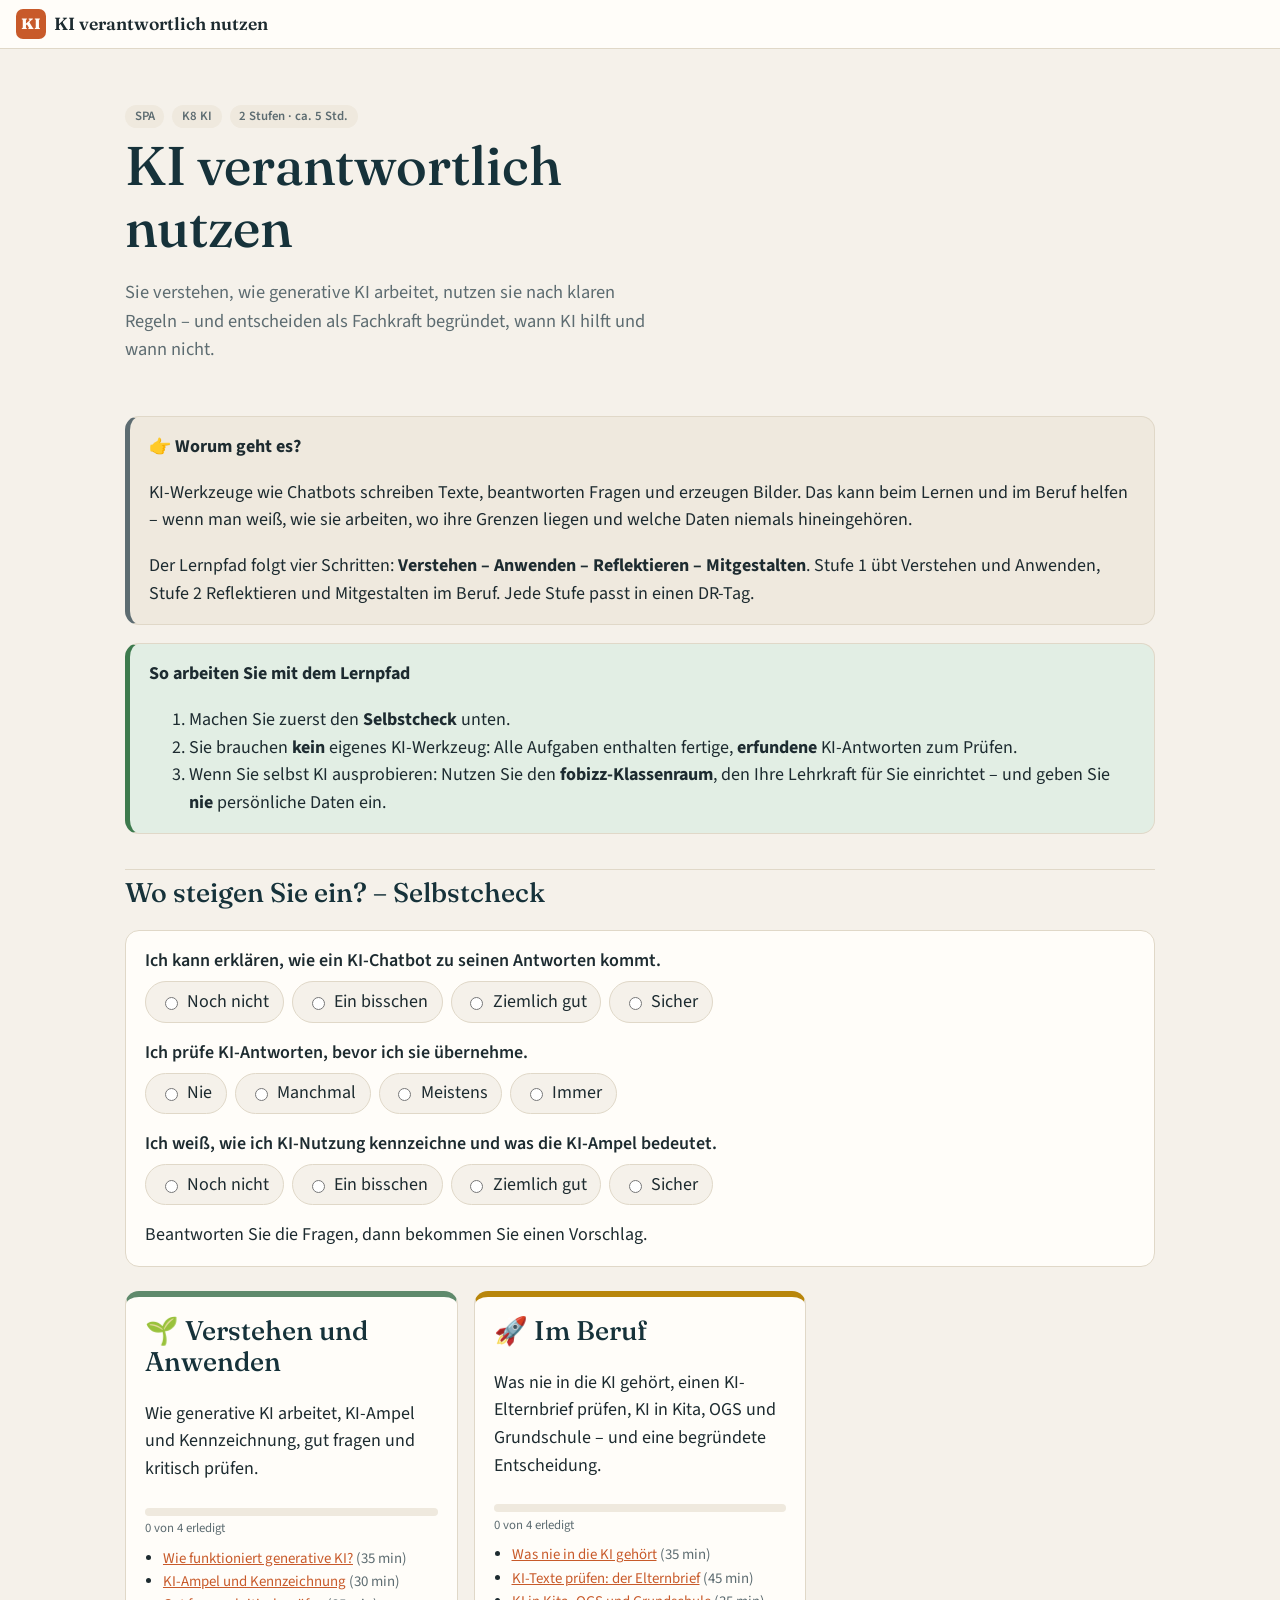
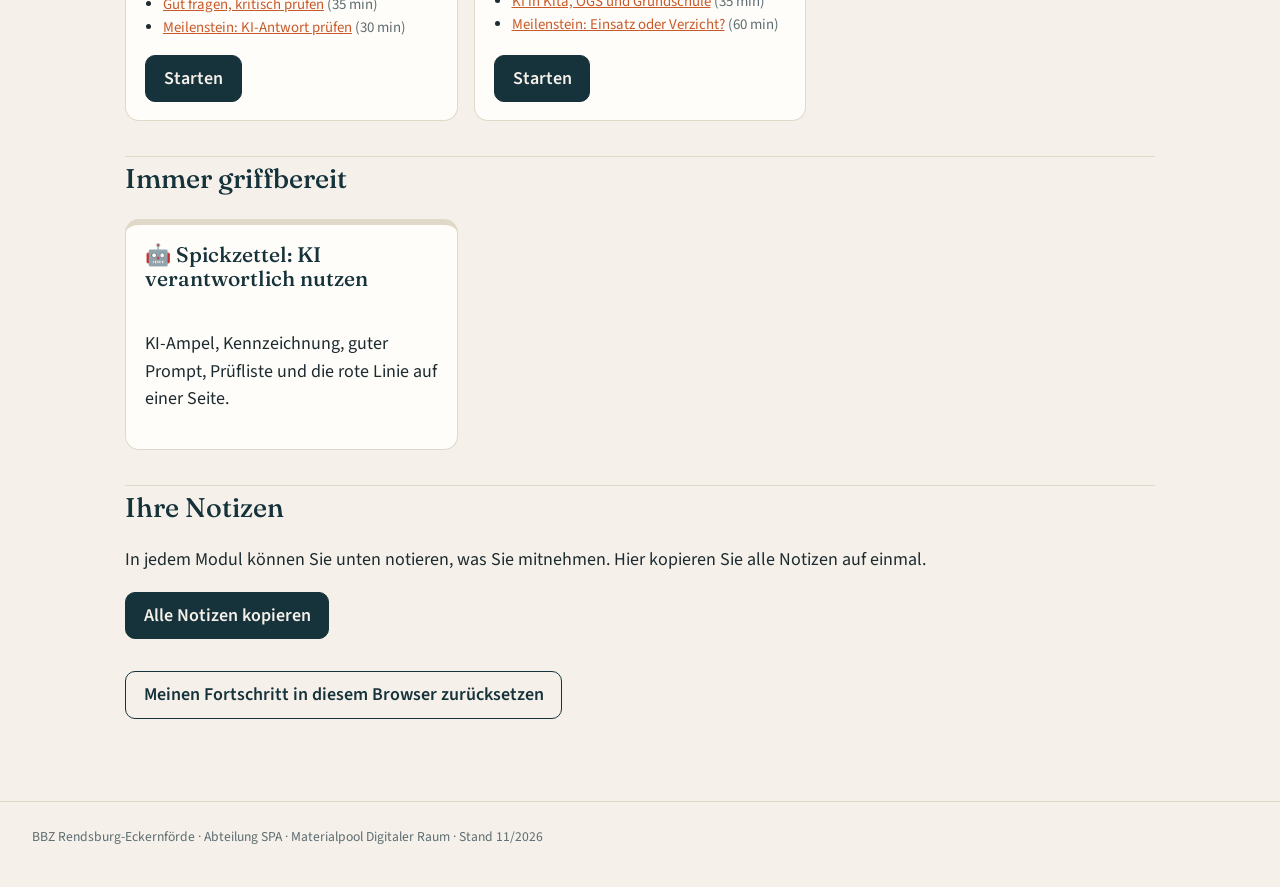
<file: docs/index.html>
<!doctype html>
<html lang="de">
<head>
<meta charset="utf-8">
<meta name="viewport" content="width=device-width, initial-scale=1">
<title>Übersicht – KI verantwortlich nutzen</title>
<link rel="stylesheet" href="assets/css/style.css">
<link rel="stylesheet" href="assets/css/kurs.css">
<script src="assets/js/kurs.js"></script>
<script src="assets/js/medien.js" defer></script>
<script src="assets/js/app.js" defer></script>
</head>
<body>
<header id="topbar"></header>
<div class="layout wide">

<main>
<section class="hero"><div class="badges"><span class="badge">SPA</span><span class="badge">K8 KI</span><span class="badge">2 Stufen · ca. 5 Std.</span></div><h1>KI verantwortlich nutzen</h1><p class="lead">Sie verstehen, wie generative KI arbeitet, nutzen sie nach klaren Regeln – und entscheiden als Fachkraft begründet, wann KI hilft und wann nicht.</p></section><div class="box note"><div class="box-title">👉 Worum geht es?</div><p>KI-Werkzeuge wie Chatbots schreiben Texte, beantworten Fragen und erzeugen Bilder. Das kann beim Lernen und im Beruf helfen – wenn man weiß, wie sie arbeiten, wo ihre Grenzen liegen und welche Daten niemals hineingehören.</p>
<p>Der Lernpfad folgt vier Schritten: <strong>Verstehen – Anwenden – Reflektieren – Mitgestalten</strong>. Stufe 1 übt Verstehen und Anwenden, Stufe 2 Reflektieren und Mitgestalten im Beruf. Jede Stufe passt in einen DR-Tag.</p>
</div><div class="box tip"><div class="box-title">So arbeiten Sie mit dem Lernpfad</div><ol>
<li>Machen Sie zuerst den <strong>Selbstcheck</strong> unten.</li>
<li>Sie brauchen <strong>kein</strong> eigenes KI-Werkzeug: Alle Aufgaben enthalten fertige, <strong>erfundene</strong> KI-Antworten zum Prüfen.</li>
<li>Wenn Sie selbst KI ausprobieren: Nutzen Sie den <strong>fobizz-Klassenraum</strong>, den Ihre Lehrkraft für Sie einrichtet – und geben Sie <strong>nie</strong> persönliche Daten ein.</li>
</ol>
</div><h2>Wo steigen Sie ein? – Selbstcheck</h2><div class="box selfcheck" id="selfcheck"><div class="scq"><p>Ich kann erklären, wie ein KI-Chatbot zu seinen Antworten kommt.</p><div class="opts"><label><input type="radio" name="q1" value="0">Noch nicht</label><label><input type="radio" name="q1" value="1">Ein bisschen</label><label><input type="radio" name="q1" value="2">Ziemlich gut</label><label><input type="radio" name="q1" value="3">Sicher</label></div></div><div class="scq"><p>Ich prüfe KI-Antworten, bevor ich sie übernehme.</p><div class="opts"><label><input type="radio" name="q2" value="0">Nie</label><label><input type="radio" name="q2" value="1">Manchmal</label><label><input type="radio" name="q2" value="2">Meistens</label><label><input type="radio" name="q2" value="3">Immer</label></div></div><div class="scq"><p>Ich weiß, wie ich KI-Nutzung kennzeichne und was die KI-Ampel bedeutet.</p><div class="opts"><label><input type="radio" name="q3" value="0">Noch nicht</label><label><input type="radio" name="q3" value="1">Ein bisschen</label><label><input type="radio" name="q3" value="2">Ziemlich gut</label><label><input type="radio" name="q3" value="3">Sicher</label></div></div><p id="suggest" aria-live="polite">Beantworten Sie die Fragen, dann bekommen Sie einen Vorschlag.</p></div><div class="levels"><div class="level-card verstehen"><h2>🌱 Verstehen und Anwenden</h2><p>Wie generative KI arbeitet, KI-Ampel und Kennzeichnung, gut fragen und kritisch prüfen.</p><div data-progress="verstehen"></div><ul data-modlist="verstehen"></ul><a class="btn" href="v1-wie-funktioniert-generative-ki.html">Starten</a></div><div class="level-card im-beruf"><h2>🚀 Im Beruf</h2><p>Was nie in die KI gehört, einen KI-Elternbrief prüfen, KI in Kita, OGS und Grundschule – und eine begründete Entscheidung.</p><div data-progress="im-beruf"></div><ul data-modlist="im-beruf"></ul><a class="btn" href="b1-was-nie-in-die-ki-gehort.html">Starten</a></div></div><h2>Immer griffbereit</h2><div class="levels"><a class="level-card" href="spickzettel.html" style="text-decoration:none;color:inherit"><h3 style="margin-top:0">🤖 Spickzettel: KI verantwortlich nutzen</h3><p>KI-Ampel, Kennzeichnung, guter Prompt, Prüfliste und die rote Linie auf einer Seite.</p></a></div><h2>Ihre Notizen</h2><p>In jedem Modul können Sie unten notieren, was Sie mitnehmen. Hier kopieren Sie alle Notizen auf einmal.</p><p><button class="btn" id="copy-notes" type="button">Alle Notizen kopieren</button> <span id="copy-notes-msg" style="color:var(--ok);font-weight:600"></span></p><p style="margin-top:2rem"><button class="btn secondary" id="reset-progress" type="button">Meinen Fortschritt in diesem Browser zurücksetzen</button></p>
</main>
</div>
<footer class="site">BBZ Rendsburg-Eckernförde · Abteilung SPA · Materialpool Digitaler Raum · Stand 11/2026</footer>
</body>
</html>
</file>
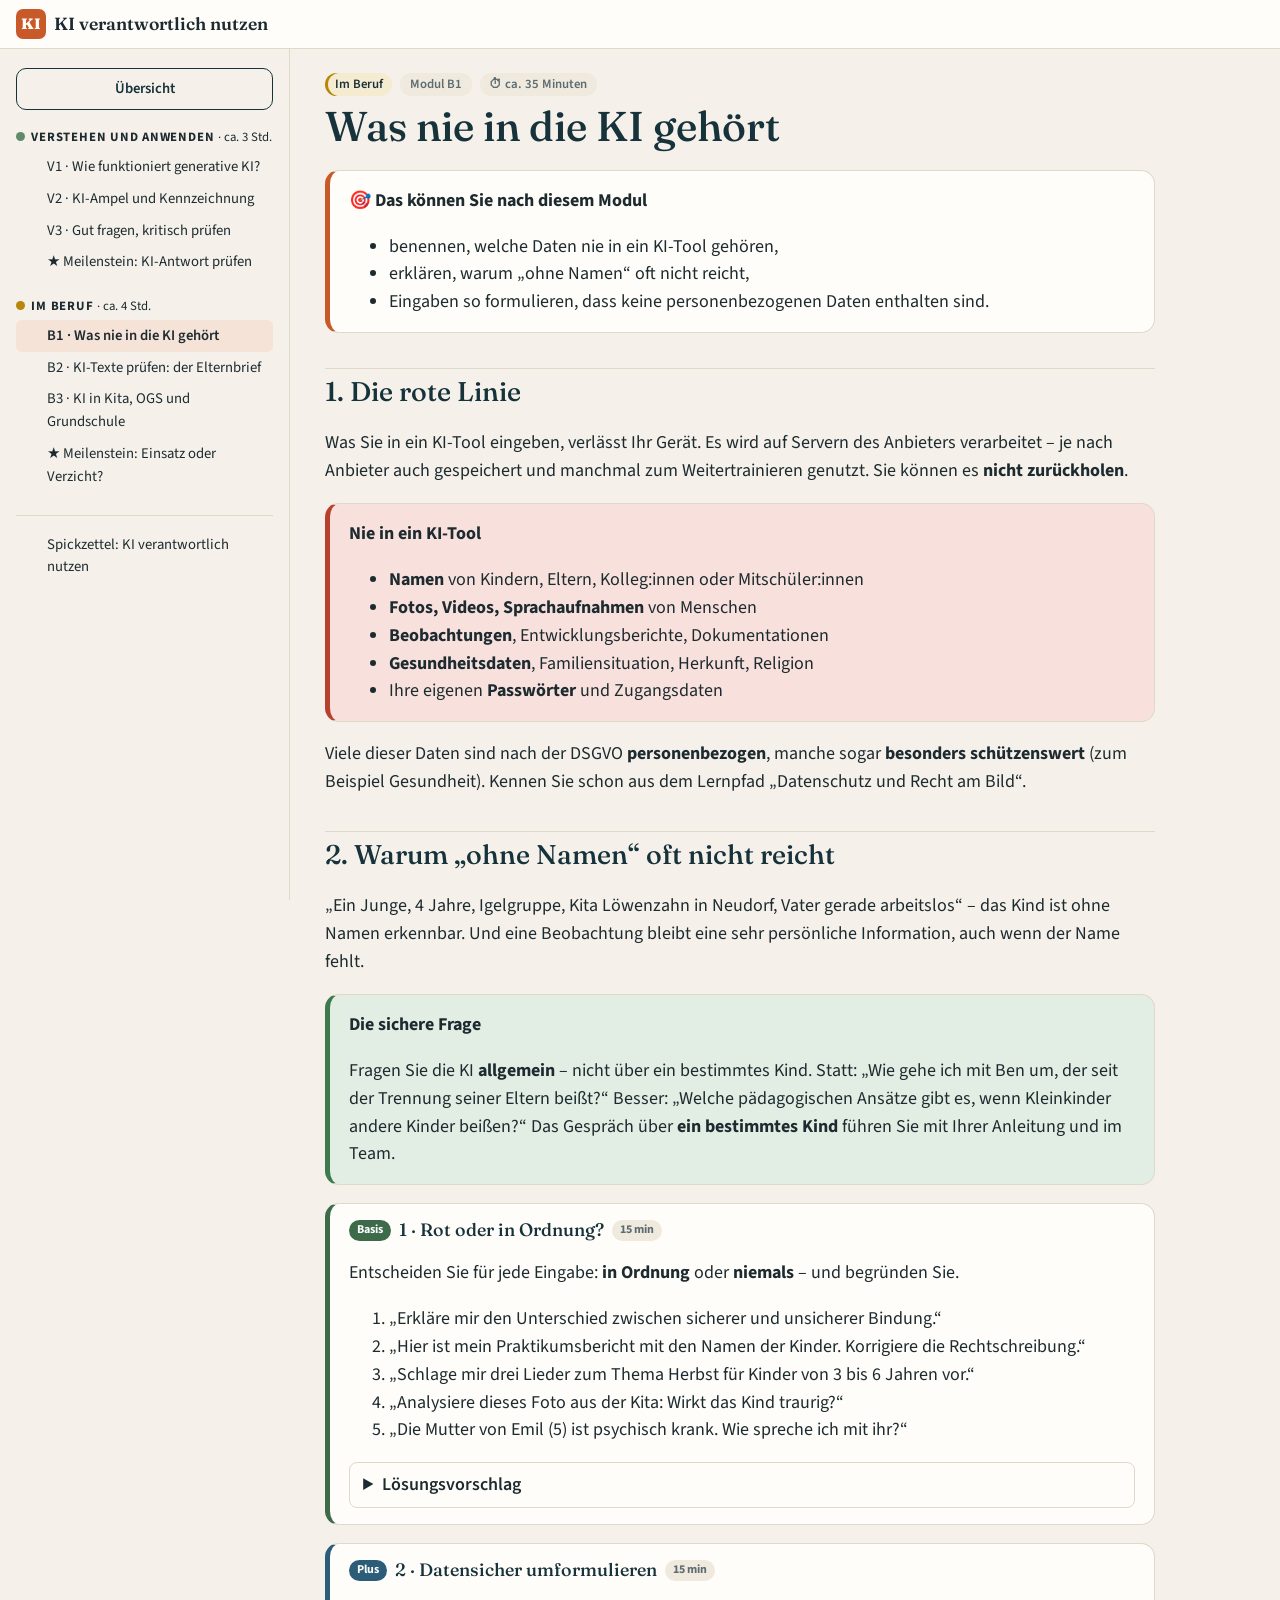
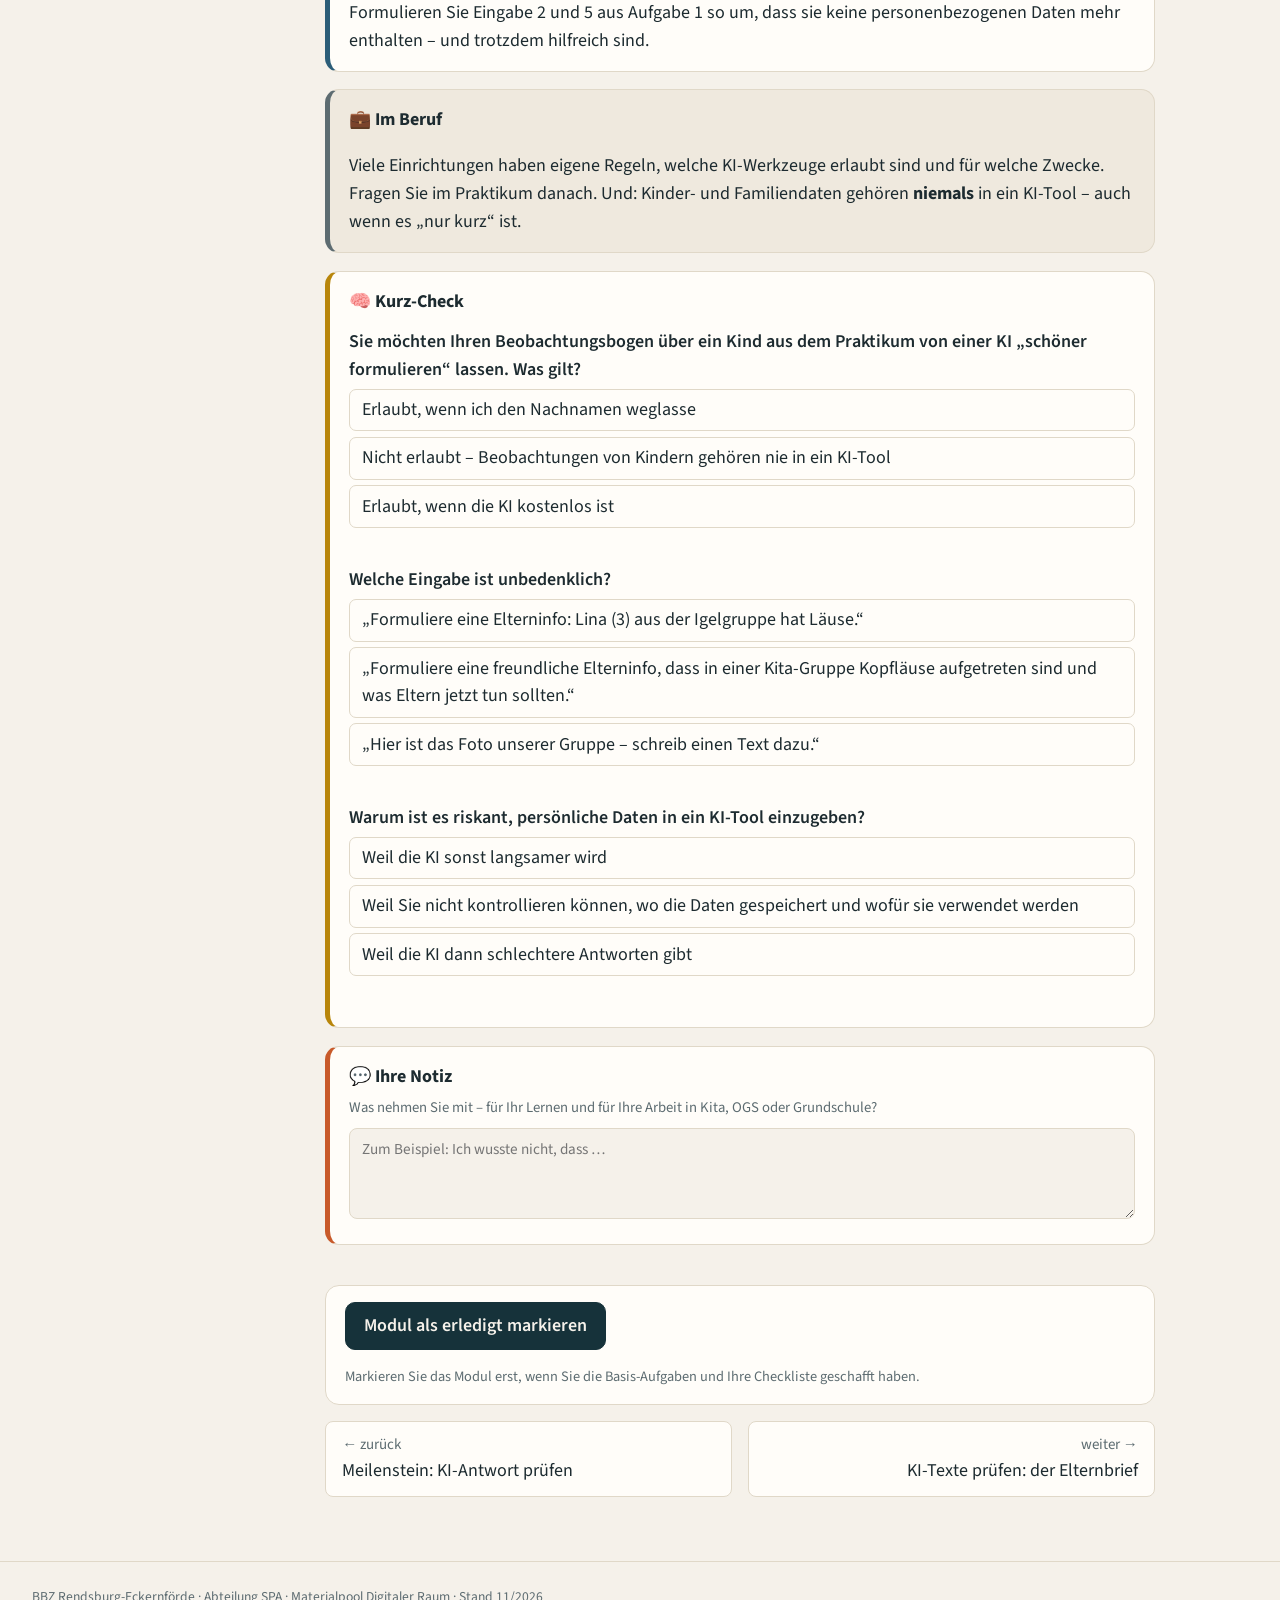
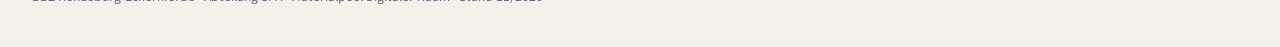
<file: docs/b1-was-nie-in-die-ki-gehort.html>
<!doctype html>
<html lang="de">
<head>
<meta charset="utf-8">
<meta name="viewport" content="width=device-width, initial-scale=1">
<title>Was nie in die KI gehört – KI verantwortlich nutzen</title>
<link rel="stylesheet" href="assets/css/style.css">
<link rel="stylesheet" href="assets/css/kurs.css">
<script src="assets/js/kurs.js"></script>
<script src="assets/js/medien.js" defer></script>
<script src="assets/js/app.js" defer></script>
</head>
<body data-module="b1">
<header id="topbar"></header>
<div class="layout">
<nav id="sidebar" aria-label="Lernpfad"></nav>
<main>
<div class="box goals"><div class="box-title">🎯 Das können Sie nach diesem Modul</div><ul><li>benennen, welche Daten nie in ein KI-Tool gehören,</li><li>erklären, warum „ohne Namen“ oft nicht reicht,</li><li>Eingaben so formulieren, dass keine personenbezogenen Daten enthalten sind.</li></ul></div><h2>1. Die rote Linie</h2>
<p>Was Sie in ein KI-Tool eingeben, verlässt Ihr Gerät. Es wird auf Servern des Anbieters verarbeitet – je nach Anbieter auch gespeichert und manchmal zum Weitertrainieren genutzt. Sie können es <strong>nicht zurückholen</strong>.</p>
<div class="box warn"><div class="box-title">Nie in ein KI-Tool</div><ul>
<li><strong>Namen</strong> von Kindern, Eltern, Kolleg:innen oder Mitschüler:innen</li>
<li><strong>Fotos, Videos, Sprachaufnahmen</strong> von Menschen</li>
<li><strong>Beobachtungen</strong>, Entwicklungsberichte, Dokumentationen</li>
<li><strong>Gesundheitsdaten</strong>, Familiensituation, Herkunft, Religion</li>
<li>Ihre eigenen <strong>Passwörter</strong> und Zugangsdaten</li>
</ul>
</div><p>Viele dieser Daten sind nach der DSGVO <strong>personenbezogen</strong>, manche sogar <strong>besonders schützenswert</strong> (zum Beispiel Gesundheit). Kennen Sie schon aus dem Lernpfad „Datenschutz und Recht am Bild“.</p>
<h2>2. Warum „ohne Namen“ oft nicht reicht</h2>
<p>„Ein Junge, 4 Jahre, Igelgruppe, Kita Löwenzahn in Neudorf, Vater gerade arbeitslos“ – das Kind ist ohne Namen erkennbar. Und eine Beobachtung bleibt eine sehr persönliche Information, auch wenn der Name fehlt.</p>
<div class="box tip"><div class="box-title">Die sichere Frage</div><p>Fragen Sie die KI <strong>allgemein</strong> – nicht über ein bestimmtes Kind.
Statt: „Wie gehe ich mit Ben um, der seit der Trennung seiner Eltern beißt?“
Besser: „Welche pädagogischen Ansätze gibt es, wenn Kleinkinder andere Kinder beißen?“
Das Gespräch über <strong>ein bestimmtes Kind</strong> führen Sie mit Ihrer Anleitung und im Team.</p>
</div><div class="box task basis"><div class="task-head"><span class="lvl basis">Basis</span><h3>1 · Rot oder in Ordnung?</h3><span class="lvl time">15 min</span></div><p>Entscheiden Sie für jede Eingabe: <strong>in Ordnung</strong> oder <strong>niemals</strong> – und begründen Sie.</p>
<ol>
<li>„Erkläre mir den Unterschied zwischen sicherer und unsicherer Bindung.“</li>
<li>„Hier ist mein Praktikumsbericht mit den Namen der Kinder. Korrigiere die Rechtschreibung.“</li>
<li>„Schlage mir drei Lieder zum Thema Herbst für Kinder von 3 bis 6 Jahren vor.“</li>
<li>„Analysiere dieses Foto aus der Kita: Wirkt das Kind traurig?“</li>
<li>„Die Mutter von Emil (5) ist psychisch krank. Wie spreche ich mit ihr?“</li>
</ol>
<details><summary>Lösungsvorschlag</summary><ol>
<li><strong>In Ordnung</strong> – allgemeine Fachfrage.</li>
<li><strong>Niemals</strong> – Namen und Praxisdaten. Erst alle Namen und erkennbaren Angaben entfernen; Beobachtungen ganz herauslassen.</li>
<li><strong>In Ordnung.</strong></li>
<li><strong>Niemals</strong> – Foto eines Kindes.</li>
<li><strong>Niemals</strong> – Name und Gesundheitsdaten. Allgemein fragen („Wie führe ich ein wertschätzendes Elterngespräch in einer belastenden Familiensituation?“) und den konkreten Fall mit der Anleitung besprechen.</li>
</ol>
</details></div><div class="box task plus"><div class="task-head"><span class="lvl plus">Plus</span><h3>2 · Datensicher umformulieren</h3><span class="lvl time">15 min</span></div><p>Formulieren Sie Eingabe 2 und 5 aus Aufgabe 1 so um, dass sie keine personenbezogenen Daten mehr enthalten – und trotzdem hilfreich sind.</p>
</div><div class="box note"><div class="box-title">💼 Im Beruf</div><p>Viele Einrichtungen haben eigene Regeln, welche KI-Werkzeuge erlaubt sind und für welche Zwecke. Fragen Sie im Praktikum danach. Und: Kinder- und Familiendaten gehören <strong>niemals</strong> in ein KI-Tool – auch wenn es „nur kurz“ ist.</p>
</div><div class="box quiz"><div class="box-title">🧠 Kurz-Check</div><div class="qa" data-right="2"><p class="q">Sie möchten Ihren Beobachtungsbogen über ein Kind aus dem Praktikum von einer KI „schöner formulieren“ lassen. Was gilt?</p><ol><li>Erlaubt, wenn ich den Nachnamen weglasse</li><li>Nicht erlaubt – Beobachtungen von Kindern gehören nie in ein KI-Tool</li><li>Erlaubt, wenn die KI kostenlos ist</li></ol><p class="fb" data-ok="Richtig. Beobachtungen sind sehr persönliche Daten über ein Kind – sie gehören nie in ein KI-Tool." data-no="Auch ohne Nachnamen bleibt die Beobachtung eine persönliche Information über ein bestimmtes Kind. Sie gehört nie in ein KI-Tool."></p></div><div class="qa" data-right="2"><p class="q">Welche Eingabe ist unbedenklich?</p><ol><li>„Formuliere eine Elterninfo: Lina (3) aus der Igelgruppe hat Läuse.“</li><li>„Formuliere eine freundliche Elterninfo, dass in einer Kita-Gruppe Kopfläuse aufgetreten sind und was Eltern jetzt tun sollten.“</li><li>„Hier ist das Foto unserer Gruppe – schreib einen Text dazu.“</li></ol><p class="fb" data-ok="Genau. Allgemein formuliert, ohne Namen, Gruppe oder Foto." data-no="Namen, Gruppen und Fotos machen Kinder erkennbar. Formulieren Sie die Eingabe allgemein."></p></div><div class="qa" data-right="2"><p class="q">Warum ist es riskant, persönliche Daten in ein KI-Tool einzugeben?</p><ol><li>Weil die KI sonst langsamer wird</li><li>Weil Sie nicht kontrollieren können, wo die Daten gespeichert und wofür sie verwendet werden</li><li>Weil die KI dann schlechtere Antworten gibt</li></ol><p class="fb" data-ok="Richtig. Eingaben werden je nach Anbieter gespeichert und können weiterverwendet werden." data-no="Das Problem ist die Kontrolle: Eingaben können gespeichert und weiterverwendet werden."></p></div></div>
</main>
</div>
<footer class="site">BBZ Rendsburg-Eckernförde · Abteilung SPA · Materialpool Digitaler Raum · Stand 11/2026</footer>
</body>
</html>
</file>
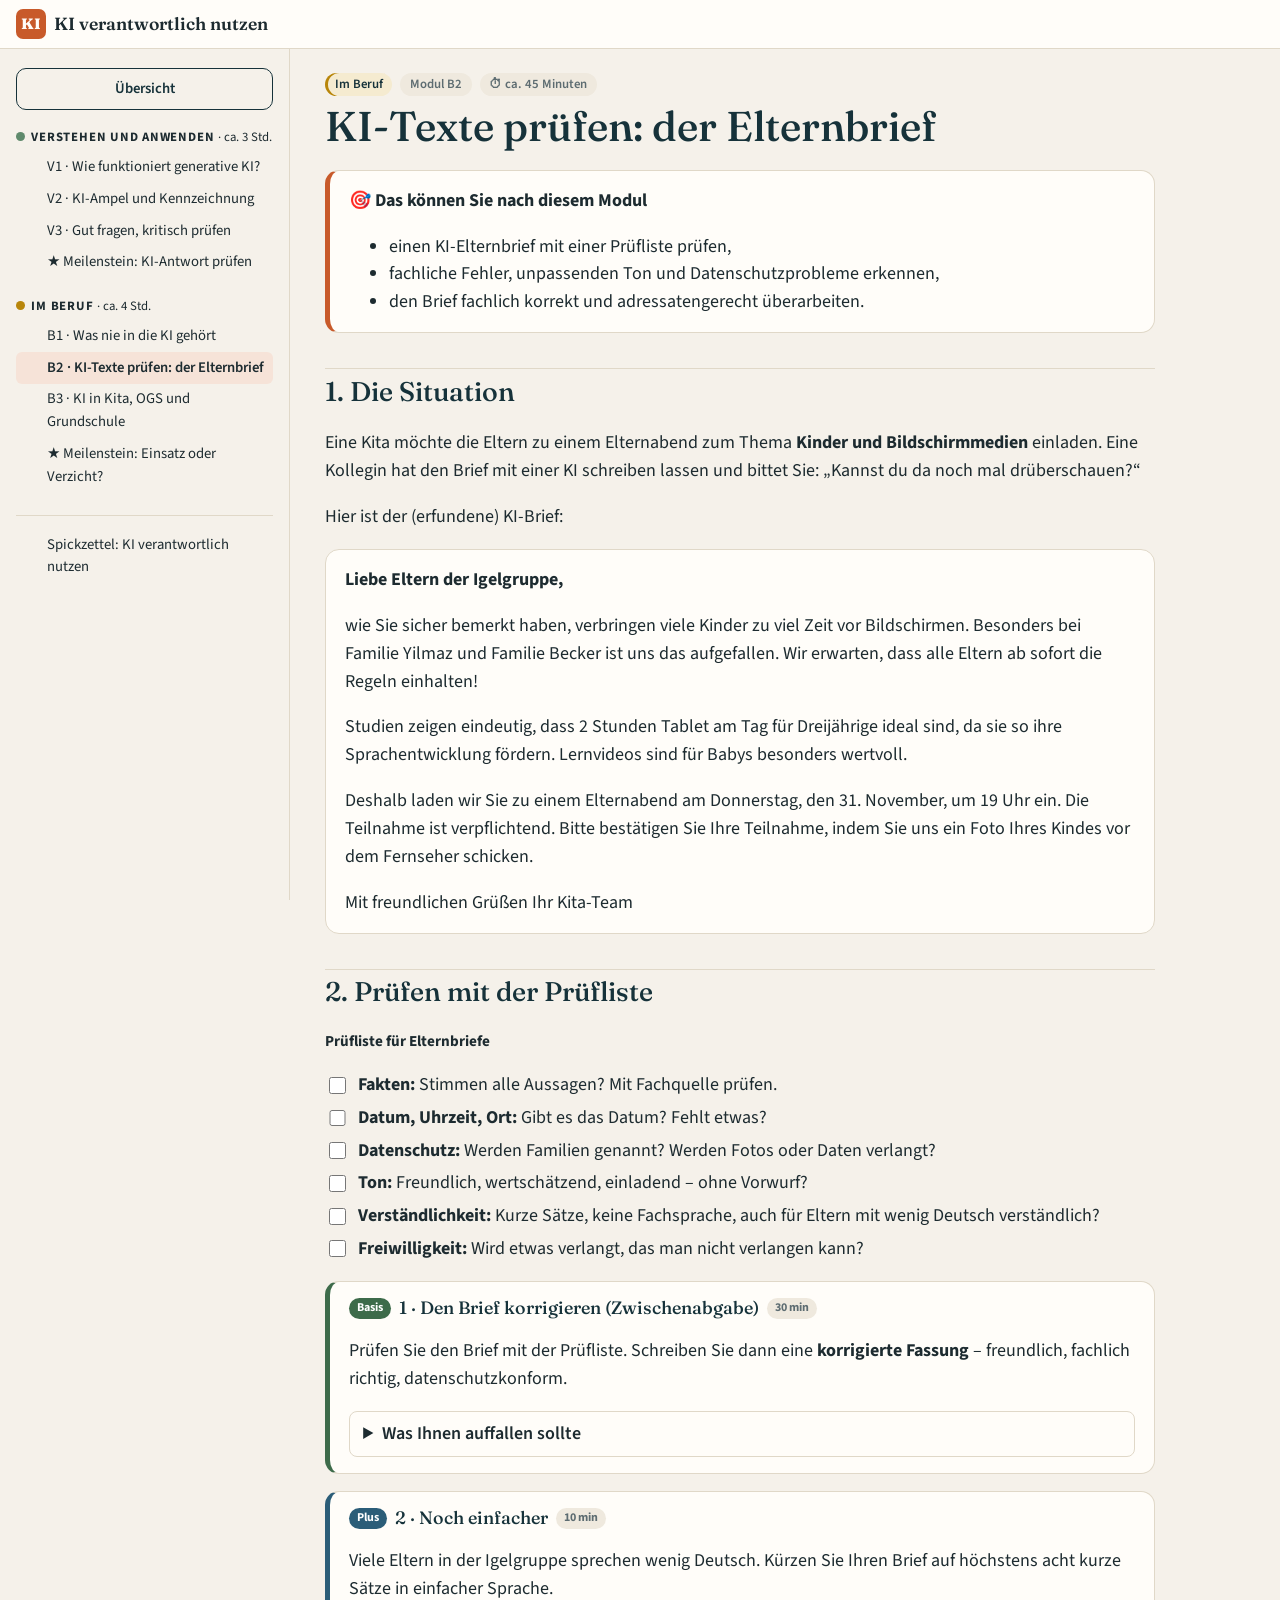
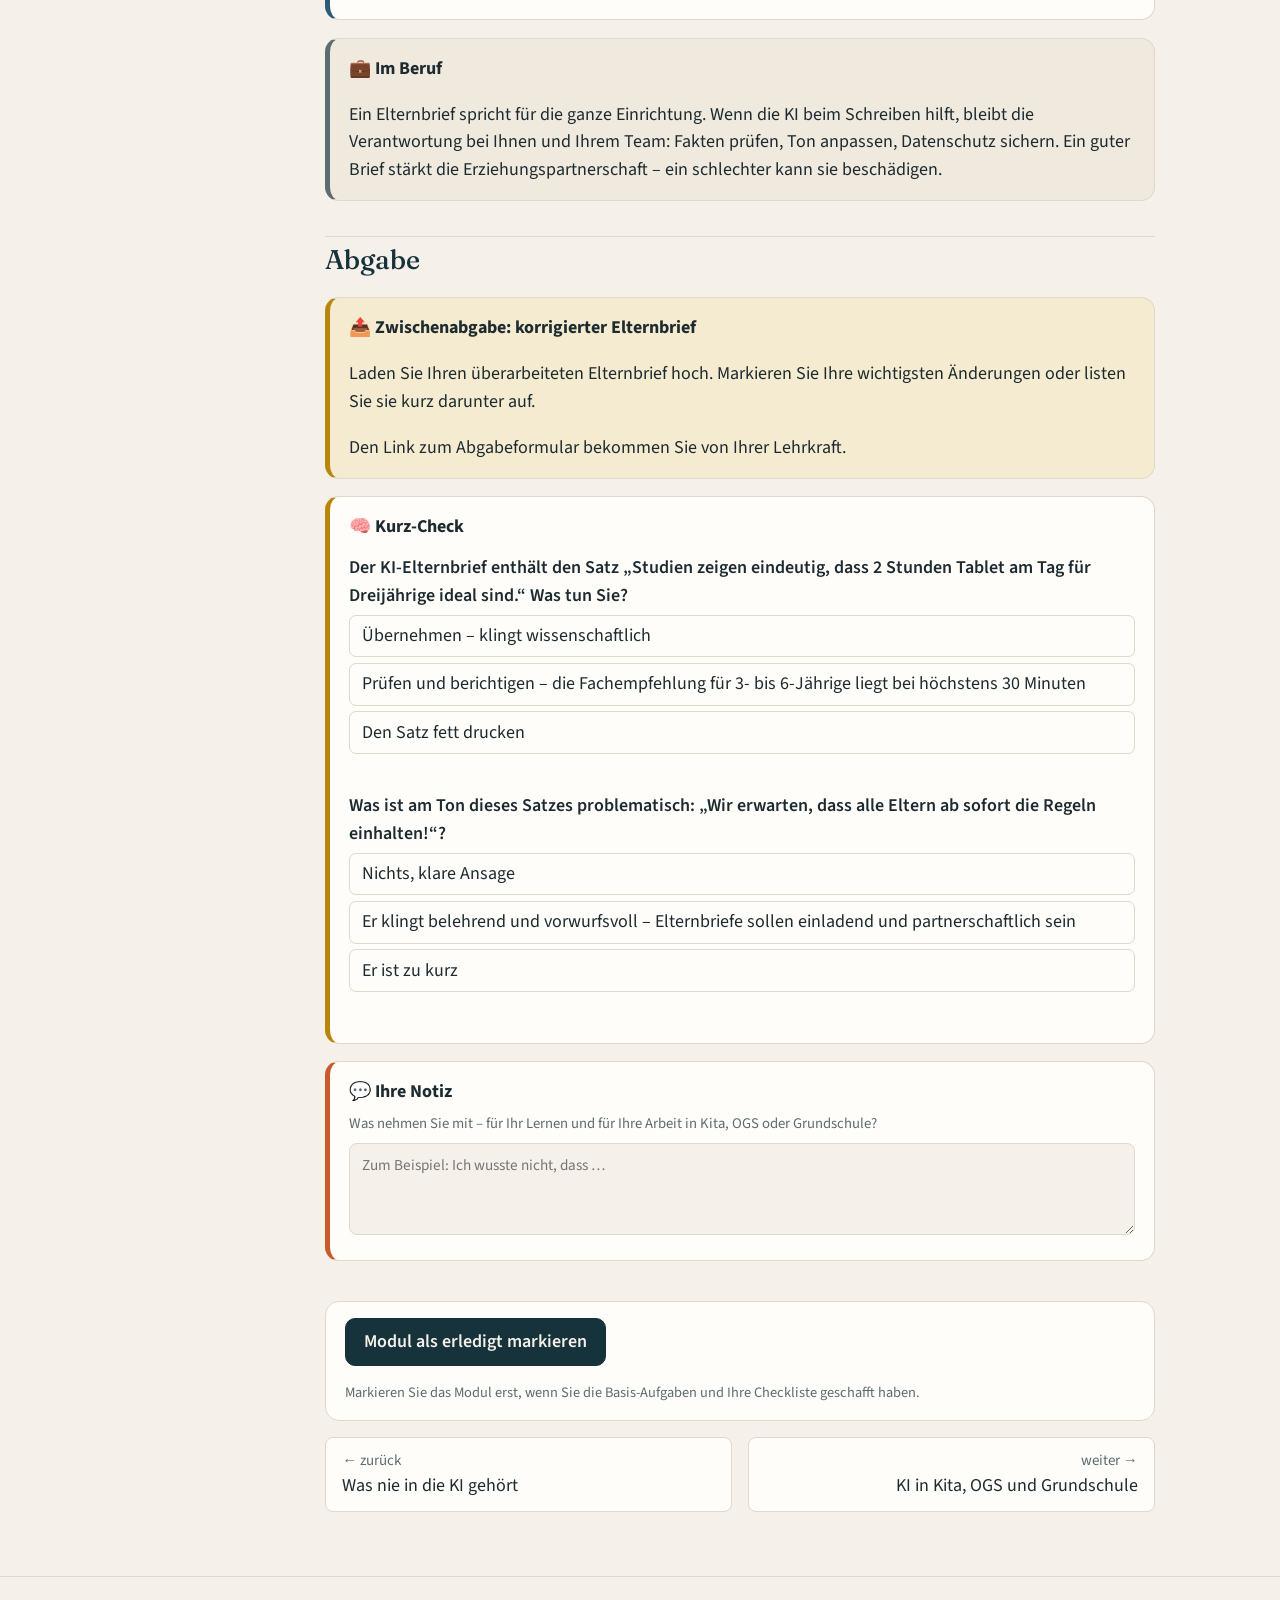
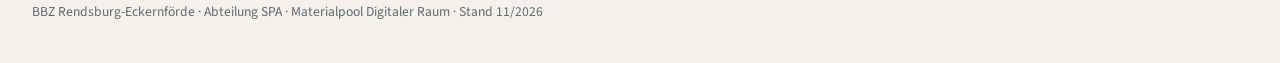
<file: docs/b2-ki-texte-prufen-der-elternbrief.html>
<!doctype html>
<html lang="de">
<head>
<meta charset="utf-8">
<meta name="viewport" content="width=device-width, initial-scale=1">
<title>KI-Texte prüfen: der Elternbrief – KI verantwortlich nutzen</title>
<link rel="stylesheet" href="assets/css/style.css">
<link rel="stylesheet" href="assets/css/kurs.css">
<script src="assets/js/kurs.js"></script>
<script src="assets/js/medien.js" defer></script>
<script src="assets/js/app.js" defer></script>
</head>
<body data-module="b2">
<header id="topbar"></header>
<div class="layout">
<nav id="sidebar" aria-label="Lernpfad"></nav>
<main>
<div class="box goals"><div class="box-title">🎯 Das können Sie nach diesem Modul</div><ul><li>einen KI-Elternbrief mit einer Prüfliste prüfen,</li><li>fachliche Fehler, unpassenden Ton und Datenschutzprobleme erkennen,</li><li>den Brief fachlich korrekt und adressatengerecht überarbeiten.</li></ul></div><h2>1. Die Situation</h2>
<p>Eine Kita möchte die Eltern zu einem Elternabend zum Thema <strong>Kinder und Bildschirmmedien</strong> einladen. Eine Kollegin hat den Brief mit einer KI schreiben lassen und bittet Sie: „Kannst du da noch mal drüberschauen?“</p>
<p>Hier ist der (erfundene) KI-Brief:</p>
<div class="box plain"><p><strong>Liebe Eltern der Igelgruppe,</strong></p>
<p>wie Sie sicher bemerkt haben, verbringen viele Kinder zu viel Zeit vor Bildschirmen. Besonders bei Familie Yilmaz und Familie Becker ist uns das aufgefallen. Wir erwarten, dass alle Eltern ab sofort die Regeln einhalten!</p>
<p>Studien zeigen eindeutig, dass 2 Stunden Tablet am Tag für Dreijährige ideal sind, da sie so ihre Sprachentwicklung fördern. Lernvideos sind für Babys besonders wertvoll.</p>
<p>Deshalb laden wir Sie zu einem Elternabend am Donnerstag, den 31. November, um 19 Uhr ein. Die Teilnahme ist verpflichtend. Bitte bestätigen Sie Ihre Teilnahme, indem Sie uns ein Foto Ihres Kindes vor dem Fernseher schicken.</p>
<p>Mit freundlichen Grüßen
Ihr Kita-Team</p>
</div><h2>2. Prüfen mit der Prüfliste</h2>
<div class="checkliste"><div class="check-title">Prüfliste für Elternbriefe</div><ul class="check">
<li><strong>Fakten:</strong> Stimmen alle Aussagen? Mit Fachquelle prüfen.</li>
<li><strong>Datum, Uhrzeit, Ort:</strong> Gibt es das Datum? Fehlt etwas?</li>
<li><strong>Datenschutz:</strong> Werden Familien genannt? Werden Fotos oder Daten verlangt?</li>
<li><strong>Ton:</strong> Freundlich, wertschätzend, einladend – ohne Vorwurf?</li>
<li><strong>Verständlichkeit:</strong> Kurze Sätze, keine Fachsprache, auch für Eltern mit wenig Deutsch verständlich?</li>
<li><strong>Freiwilligkeit:</strong> Wird etwas verlangt, das man nicht verlangen kann?</li>
</ul>
</div><div class="box task basis"><div class="task-head"><span class="lvl basis">Basis</span><h3>1 · Den Brief korrigieren (Zwischenabgabe)</h3><span class="lvl time">30 min</span></div><p>Prüfen Sie den Brief mit der Prüfliste. Schreiben Sie dann eine <strong>korrigierte Fassung</strong> – freundlich, fachlich richtig, datenschutzkonform.</p>
<details><summary>Was Ihnen auffallen sollte</summary><ul>
<li><strong>Datenschutz:</strong> Zwei Familien werden namentlich genannt – geht gar nicht. Ein Foto des Kindes als „Bestätigung“ zu verlangen, ebenfalls nicht.</li>
<li><strong>Fakten:</strong> „2 Stunden ideal“ und „Lernvideos für Babys wertvoll“ sind falsch. Die Leitlinie empfiehlt unter 3 Jahren möglichst keine Bildschirmmedien und für 3- bis 6-Jährige höchstens 30 Minuten am Tag.</li>
<li><strong>Datum:</strong> Den 31. November gibt es nicht.</li>
<li><strong>Ton:</strong> „Wir erwarten …“ und „verpflichtend“ sind belehrend; ein Elternabend ist eine Einladung.</li>
<li><strong>Fehlend:</strong> Ort, Ansprechperson, wie man sich anmeldet.</li>
</ul>
</details></div><div class="box task plus"><div class="task-head"><span class="lvl plus">Plus</span><h3>2 · Noch einfacher</h3><span class="lvl time">10 min</span></div><p>Viele Eltern in der Igelgruppe sprechen wenig Deutsch. Kürzen Sie Ihren Brief auf höchstens acht kurze Sätze in einfacher Sprache.</p>
</div><div class="box note"><div class="box-title">💼 Im Beruf</div><p>Ein Elternbrief spricht für die ganze Einrichtung. Wenn die KI beim Schreiben hilft, bleibt die Verantwortung bei Ihnen und Ihrem Team: Fakten prüfen, Ton anpassen, Datenschutz sichern. Ein guter Brief stärkt die Erziehungspartnerschaft – ein schlechter kann sie beschädigen.</p>
</div><h2>Abgabe</h2><div class="box download"><div class="box-title">📤 Zwischenabgabe: korrigierter Elternbrief</div><p>Laden Sie Ihren überarbeiteten Elternbrief hoch. Markieren Sie Ihre wichtigsten Änderungen oder listen Sie sie kurz darunter auf.</p>
<div class="abgabe" data-option="KI-Texte prüfen: der Elternbrief"></div></div><div class="box quiz"><div class="box-title">🧠 Kurz-Check</div><div class="qa" data-right="2"><p class="q">Der KI-Elternbrief enthält den Satz „Studien zeigen eindeutig, dass 2 Stunden Tablet am Tag für Dreijährige ideal sind.“ Was tun Sie?</p><ol><li>Übernehmen – klingt wissenschaftlich</li><li>Prüfen und berichtigen – die Fachempfehlung für 3- bis 6-Jährige liegt bei höchstens 30 Minuten</li><li>Den Satz fett drucken</li></ol><p class="fb" data-ok="Richtig. Die KI hat hier etwas Falsches behauptet. Ihre Fachquelle entscheidet." data-no="Klingt wissenschaftlich, ist aber falsch. Die Leitlinie empfiehlt für 3- bis 6-Jährige höchstens 30 Minuten am Tag."></p></div><div class="qa" data-right="2"><p class="q">Was ist am Ton dieses Satzes problematisch: „Wir erwarten, dass alle Eltern ab sofort die Regeln einhalten!“?</p><ol><li>Nichts, klare Ansage</li><li>Er klingt belehrend und vorwurfsvoll – Elternbriefe sollen einladend und partnerschaftlich sein</li><li>Er ist zu kurz</li></ol><p class="fb" data-ok="Genau. Erziehungspartnerschaft heißt: freundlich, wertschätzend, auf Augenhöhe." data-no="Elternbriefe sind Teil der Erziehungspartnerschaft. Belehrender Ton schreckt Eltern ab."></p></div></div>
</main>
</div>
<footer class="site">BBZ Rendsburg-Eckernförde · Abteilung SPA · Materialpool Digitaler Raum · Stand 11/2026</footer>
</body>
</html>
</file>
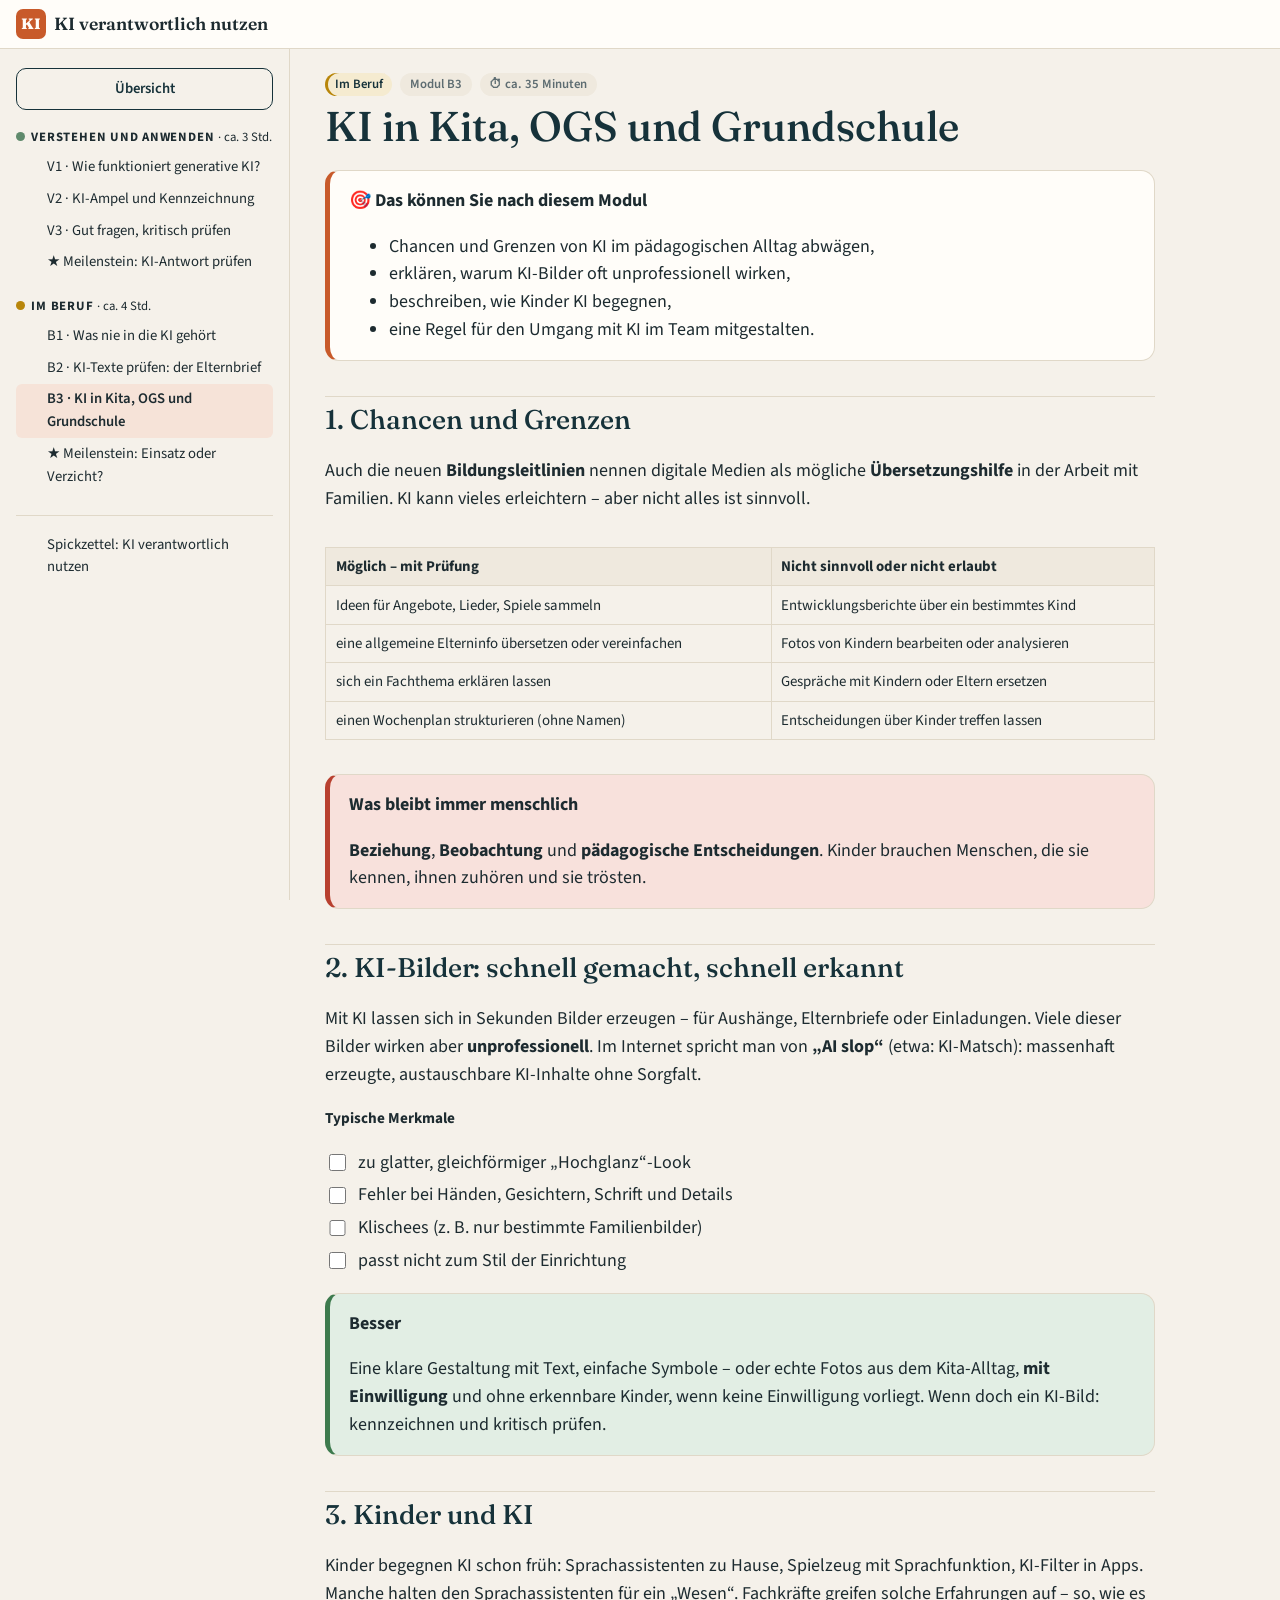
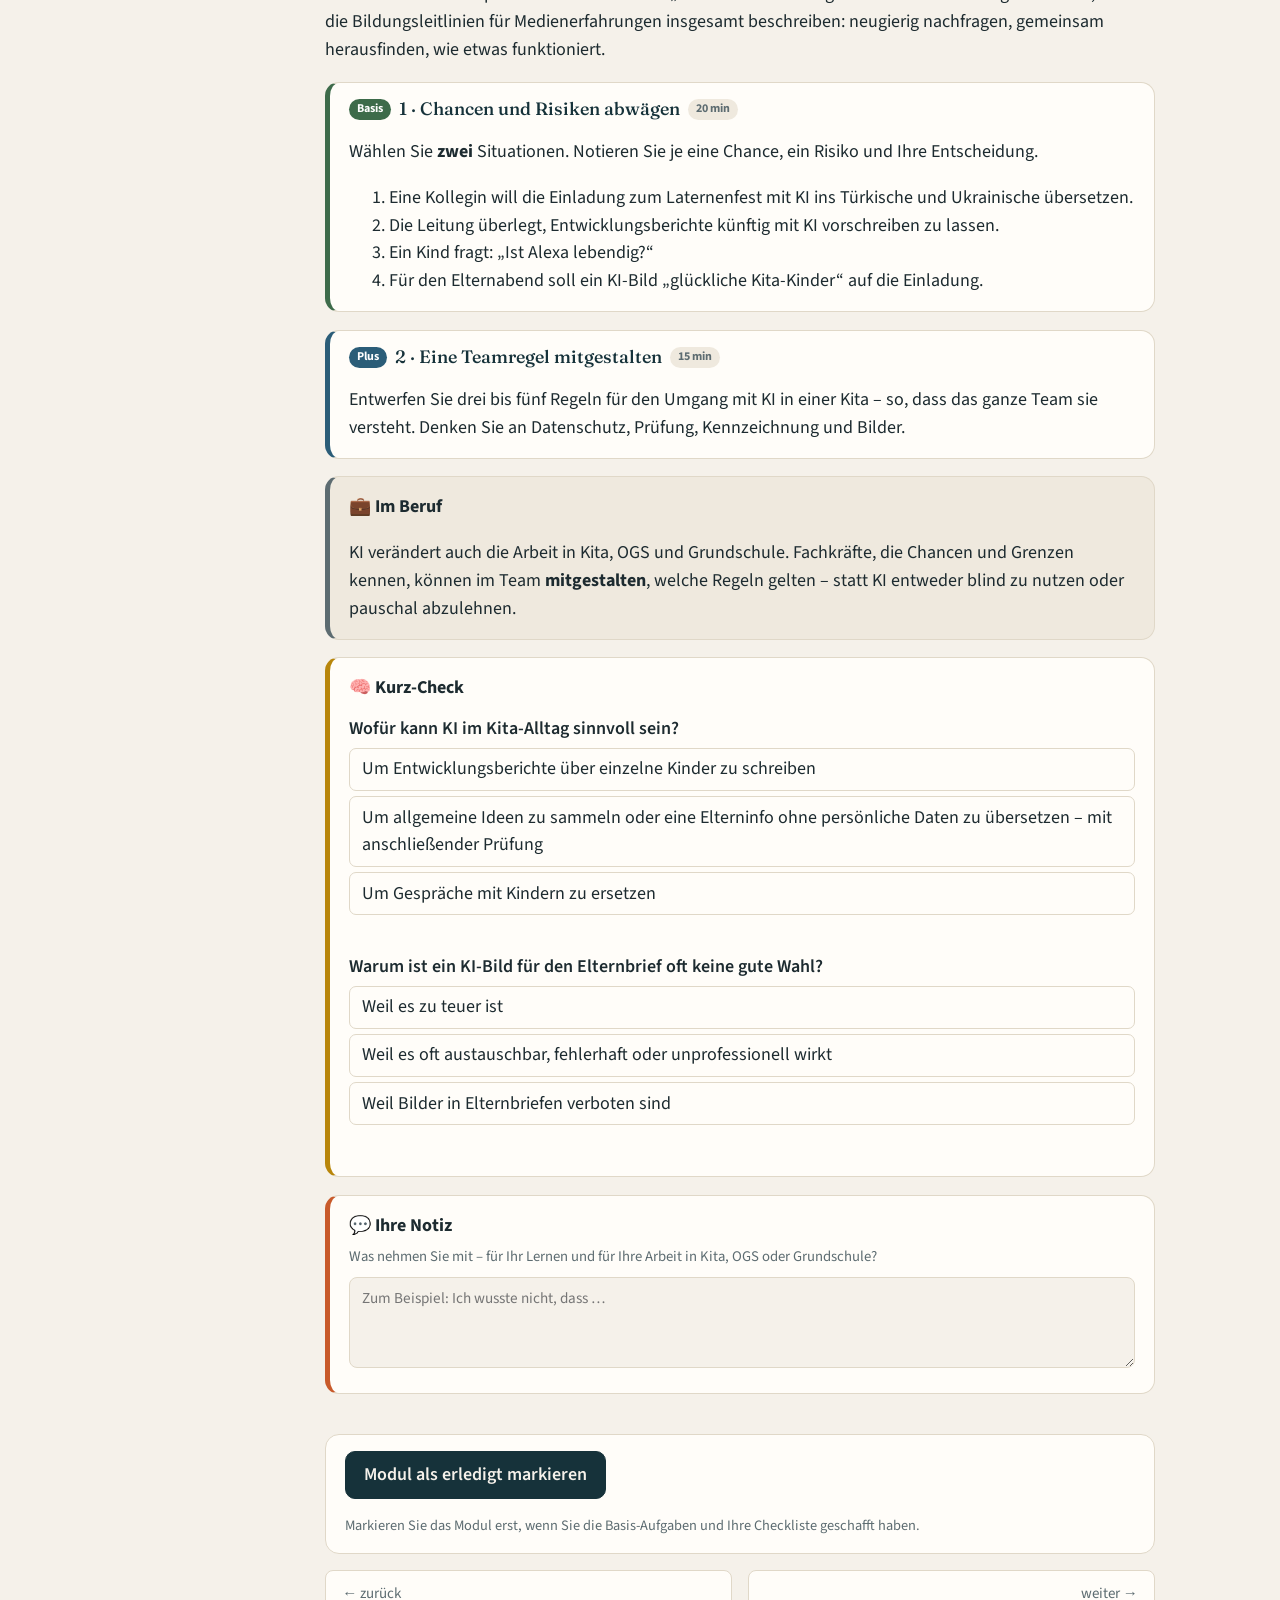
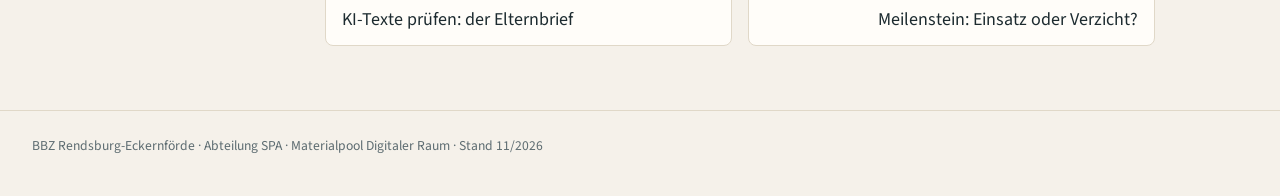
<file: docs/b3-ki-in-kita-ogs-und-grundschule.html>
<!doctype html>
<html lang="de">
<head>
<meta charset="utf-8">
<meta name="viewport" content="width=device-width, initial-scale=1">
<title>KI in Kita, OGS und Grundschule – KI verantwortlich nutzen</title>
<link rel="stylesheet" href="assets/css/style.css">
<link rel="stylesheet" href="assets/css/kurs.css">
<script src="assets/js/kurs.js"></script>
<script src="assets/js/medien.js" defer></script>
<script src="assets/js/app.js" defer></script>
</head>
<body data-module="b3">
<header id="topbar"></header>
<div class="layout">
<nav id="sidebar" aria-label="Lernpfad"></nav>
<main>
<div class="box goals"><div class="box-title">🎯 Das können Sie nach diesem Modul</div><ul><li>Chancen und Grenzen von KI im pädagogischen Alltag abwägen,</li><li>erklären, warum KI-Bilder oft unprofessionell wirken,</li><li>beschreiben, wie Kinder KI begegnen,</li><li>eine Regel für den Umgang mit KI im Team mitgestalten.</li></ul></div><h2>1. Chancen und Grenzen</h2>
<p>Auch die neuen <strong>Bildungsleitlinien</strong> nennen digitale Medien als mögliche <strong>Übersetzungshilfe</strong> in der Arbeit mit Familien. KI kann vieles erleichtern – aber nicht alles ist sinnvoll.</p>
<div class="table-wrap"><table>
<thead>
<tr>
<th>Möglich – mit Prüfung</th>
<th>Nicht sinnvoll oder nicht erlaubt</th>
</tr>
</thead>
<tbody>
<tr>
<td>Ideen für Angebote, Lieder, Spiele sammeln</td>
<td>Entwicklungsberichte über ein bestimmtes Kind</td>
</tr>
<tr>
<td>eine allgemeine Elterninfo übersetzen oder vereinfachen</td>
<td>Fotos von Kindern bearbeiten oder analysieren</td>
</tr>
<tr>
<td>sich ein Fachthema erklären lassen</td>
<td>Gespräche mit Kindern oder Eltern ersetzen</td>
</tr>
<tr>
<td>einen Wochenplan strukturieren (ohne Namen)</td>
<td>Entscheidungen über Kinder treffen lassen</td>
</tr>
</tbody>
</table></div>
<div class="box warn"><div class="box-title">Was bleibt immer menschlich</div><p><strong>Beziehung</strong>, <strong>Beobachtung</strong> und <strong>pädagogische Entscheidungen</strong>. Kinder brauchen Menschen, die sie kennen, ihnen zuhören und sie trösten.</p>
</div><h2>2. KI-Bilder: schnell gemacht, schnell erkannt</h2>
<p>Mit KI lassen sich in Sekunden Bilder erzeugen – für Aushänge, Elternbriefe oder Einladungen. Viele dieser Bilder wirken aber <strong>unprofessionell</strong>. Im Internet spricht man von <strong>„AI slop“</strong> (etwa: KI-Matsch): massenhaft erzeugte, austauschbare KI-Inhalte ohne Sorgfalt.</p>
<div class="checkliste"><div class="check-title">Typische Merkmale</div><ul class="check">
<li>zu glatter, gleichförmiger „Hochglanz“-Look</li>
<li>Fehler bei Händen, Gesichtern, Schrift und Details</li>
<li>Klischees (z. B. nur bestimmte Familienbilder)</li>
<li>passt nicht zum Stil der Einrichtung</li>
</ul>
</div><div class="box tip"><div class="box-title">Besser</div><p>Eine klare Gestaltung mit Text, einfache Symbole – oder echte Fotos aus dem Kita-Alltag, <strong>mit Einwilligung</strong> und ohne erkennbare Kinder, wenn keine Einwilligung vorliegt. Wenn doch ein KI-Bild: kennzeichnen und kritisch prüfen.</p>
</div><h2>3. Kinder und KI</h2>
<p>Kinder begegnen KI schon früh: Sprachassistenten zu Hause, Spielzeug mit Sprachfunktion, KI-Filter in Apps. Manche halten den Sprachassistenten für ein „Wesen“. Fachkräfte greifen solche Erfahrungen auf – so, wie es die Bildungsleitlinien für Medienerfahrungen insgesamt beschreiben: neugierig nachfragen, gemeinsam herausfinden, wie etwas funktioniert.</p>
<div class="box task basis"><div class="task-head"><span class="lvl basis">Basis</span><h3>1 · Chancen und Risiken abwägen</h3><span class="lvl time">20 min</span></div><p>Wählen Sie <strong>zwei</strong> Situationen. Notieren Sie je eine Chance, ein Risiko und Ihre Entscheidung.</p>
<ol>
<li>Eine Kollegin will die Einladung zum Laternenfest mit KI ins Türkische und Ukrainische übersetzen.</li>
<li>Die Leitung überlegt, Entwicklungsberichte künftig mit KI vorschreiben zu lassen.</li>
<li>Ein Kind fragt: „Ist Alexa lebendig?“</li>
<li>Für den Elternabend soll ein KI-Bild „glückliche Kita-Kinder“ auf die Einladung.</li>
</ol>
</div><div class="box task plus"><div class="task-head"><span class="lvl plus">Plus</span><h3>2 · Eine Teamregel mitgestalten</h3><span class="lvl time">15 min</span></div><p>Entwerfen Sie drei bis fünf Regeln für den Umgang mit KI in einer Kita – so, dass das ganze Team sie versteht. Denken Sie an Datenschutz, Prüfung, Kennzeichnung und Bilder.</p>
</div><div class="box note"><div class="box-title">💼 Im Beruf</div><p>KI verändert auch die Arbeit in Kita, OGS und Grundschule. Fachkräfte, die Chancen und Grenzen kennen, können im Team <strong>mitgestalten</strong>, welche Regeln gelten – statt KI entweder blind zu nutzen oder pauschal abzulehnen.</p>
</div><div class="box quiz"><div class="box-title">🧠 Kurz-Check</div><div class="qa" data-right="2"><p class="q">Wofür kann KI im Kita-Alltag sinnvoll sein?</p><ol><li>Um Entwicklungsberichte über einzelne Kinder zu schreiben</li><li>Um allgemeine Ideen zu sammeln oder eine Elterninfo ohne persönliche Daten zu übersetzen – mit anschließender Prüfung</li><li>Um Gespräche mit Kindern zu ersetzen</li></ol><p class="fb" data-ok="Richtig. Allgemeine Hilfe ja – Daten über Kinder und die Beziehung zu ihnen bleiben bei Ihnen." data-no="Entwicklungsberichte enthalten persönliche Daten, und Beziehung lässt sich nicht ersetzen. Sinnvoll sind allgemeine Ideen oder Übersetzungshilfe ohne persönliche Daten."></p></div><div class="qa" data-right="2"><p class="q">Warum ist ein KI-Bild für den Elternbrief oft keine gute Wahl?</p><ol><li>Weil es zu teuer ist</li><li>Weil es oft austauschbar, fehlerhaft oder unprofessionell wirkt</li><li>Weil Bilder in Elternbriefen verboten sind</li></ol><p class="fb" data-ok="Genau. Seltsame Hände, verzerrte Schrift, glatter Einheitslook – das wirkt schnell billig." data-no="KI-Bilder wirken oft austauschbar und haben typische Fehler. Das kann unprofessionell aussehen."></p></div></div>
</main>
</div>
<footer class="site">BBZ Rendsburg-Eckernförde · Abteilung SPA · Materialpool Digitaler Raum · Stand 11/2026</footer>
</body>
</html>
</file>
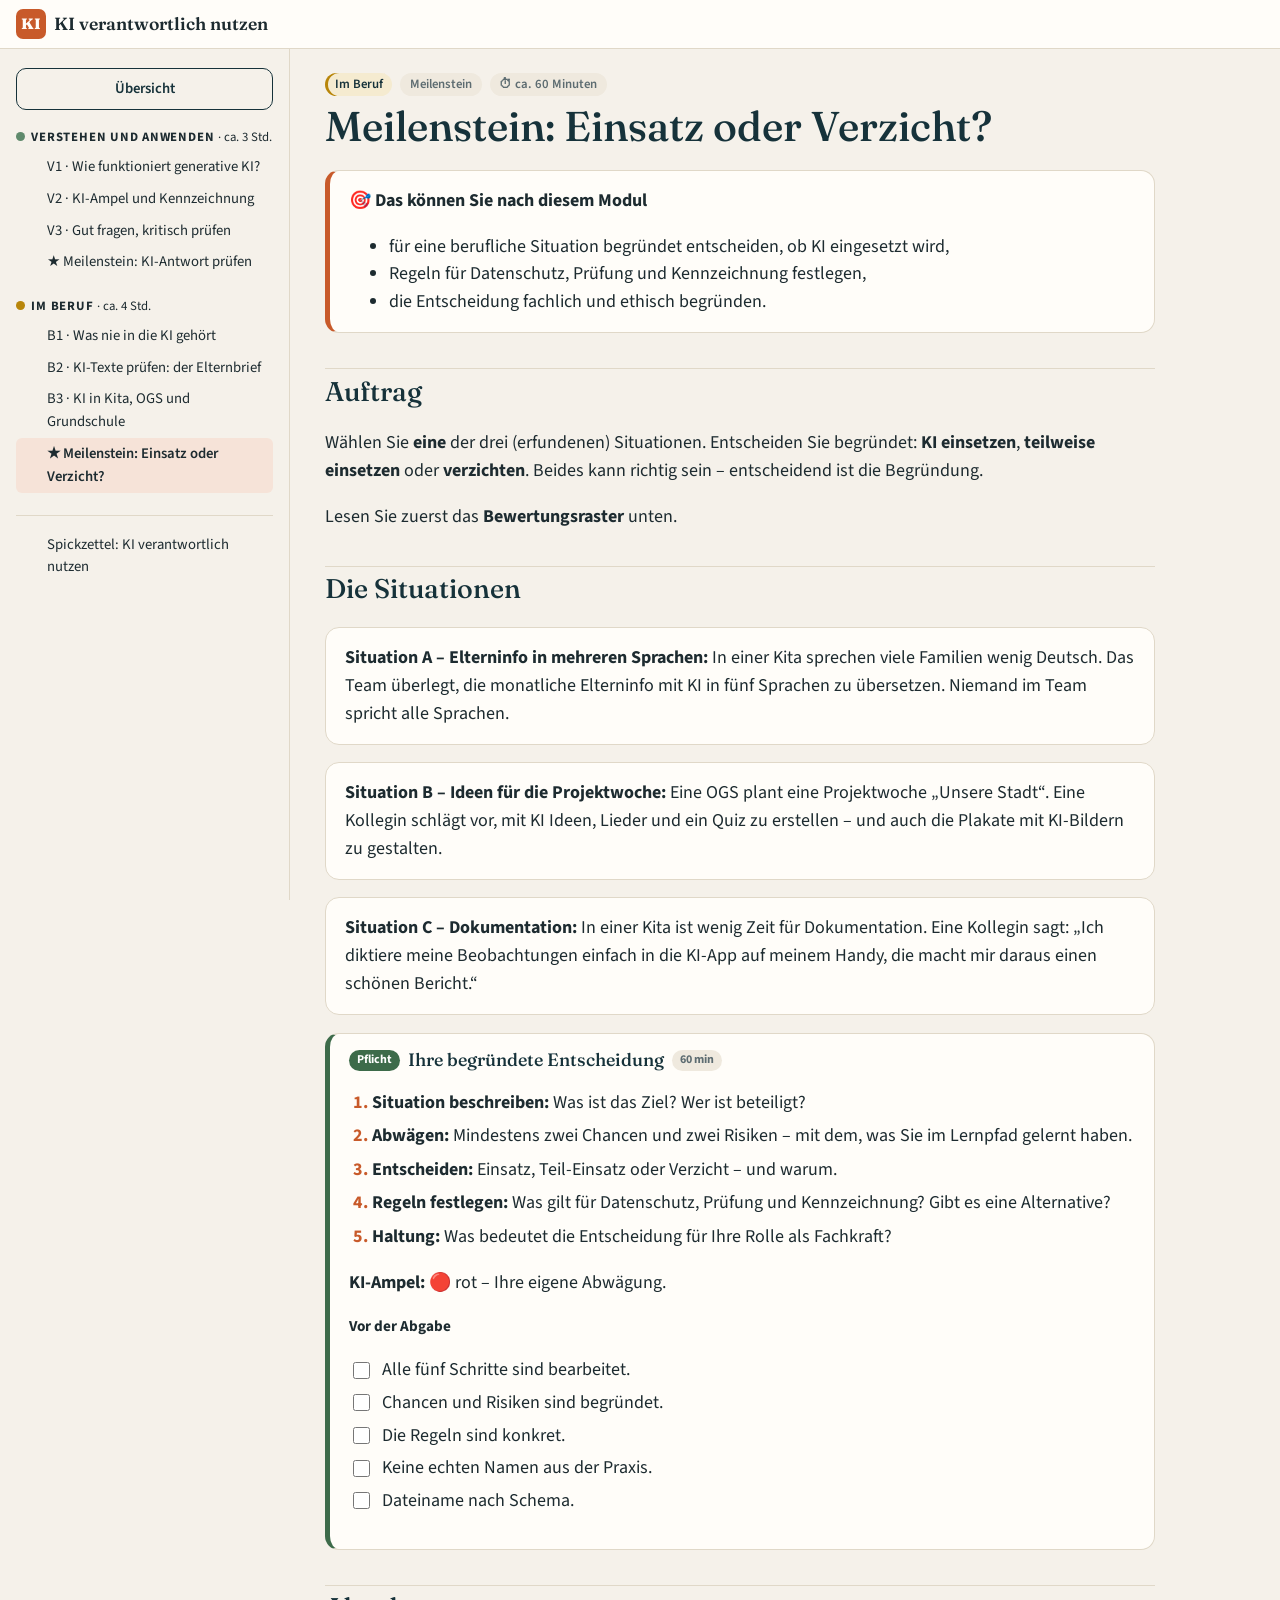
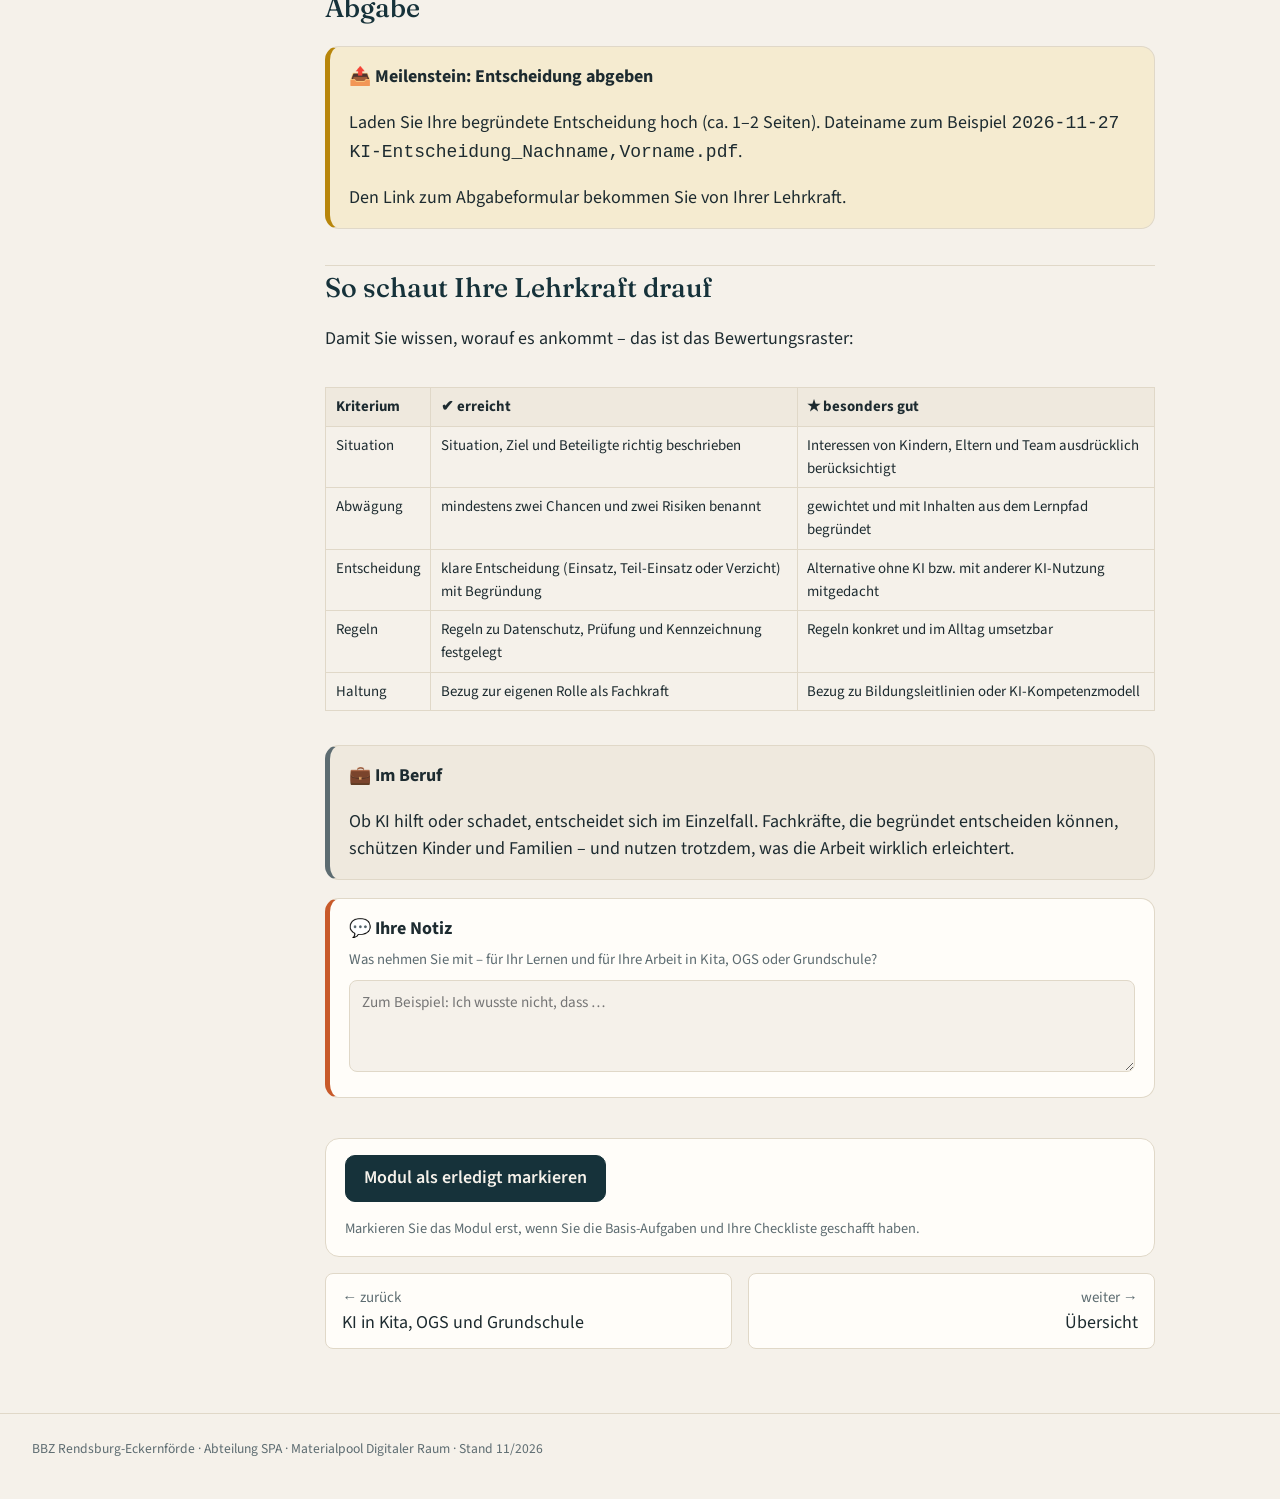
<file: docs/bm-meilenstein-einsatz-oder-verzicht.html>
<!doctype html>
<html lang="de">
<head>
<meta charset="utf-8">
<meta name="viewport" content="width=device-width, initial-scale=1">
<title>Meilenstein: Einsatz oder Verzicht? – KI verantwortlich nutzen</title>
<link rel="stylesheet" href="assets/css/style.css">
<link rel="stylesheet" href="assets/css/kurs.css">
<script src="assets/js/kurs.js"></script>
<script src="assets/js/medien.js" defer></script>
<script src="assets/js/app.js" defer></script>
</head>
<body data-module="bm">
<header id="topbar"></header>
<div class="layout">
<nav id="sidebar" aria-label="Lernpfad"></nav>
<main>
<div class="box goals"><div class="box-title">🎯 Das können Sie nach diesem Modul</div><ul><li>für eine berufliche Situation begründet entscheiden, ob KI eingesetzt wird,</li><li>Regeln für Datenschutz, Prüfung und Kennzeichnung festlegen,</li><li>die Entscheidung fachlich und ethisch begründen.</li></ul></div><h2>Auftrag</h2>
<p>Wählen Sie <strong>eine</strong> der drei (erfundenen) Situationen. Entscheiden Sie begründet: <strong>KI einsetzen</strong>, <strong>teilweise einsetzen</strong> oder <strong>verzichten</strong>. Beides kann richtig sein – entscheidend ist die Begründung.</p>
<p>Lesen Sie zuerst das <strong>Bewertungsraster</strong> unten.</p>
<h2>Die Situationen</h2>
<div class="box plain"><p><strong>Situation A – Elterninfo in mehreren Sprachen:</strong> In einer Kita sprechen viele Familien wenig Deutsch. Das Team überlegt, die monatliche Elterninfo mit KI in fünf Sprachen zu übersetzen. Niemand im Team spricht alle Sprachen.</p>
</div><div class="box plain"><p><strong>Situation B – Ideen für die Projektwoche:</strong> Eine OGS plant eine Projektwoche „Unsere Stadt“. Eine Kollegin schlägt vor, mit KI Ideen, Lieder und ein Quiz zu erstellen – und auch die Plakate mit KI-Bildern zu gestalten.</p>
</div><div class="box plain"><p><strong>Situation C – Dokumentation:</strong> In einer Kita ist wenig Zeit für Dokumentation. Eine Kollegin sagt: „Ich diktiere meine Beobachtungen einfach in die KI-App auf meinem Handy, die macht mir daraus einen schönen Bericht.“</p>
</div><div class="box task basis"><div class="task-head"><span class="lvl basis">Pflicht</span><h3>Ihre begründete Entscheidung</h3><span class="lvl time">60 min</span></div><div class="schritte"><ol class="steps">
<li><strong>Situation beschreiben:</strong> Was ist das Ziel? Wer ist beteiligt?</li>
<li><strong>Abwägen:</strong> Mindestens zwei Chancen und zwei Risiken – mit dem, was Sie im Lernpfad gelernt haben.</li>
<li><strong>Entscheiden:</strong> Einsatz, Teil-Einsatz oder Verzicht – und warum.</li>
<li><strong>Regeln festlegen:</strong> Was gilt für Datenschutz, Prüfung und Kennzeichnung? Gibt es eine Alternative?</li>
<li><strong>Haltung:</strong> Was bedeutet die Entscheidung für Ihre Rolle als Fachkraft?</li>
</ol>
</div><p><strong>KI-Ampel:</strong> 🔴 rot – Ihre eigene Abwägung.</p>
<div class="checkliste"><div class="check-title">Vor der Abgabe</div><ul class="check">
<li>Alle fünf Schritte sind bearbeitet.</li>
<li>Chancen und Risiken sind begründet.</li>
<li>Die Regeln sind konkret.</li>
<li>Keine echten Namen aus der Praxis.</li>
<li>Dateiname nach Schema.</li>
</ul>
</div></div><h2>Abgabe</h2><div class="box download"><div class="box-title">📤 Meilenstein: Entscheidung abgeben</div><p>Laden Sie Ihre begründete Entscheidung hoch (ca. 1–2 Seiten). Dateiname zum Beispiel <code>2026-11-27 KI-Entscheidung_Nachname,Vorname.pdf</code>.</p>
<div class="abgabe" data-option="Meilenstein: Einsatz oder Verzicht?"></div></div>
<h2>So schaut Ihre Lehrkraft drauf</h2><p>Damit Sie wissen, worauf es ankommt – das ist das Bewertungsraster:</p><div class="table-wrap"><table><tr><th>Kriterium</th><th>✔ erreicht</th><th>★ besonders gut</th></tr><tr><td>Situation</td><td>Situation, Ziel und Beteiligte richtig beschrieben</td><td>Interessen von Kindern, Eltern und Team ausdrücklich berücksichtigt</td></tr><tr><td>Abwägung</td><td>mindestens zwei Chancen und zwei Risiken benannt</td><td>gewichtet und mit Inhalten aus dem Lernpfad begründet</td></tr><tr><td>Entscheidung</td><td>klare Entscheidung (Einsatz, Teil-Einsatz oder Verzicht) mit Begründung</td><td>Alternative ohne KI bzw. mit anderer KI-Nutzung mitgedacht</td></tr><tr><td>Regeln</td><td>Regeln zu Datenschutz, Prüfung und Kennzeichnung festgelegt</td><td>Regeln konkret und im Alltag umsetzbar</td></tr><tr><td>Haltung</td><td>Bezug zur eigenen Rolle als Fachkraft</td><td>Bezug zu Bildungsleitlinien oder KI-Kompetenzmodell</td></tr></table></div>
<div class="box note"><div class="box-title">💼 Im Beruf</div><p>Ob KI hilft oder schadet, entscheidet sich im Einzelfall. Fachkräfte, die begründet entscheiden können, schützen Kinder und Familien – und nutzen trotzdem, was die Arbeit wirklich erleichtert.</p>
</div>
</main>
</div>
<footer class="site">BBZ Rendsburg-Eckernförde · Abteilung SPA · Materialpool Digitaler Raum · Stand 11/2026</footer>
</body>
</html>
</file>
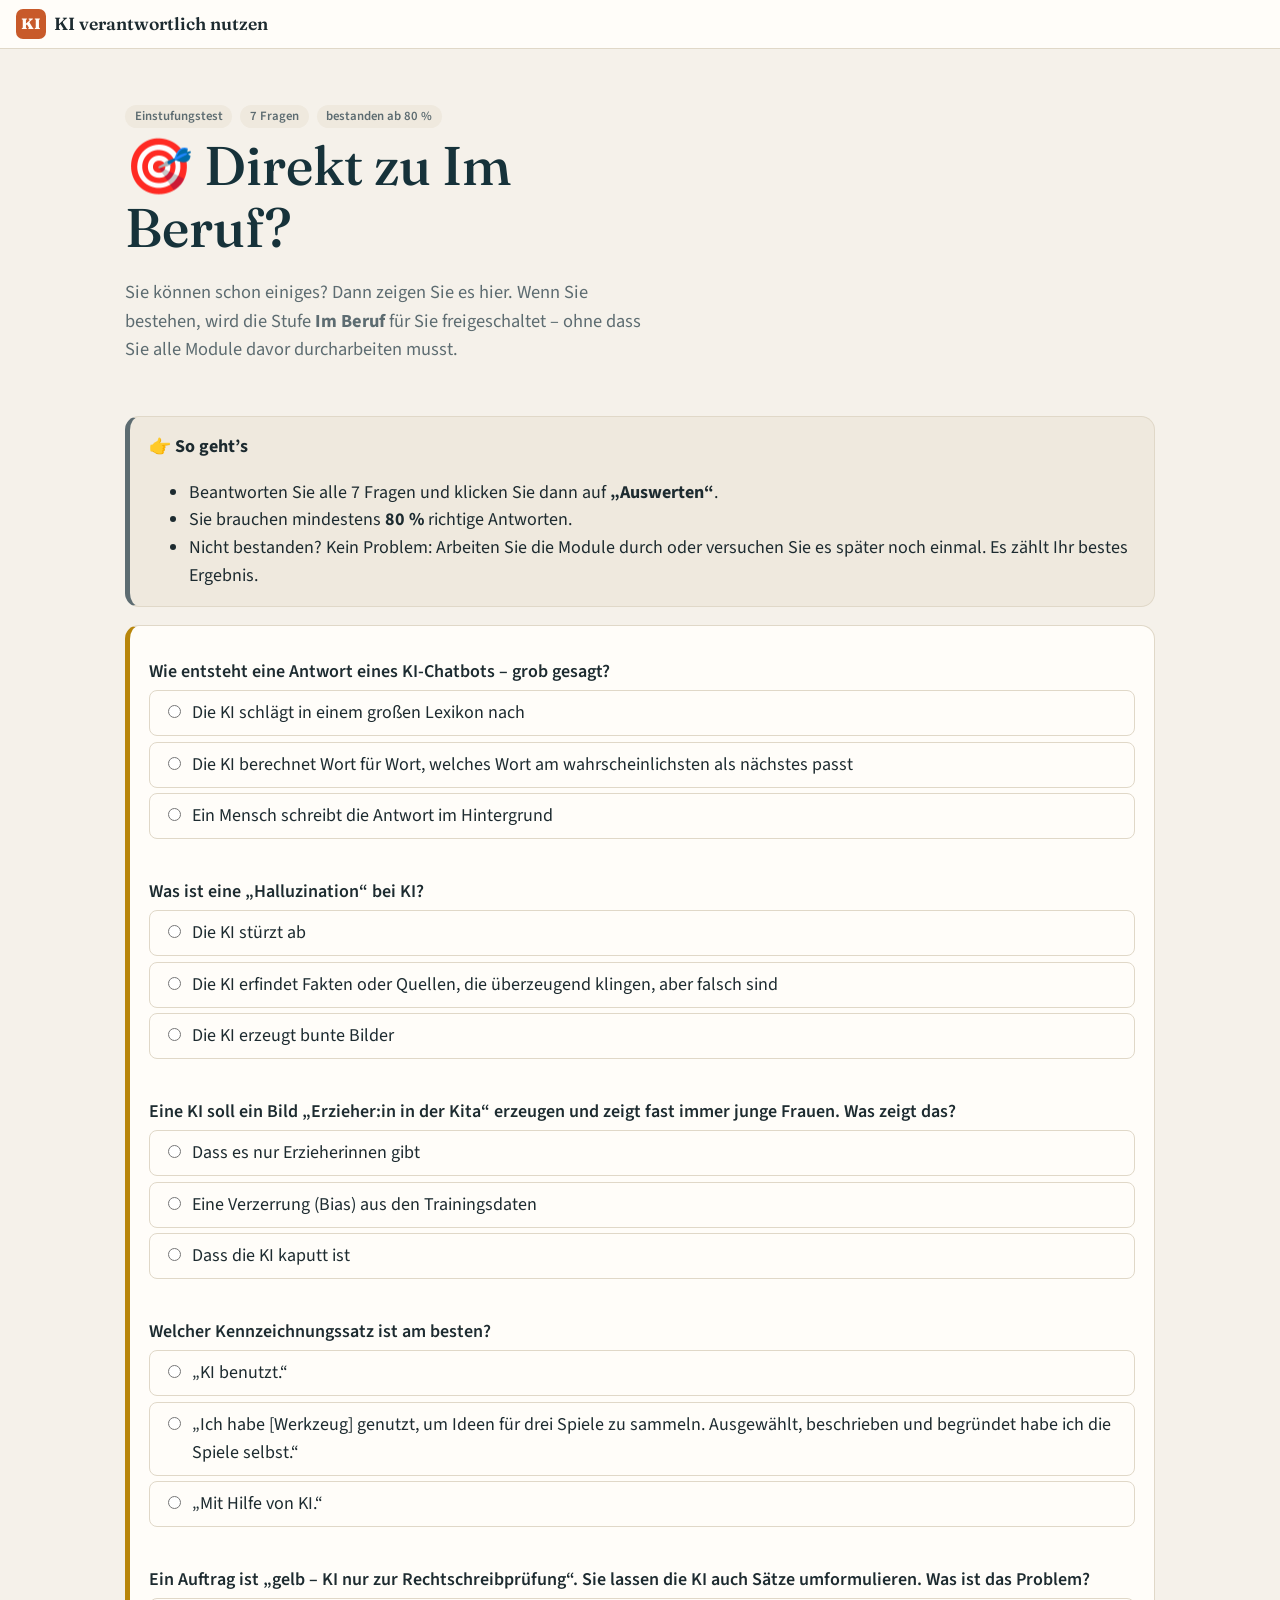
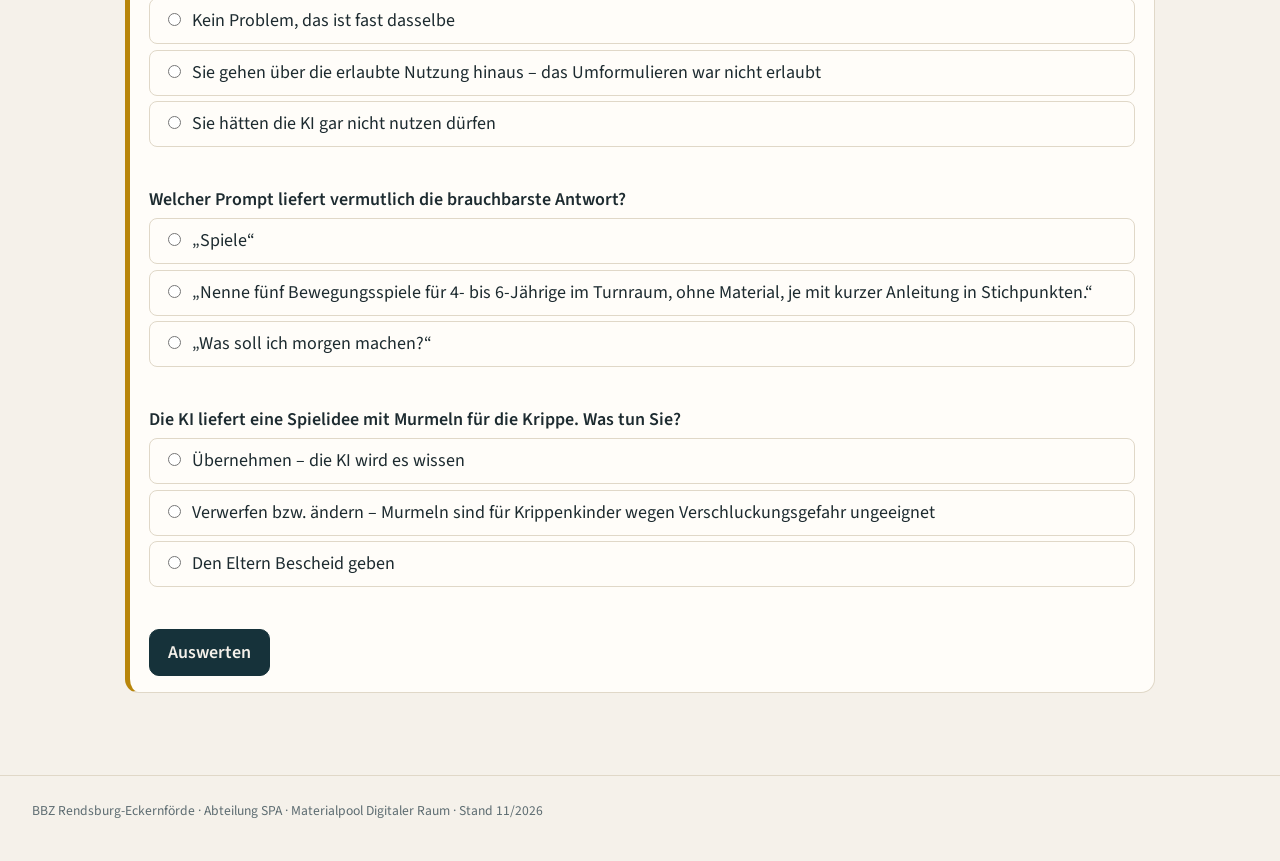
<file: docs/einstufung-im-beruf.html>
<!doctype html>
<html lang="de">
<head>
<meta charset="utf-8">
<meta name="viewport" content="width=device-width, initial-scale=1">
<title>Einstufungstest: direkt zu Im Beruf – KI verantwortlich nutzen</title>
<link rel="stylesheet" href="assets/css/style.css">
<link rel="stylesheet" href="assets/css/kurs.css">
<script src="assets/js/kurs.js"></script>
<script src="assets/js/medien.js" defer></script>
<script src="assets/js/app.js" defer></script>
</head>
<body data-page="test" data-bestehen="80" data-stufe="Im Beruf">
<header id="topbar"></header>
<div class="layout wide">

<main>
<section class="hero"><div class="badges"><span class="badge">Einstufungstest</span><span class="badge">7 Fragen</span><span class="badge">bestanden ab 80 %</span></div>
<h1>🎯 Direkt zu Im Beruf?</h1>
<p class="lead">Sie können schon einiges? Dann zeigen Sie es hier. Wenn Sie bestehen, wird die Stufe <strong>Im Beruf</strong> für Sie freigeschaltet – ohne dass Sie alle Module davor durcharbeiten musst.</p></section>
<div class="box note"><div class="box-title">👉 So geht’s</div><ul><li>Beantworten Sie alle 7 Fragen und klicken Sie dann auf <strong>„Auswerten“</strong>.</li>
<li>Sie brauchen mindestens <strong>80 %</strong> richtige Antworten.</li><li>Nicht bestanden? Kein Problem: Arbeiten Sie die Module durch oder versuchen Sie es später noch einmal. Es zählt Ihr bestes Ergebnis.</li></ul></div>
<div id="test-best" aria-live="polite"></div>
<form id="test" class="box quiz"><div class="tq" data-right="2" data-quelle="V1 · Wie funktioniert generative KI?"><p class="q">Wie entsteht eine Antwort eines KI-Chatbots – grob gesagt?</p><ol><li>Die KI schlägt in einem großen Lexikon nach</li><li>Die KI berechnet Wort für Wort, welches Wort am wahrscheinlichsten als nächstes passt</li><li>Ein Mensch schreibt die Antwort im Hintergrund</li></ol><p class="fb" data-ok="Richtig. Die KI hat aus riesigen Textmengen gelernt, welche Wörter typischerweise aufeinander folgen." data-no="Ein Chatbot schlägt nicht nach. Er berechnet, welches Wort wahrscheinlich als nächstes passt – auf Grundlage seiner Trainingsdaten."></p></div>
<div class="tq" data-right="2" data-quelle="V1 · Wie funktioniert generative KI?"><p class="q">Was ist eine „Halluzination“ bei KI?</p><ol><li>Die KI stürzt ab</li><li>Die KI erfindet Fakten oder Quellen, die überzeugend klingen, aber falsch sind</li><li>Die KI erzeugt bunte Bilder</li></ol><p class="fb" data-ok="Genau. Die Antwort klingt sicher – ist aber erfunden. Deshalb immer prüfen." data-no="Halluzination heißt: Die KI erfindet etwas und präsentiert es überzeugend als Tatsache."></p></div>
<div class="tq" data-right="2" data-quelle="V1 · Wie funktioniert generative KI?"><p class="q">Eine KI soll ein Bild „Erzieher:in in der Kita“ erzeugen und zeigt fast immer junge Frauen. Was zeigt das?</p><ol><li>Dass es nur Erzieherinnen gibt</li><li>Eine Verzerrung (Bias) aus den Trainingsdaten</li><li>Dass die KI kaputt ist</li></ol><p class="fb" data-ok="Richtig. Die KI gibt wieder, was in ihren Trainingsdaten häufig vorkommt – auch Klischees." data-no="Die KI spiegelt Muster aus ihren Trainingsdaten – auch Klischees. Das nennt man Bias (Verzerrung)."></p></div>
<div class="tq" data-right="2" data-quelle="V2 · KI-Ampel und Kennzeichnung"><p class="q">Welcher Kennzeichnungssatz ist am besten?</p><ol><li>„KI benutzt.“</li><li>„Ich habe [Werkzeug] genutzt, um Ideen für drei Spiele zu sammeln. Ausgewählt, beschrieben und begründet habe ich die Spiele selbst.“</li><li>„Mit Hilfe von KI.“</li></ol><p class="fb" data-ok="Genau. Werkzeug, Zweck und eigener Anteil sind klar." data-no="Eine gute Kennzeichnung nennt Werkzeug, wofür Sie es genutzt haben und was Sie selbst gemacht haben."></p></div>
<div class="tq" data-right="2" data-quelle="V2 · KI-Ampel und Kennzeichnung"><p class="q">Ein Auftrag ist „gelb – KI nur zur Rechtschreibprüfung“. Sie lassen die KI auch Sätze umformulieren. Was ist das Problem?</p><ol><li>Kein Problem, das ist fast dasselbe</li><li>Sie gehen über die erlaubte Nutzung hinaus – das Umformulieren war nicht erlaubt</li><li>Sie hätten die KI gar nicht nutzen dürfen</li></ol><p class="fb" data-ok="Richtig. Gelb erlaubt nur genau die genannten Schritte." data-no="Gelb heißt: nur die genannten Schritte. Umformulieren geht über Rechtschreibprüfung hinaus."></p></div>
<div class="tq" data-right="2" data-quelle="V3 · Gut fragen, kritisch prüfen"><p class="q">Welcher Prompt liefert vermutlich die brauchbarste Antwort?</p><ol><li>„Spiele“</li><li>„Nenne fünf Bewegungsspiele für 4- bis 6-Jährige im Turnraum, ohne Material, je mit kurzer Anleitung in Stichpunkten.“</li><li>„Was soll ich morgen machen?“</li></ol><p class="fb" data-ok="Genau. Zielgruppe, Ort, Bedingungen und Format sind klar." data-no="Je genauer Auftrag, Kontext und Format, desto brauchbarer die Antwort."></p></div>
<div class="tq" data-right="2" data-quelle="V3 · Gut fragen, kritisch prüfen"><p class="q">Die KI liefert eine Spielidee mit Murmeln für die Krippe. Was tun Sie?</p><ol><li>Übernehmen – die KI wird es wissen</li><li>Verwerfen bzw. ändern – Murmeln sind für Krippenkinder wegen Verschluckungsgefahr ungeeignet</li><li>Den Eltern Bescheid geben</li></ol><p class="fb" data-ok="Richtig. Ihr Fachwissen entscheidet – nicht die KI." data-no="Hier ist Ihr Fachwissen gefragt: Kleinteile sind für Krippenkinder gefährlich. Die Idee muss geändert oder verworfen werden."></p></div>
<p style="margin:1.2rem 0 0"><button class="btn" type="submit">Auswerten</button></p></form>
<div id="test-result" aria-live="polite"></div>
</main>
</div>
<footer class="site">BBZ Rendsburg-Eckernförde · Abteilung SPA · Materialpool Digitaler Raum · Stand 11/2026</footer>
</body>
</html>
</file>
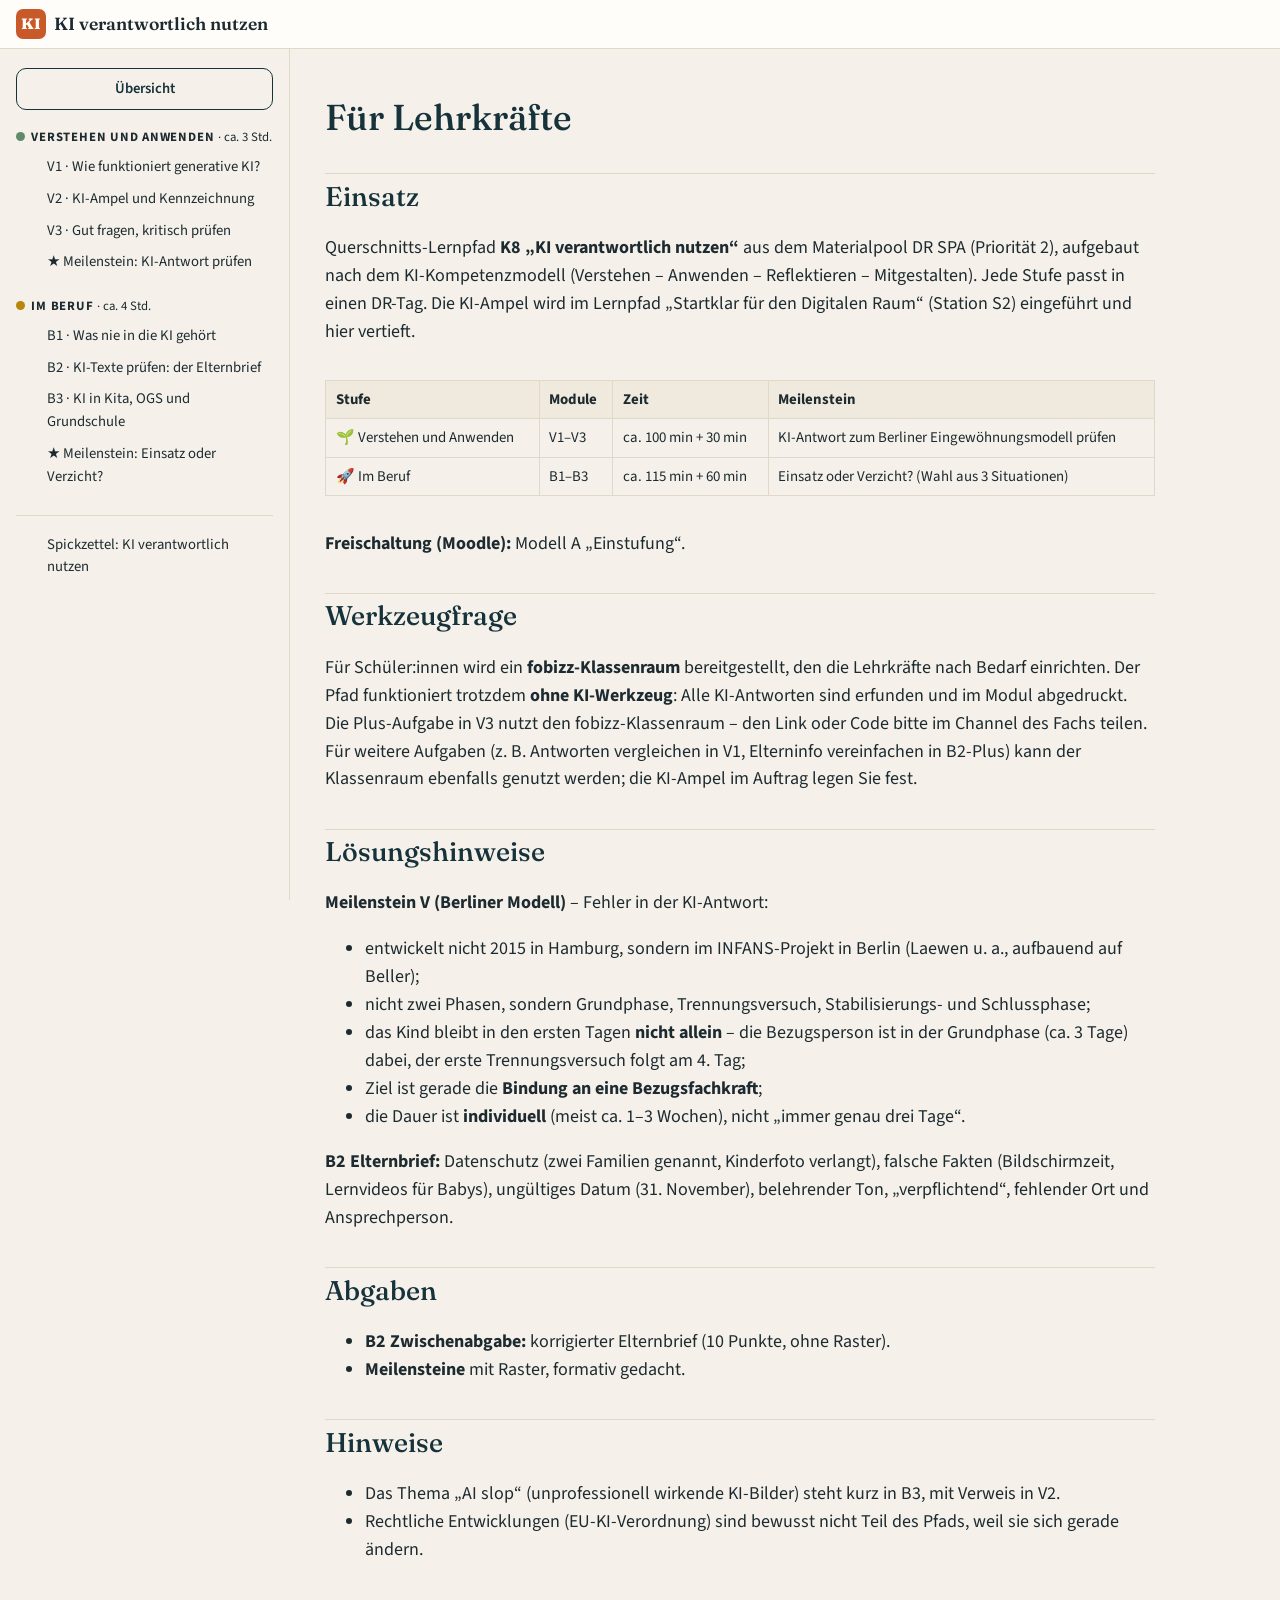
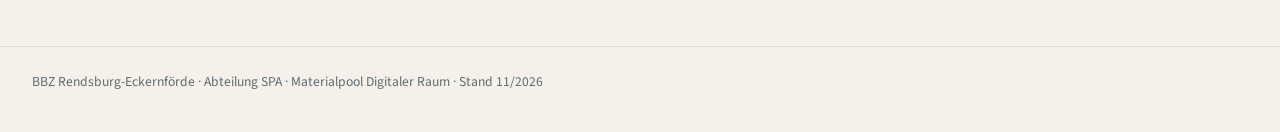
<file: docs/lehrkraefte.html>
<!doctype html>
<html lang="de">
<head>
<meta charset="utf-8">
<meta name="viewport" content="width=device-width, initial-scale=1">
<title>Für Lehrkräfte – KI verantwortlich nutzen</title>
<link rel="stylesheet" href="assets/css/style.css">
<link rel="stylesheet" href="assets/css/kurs.css">
<script src="assets/js/kurs.js"></script>
<script src="assets/js/medien.js" defer></script>
<script src="assets/js/app.js" defer></script>
</head>
<body>
<header id="topbar"></header>
<div class="layout">
<nav id="sidebar" aria-label="Lernpfad"></nav>
<main>
<h1>Für Lehrkräfte</h1><h2>Einsatz</h2>
<p>Querschnitts-Lernpfad <strong>K8 „KI verantwortlich nutzen“</strong> aus dem Materialpool DR SPA (Priorität 2), aufgebaut nach dem KI-Kompetenzmodell (Verstehen – Anwenden – Reflektieren – Mitgestalten). Jede Stufe passt in einen DR-Tag. Die KI-Ampel wird im Lernpfad „Startklar für den Digitalen Raum“ (Station S2) eingeführt und hier vertieft.</p>
<div class="table-wrap"><table>
<thead>
<tr>
<th>Stufe</th>
<th>Module</th>
<th>Zeit</th>
<th>Meilenstein</th>
</tr>
</thead>
<tbody>
<tr>
<td>🌱 Verstehen und Anwenden</td>
<td>V1–V3</td>
<td>ca. 100 min + 30 min</td>
<td>KI-Antwort zum Berliner Eingewöhnungsmodell prüfen</td>
</tr>
<tr>
<td>🚀 Im Beruf</td>
<td>B1–B3</td>
<td>ca. 115 min + 60 min</td>
<td>Einsatz oder Verzicht? (Wahl aus 3 Situationen)</td>
</tr>
</tbody>
</table></div>
<p><strong>Freischaltung (Moodle):</strong> Modell A „Einstufung“.</p>
<h2>Werkzeugfrage</h2>
<p>Für Schüler:innen wird ein <strong>fobizz-Klassenraum</strong> bereitgestellt, den die Lehrkräfte nach Bedarf einrichten. Der Pfad funktioniert trotzdem <strong>ohne KI-Werkzeug</strong>: Alle KI-Antworten sind erfunden und im Modul abgedruckt. Die Plus-Aufgabe in V3 nutzt den fobizz-Klassenraum – den Link oder Code bitte im Channel des Fachs teilen. Für weitere Aufgaben (z. B. Antworten vergleichen in V1, Elterninfo vereinfachen in B2-Plus) kann der Klassenraum ebenfalls genutzt werden; die KI-Ampel im Auftrag legen Sie fest.</p>
<h2>Lösungshinweise</h2>
<p><strong>Meilenstein V (Berliner Modell)</strong> – Fehler in der KI-Antwort:</p>
<ul>
<li>entwickelt nicht 2015 in Hamburg, sondern im INFANS-Projekt in Berlin (Laewen u. a., aufbauend auf Beller);</li>
<li>nicht zwei Phasen, sondern Grundphase, Trennungsversuch, Stabilisierungs- und Schlussphase;</li>
<li>das Kind bleibt in den ersten Tagen <strong>nicht allein</strong> – die Bezugsperson ist in der Grundphase (ca. 3 Tage) dabei, der erste Trennungsversuch folgt am 4. Tag;</li>
<li>Ziel ist gerade die <strong>Bindung an eine Bezugsfachkraft</strong>;</li>
<li>die Dauer ist <strong>individuell</strong> (meist ca. 1–3 Wochen), nicht „immer genau drei Tage“.</li>
</ul>
<p><strong>B2 Elternbrief:</strong> Datenschutz (zwei Familien genannt, Kinderfoto verlangt), falsche Fakten (Bildschirmzeit, Lernvideos für Babys), ungültiges Datum (31. November), belehrender Ton, „verpflichtend“, fehlender Ort und Ansprechperson.</p>
<h2>Abgaben</h2>
<ul>
<li><strong>B2 Zwischenabgabe:</strong> korrigierter Elternbrief (10 Punkte, ohne Raster).</li>
<li><strong>Meilensteine</strong> mit Raster, formativ gedacht.</li>
</ul>
<h2>Hinweise</h2>
<ul>
<li>Das Thema „AI slop“ (unprofessionell wirkende KI-Bilder) steht kurz in B3, mit Verweis in V2.</li>
<li>Rechtliche Entwicklungen (EU-KI-Verordnung) sind bewusst nicht Teil des Pfads, weil sie sich gerade ändern.</li>
</ul>

</main>
</div>
<footer class="site">BBZ Rendsburg-Eckernförde · Abteilung SPA · Materialpool Digitaler Raum · Stand 11/2026</footer>
</body>
</html>
</file>
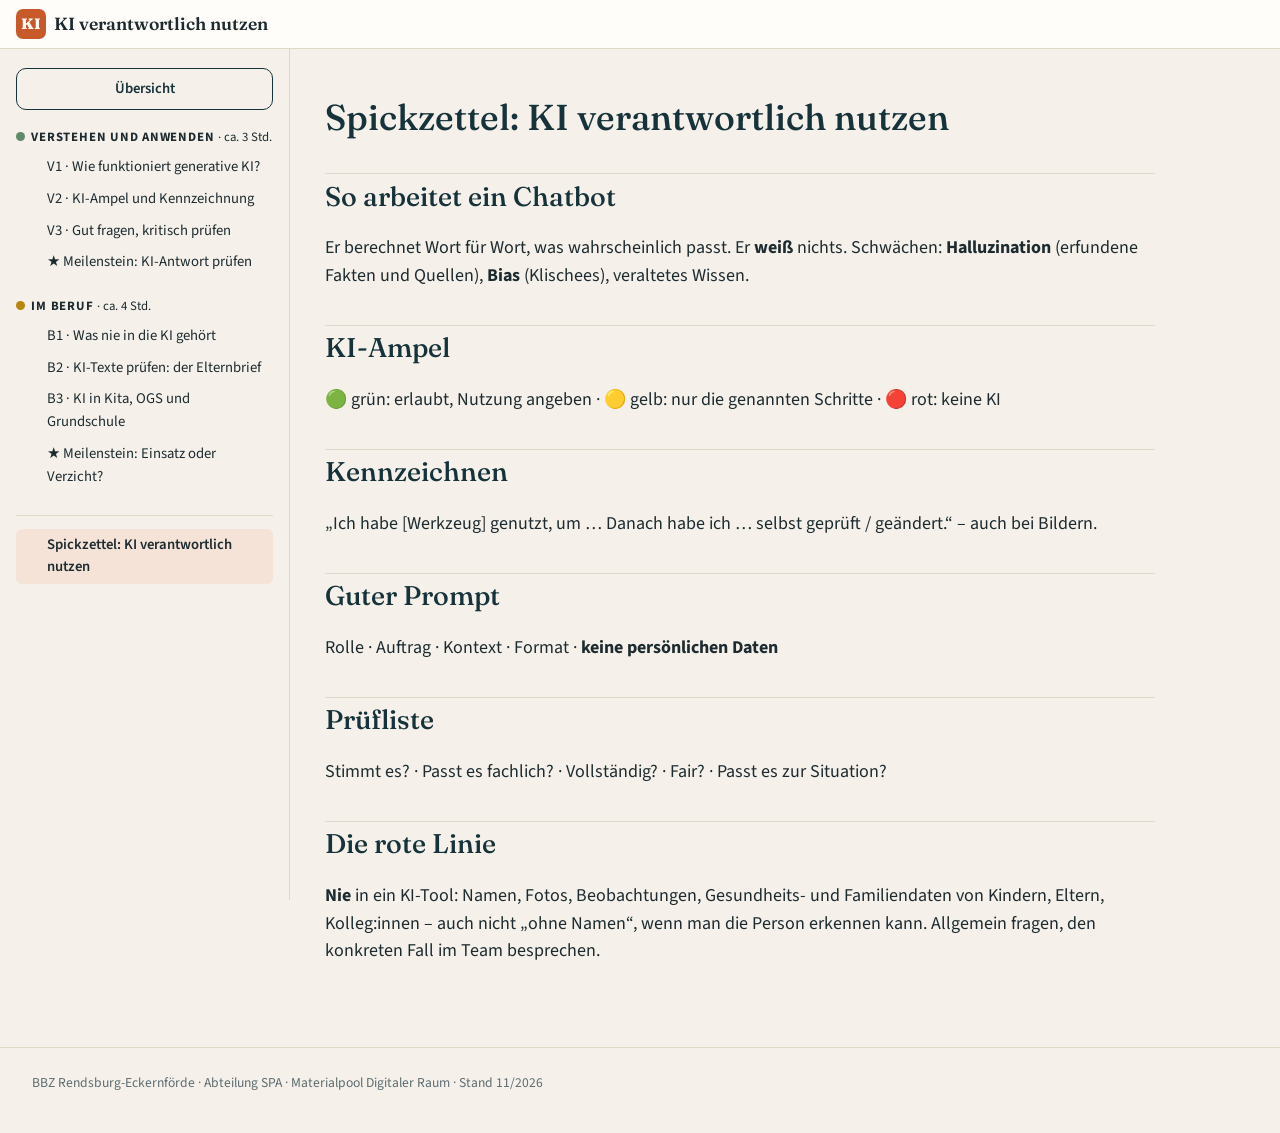
<file: docs/spickzettel.html>
<!doctype html>
<html lang="de">
<head>
<meta charset="utf-8">
<meta name="viewport" content="width=device-width, initial-scale=1">
<title>Spickzettel: KI verantwortlich nutzen – KI verantwortlich nutzen</title>
<link rel="stylesheet" href="assets/css/style.css">
<link rel="stylesheet" href="assets/css/kurs.css">
<script src="assets/js/kurs.js"></script>
<script src="assets/js/medien.js" defer></script>
<script src="assets/js/app.js" defer></script>
</head>
<body>
<header id="topbar"></header>
<div class="layout">
<nav id="sidebar" aria-label="Lernpfad"></nav>
<main>
<h1>Spickzettel: KI verantwortlich nutzen</h1><h2>So arbeitet ein Chatbot</h2>
<p>Er berechnet Wort für Wort, was wahrscheinlich passt. Er <strong>weiß</strong> nichts. Schwächen: <strong>Halluzination</strong> (erfundene Fakten und Quellen), <strong>Bias</strong> (Klischees), veraltetes Wissen.</p>
<h2>KI-Ampel</h2>
<p>🟢 grün: erlaubt, Nutzung angeben · 🟡 gelb: nur die genannten Schritte · 🔴 rot: keine KI</p>
<h2>Kennzeichnen</h2>
<p>„Ich habe [Werkzeug] genutzt, um … Danach habe ich … selbst geprüft / geändert.“ – auch bei Bildern.</p>
<h2>Guter Prompt</h2>
<p>Rolle · Auftrag · Kontext · Format · <strong>keine persönlichen Daten</strong></p>
<h2>Prüfliste</h2>
<p>Stimmt es? · Passt es fachlich? · Vollständig? · Fair? · Passt es zur Situation?</p>
<h2>Die rote Linie</h2>
<p><strong>Nie</strong> in ein KI-Tool: Namen, Fotos, Beobachtungen, Gesundheits- und Familiendaten von Kindern, Eltern, Kolleg:innen – auch nicht „ohne Namen“, wenn man die Person erkennen kann. Allgemein fragen, den konkreten Fall im Team besprechen.</p>

</main>
</div>
<footer class="site">BBZ Rendsburg-Eckernförde · Abteilung SPA · Materialpool Digitaler Raum · Stand 11/2026</footer>
</body>
</html>
</file>
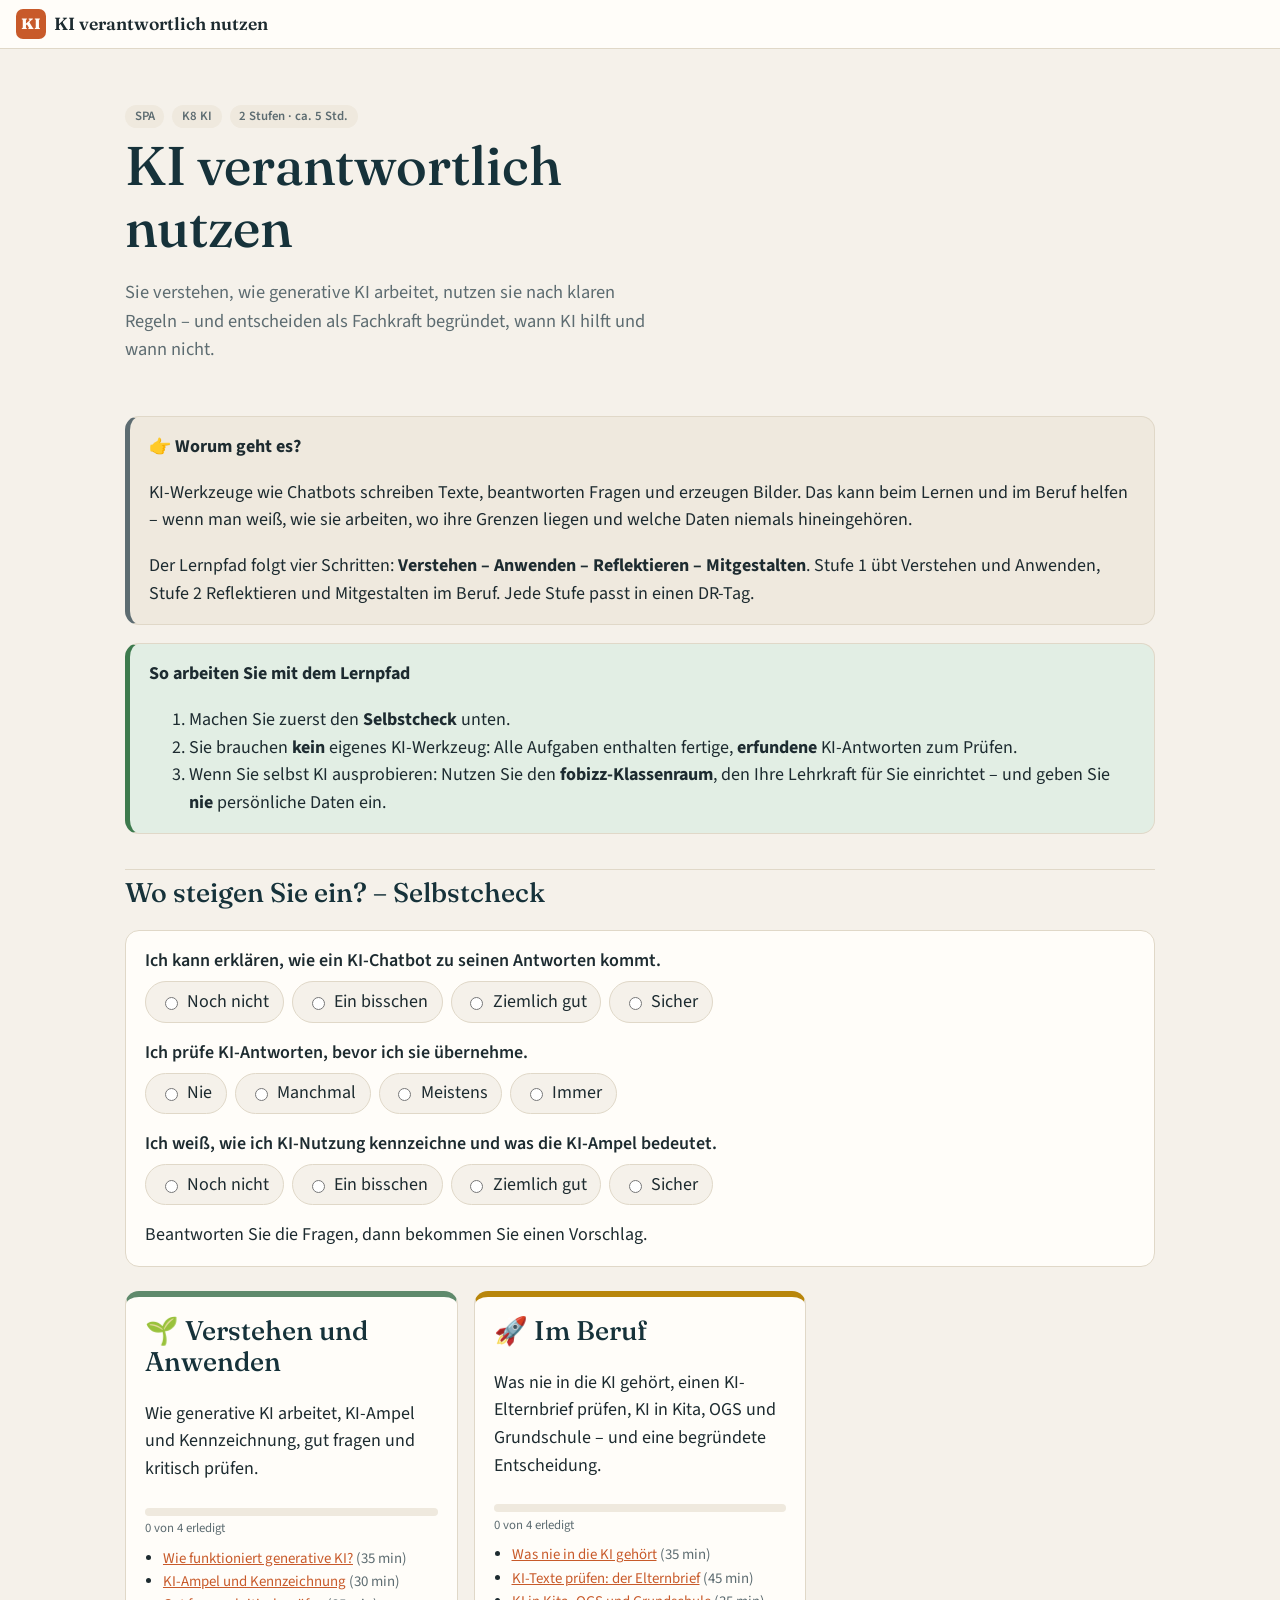
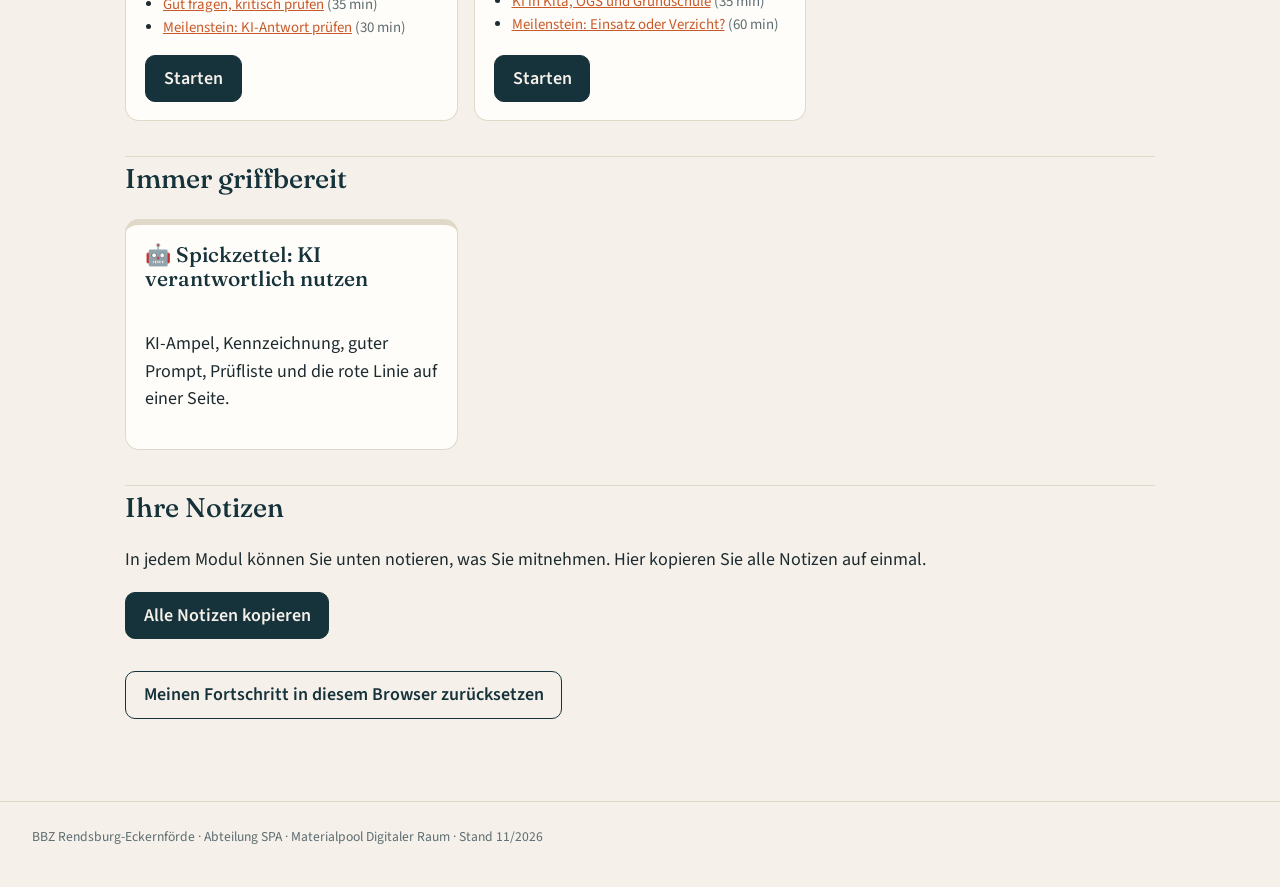
<file: docs/start.html>
<!doctype html>
<html lang="de">
<head>
<meta charset="utf-8">
<meta name="viewport" content="width=device-width, initial-scale=1">
<title>Mein Lernpfad – KI verantwortlich nutzen</title>
<link rel="stylesheet" href="assets/css/style.css">
<link rel="stylesheet" href="assets/css/kurs.css">
<script src="assets/js/kurs.js"></script>
<script src="assets/js/medien.js" defer></script>
<script src="assets/js/app.js" defer></script>
</head>
<body data-page="start">
<header id="topbar"></header>
<div class="layout wide">

<main>
<section class="hero"><div class="badges"><span class="badge">SPA</span><span class="badge">K8 KI</span><span class="badge">2 Stufen · ca. 5 Std.</span></div><h1>Mein Lernpfad</h1><p class="lead">Sie verstehen, wie generative KI arbeitet, nutzen sie nach klaren Regeln – und entscheiden als Fachkraft begründet, wann KI hilft und wann nicht.</p></section><div class="box continue-box" id="pkg-continue" aria-live="polite"><p>Ihr Lernpfad wird geladen …</p></div><div class="levels" id="pkg-levels"></div><div id="pkg-einstufung"></div><h2>Wo steigen Sie ein? – Selbstcheck</h2><div class="box selfcheck" id="selfcheck"><div class="scq"><p>Ich kann erklären, wie ein KI-Chatbot zu seinen Antworten kommt.</p><div class="opts"><label><input type="radio" name="q1" value="0">Noch nicht</label><label><input type="radio" name="q1" value="1">Ein bisschen</label><label><input type="radio" name="q1" value="2">Ziemlich gut</label><label><input type="radio" name="q1" value="3">Sicher</label></div></div><div class="scq"><p>Ich prüfe KI-Antworten, bevor ich sie übernehme.</p><div class="opts"><label><input type="radio" name="q2" value="0">Nie</label><label><input type="radio" name="q2" value="1">Manchmal</label><label><input type="radio" name="q2" value="2">Meistens</label><label><input type="radio" name="q2" value="3">Immer</label></div></div><div class="scq"><p>Ich weiß, wie ich KI-Nutzung kennzeichne und was die KI-Ampel bedeutet.</p><div class="opts"><label><input type="radio" name="q3" value="0">Noch nicht</label><label><input type="radio" name="q3" value="1">Ein bisschen</label><label><input type="radio" name="q3" value="2">Ziemlich gut</label><label><input type="radio" name="q3" value="3">Sicher</label></div></div><p id="suggest" aria-live="polite">Beantworten Sie die Fragen, dann bekommen Sie einen Vorschlag.</p></div><div class="box note"><div class="box-title">👉 So funktioniert’s</div><ol><li>Arbeiten Sie die Module der Reihe nach durch. Am Ende jedes Moduls: <strong>„Modul als erledigt markieren“</strong>.</li><li>Am Ende jeder Stufe geben Sie einen <strong>★ Meilenstein</strong> in Moodle ab.</li><li>Können Sie schon viel? Mit einem <strong>🎯 Einstufungstest</strong> springen Sie direkt in die nächste Stufe.</li></ol></div><h2>Immer griffbereit</h2><div class="levels"><a class="level-card" href="spickzettel.html" style="text-decoration:none;color:inherit"><h3 style="margin-top:0">🤖 Spickzettel: KI verantwortlich nutzen</h3><p>KI-Ampel, Kennzeichnung, guter Prompt, Prüfliste und die rote Linie auf einer Seite.</p></a></div>
</main>
</div>
<footer class="site">BBZ Rendsburg-Eckernförde · Abteilung SPA · Materialpool Digitaler Raum · Stand 11/2026</footer>
</body>
</html>
</file>
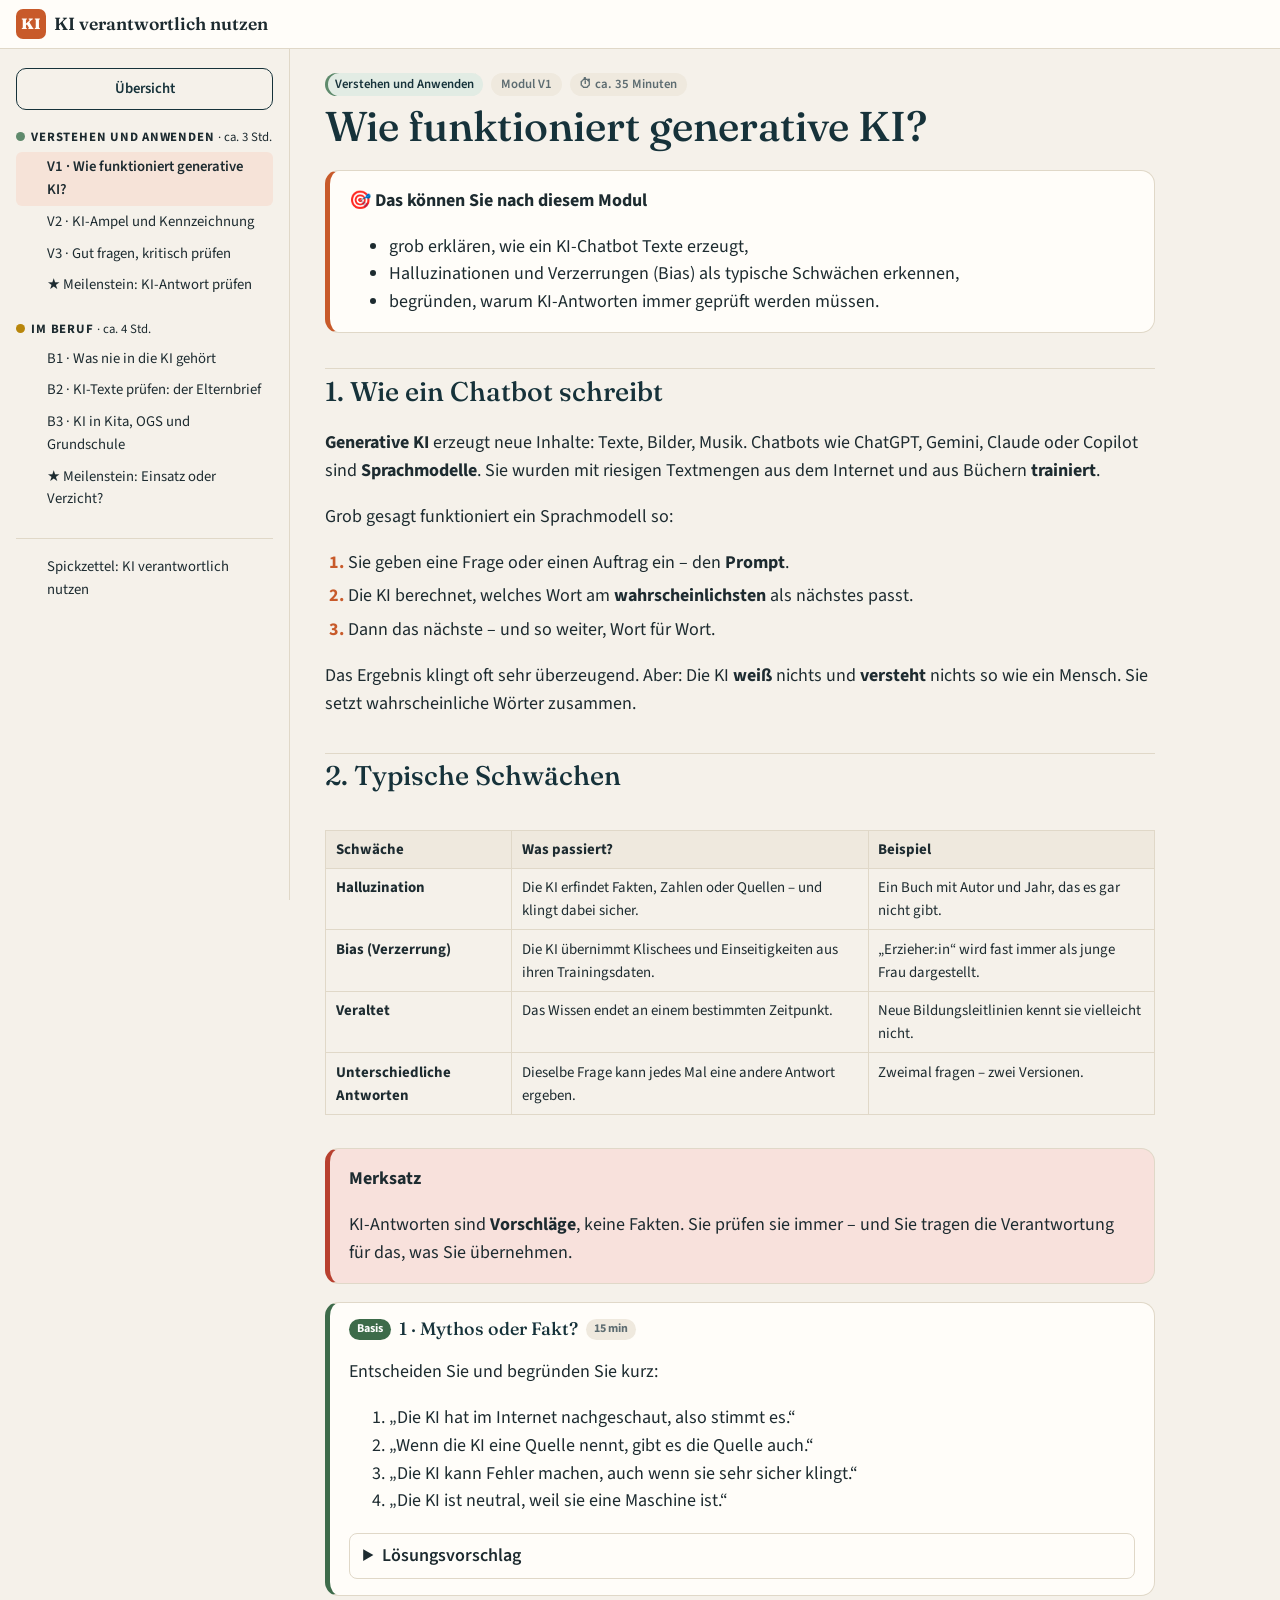
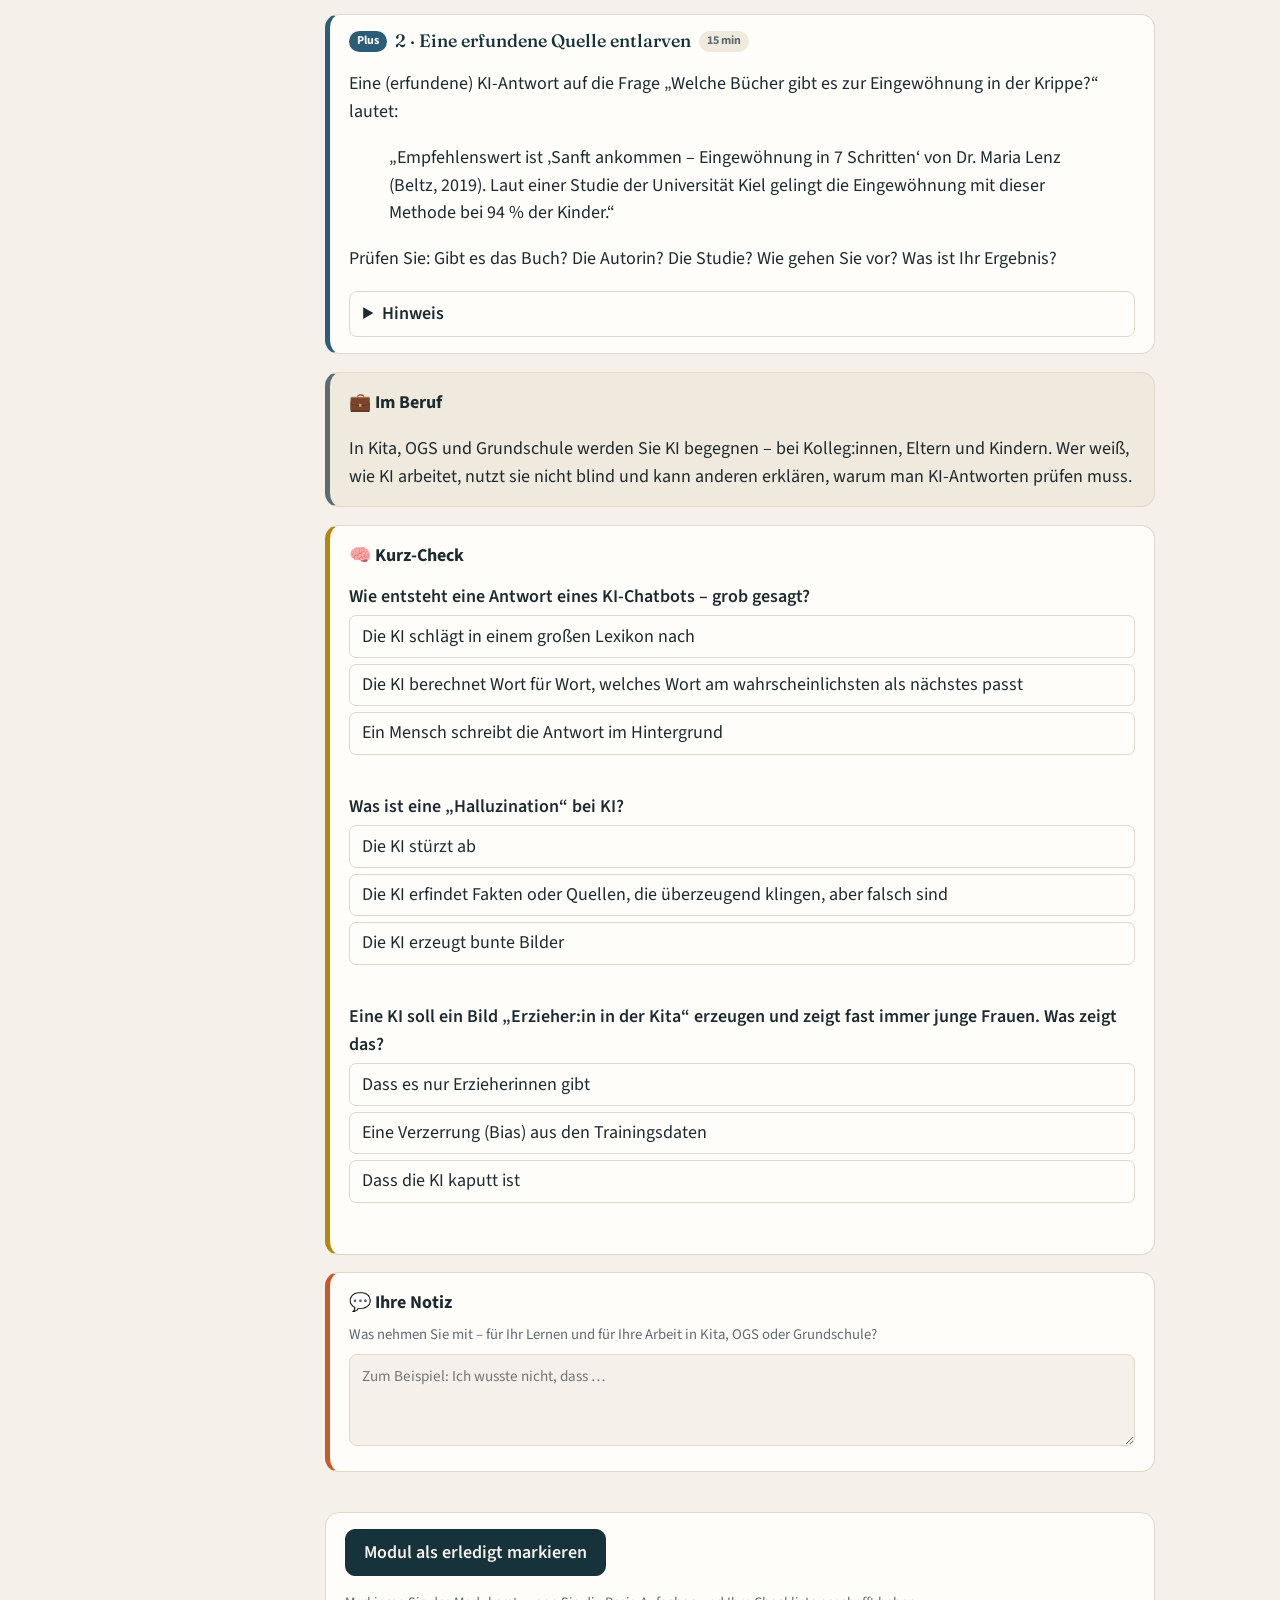
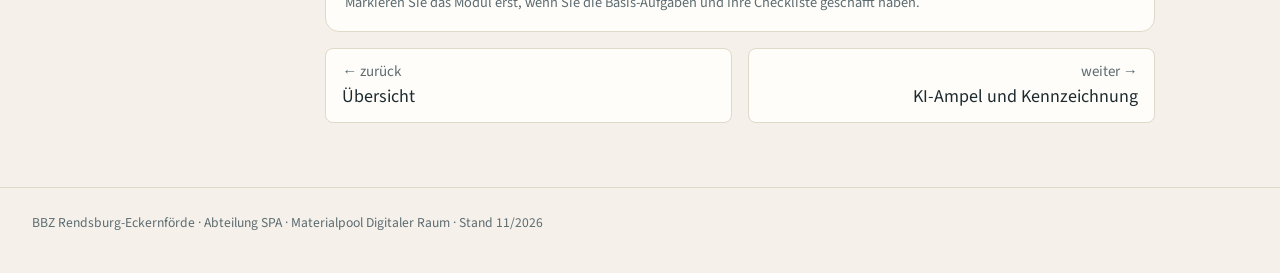
<file: docs/v1-wie-funktioniert-generative-ki.html>
<!doctype html>
<html lang="de">
<head>
<meta charset="utf-8">
<meta name="viewport" content="width=device-width, initial-scale=1">
<title>Wie funktioniert generative KI? – KI verantwortlich nutzen</title>
<link rel="stylesheet" href="assets/css/style.css">
<link rel="stylesheet" href="assets/css/kurs.css">
<script src="assets/js/kurs.js"></script>
<script src="assets/js/medien.js" defer></script>
<script src="assets/js/app.js" defer></script>
</head>
<body data-module="v1">
<header id="topbar"></header>
<div class="layout">
<nav id="sidebar" aria-label="Lernpfad"></nav>
<main>
<div class="box goals"><div class="box-title">🎯 Das können Sie nach diesem Modul</div><ul><li>grob erklären, wie ein KI-Chatbot Texte erzeugt,</li><li>Halluzinationen und Verzerrungen (Bias) als typische Schwächen erkennen,</li><li>begründen, warum KI-Antworten immer geprüft werden müssen.</li></ul></div><h2>1. Wie ein Chatbot schreibt</h2>
<p><strong>Generative KI</strong> erzeugt neue Inhalte: Texte, Bilder, Musik. Chatbots wie ChatGPT, Gemini, Claude oder Copilot sind <strong>Sprachmodelle</strong>. Sie wurden mit riesigen Textmengen aus dem Internet und aus Büchern <strong>trainiert</strong>.</p>
<p>Grob gesagt funktioniert ein Sprachmodell so:</p>
<div class="schritte"><ol class="steps">
<li>Sie geben eine Frage oder einen Auftrag ein – den <strong>Prompt</strong>.</li>
<li>Die KI berechnet, welches Wort am <strong>wahrscheinlichsten</strong> als nächstes passt.</li>
<li>Dann das nächste – und so weiter, Wort für Wort.</li>
</ol>
</div><p>Das Ergebnis klingt oft sehr überzeugend. Aber: Die KI <strong>weiß</strong> nichts und <strong>versteht</strong> nichts so wie ein Mensch. Sie setzt wahrscheinliche Wörter zusammen.</p>
<h2>2. Typische Schwächen</h2>
<div class="table-wrap"><table>
<thead>
<tr>
<th>Schwäche</th>
<th>Was passiert?</th>
<th>Beispiel</th>
</tr>
</thead>
<tbody>
<tr>
<td><strong>Halluzination</strong></td>
<td>Die KI erfindet Fakten, Zahlen oder Quellen – und klingt dabei sicher.</td>
<td>Ein Buch mit Autor und Jahr, das es gar nicht gibt.</td>
</tr>
<tr>
<td><strong>Bias (Verzerrung)</strong></td>
<td>Die KI übernimmt Klischees und Einseitigkeiten aus ihren Trainingsdaten.</td>
<td>„Erzieher:in“ wird fast immer als junge Frau dargestellt.</td>
</tr>
<tr>
<td><strong>Veraltet</strong></td>
<td>Das Wissen endet an einem bestimmten Zeitpunkt.</td>
<td>Neue Bildungsleitlinien kennt sie vielleicht nicht.</td>
</tr>
<tr>
<td><strong>Unterschiedliche Antworten</strong></td>
<td>Dieselbe Frage kann jedes Mal eine andere Antwort ergeben.</td>
<td>Zweimal fragen – zwei Versionen.</td>
</tr>
</tbody>
</table></div>
<div class="box warn"><div class="box-title">Merksatz</div><p>KI-Antworten sind <strong>Vorschläge</strong>, keine Fakten. Sie prüfen sie immer – und Sie tragen die Verantwortung für das, was Sie übernehmen.</p>
</div><div class="box task basis"><div class="task-head"><span class="lvl basis">Basis</span><h3>1 · Mythos oder Fakt?</h3><span class="lvl time">15 min</span></div><p>Entscheiden Sie und begründen Sie kurz:</p>
<ol>
<li>„Die KI hat im Internet nachgeschaut, also stimmt es.“</li>
<li>„Wenn die KI eine Quelle nennt, gibt es die Quelle auch.“</li>
<li>„Die KI kann Fehler machen, auch wenn sie sehr sicher klingt.“</li>
<li>„Die KI ist neutral, weil sie eine Maschine ist.“</li>
</ol>
<details><summary>Lösungsvorschlag</summary><ol>
<li><strong>Mythos.</strong> Viele Chatbots erzeugen Antworten aus ihren Trainingsdaten, ohne nachzuschauen. Und selbst mit Internetsuche können Fehler entstehen.</li>
<li><strong>Mythos.</strong> KI erfindet manchmal Quellen (Halluzination).</li>
<li><strong>Fakt.</strong></li>
<li><strong>Mythos.</strong> Sie übernimmt Verzerrungen aus ihren Trainingsdaten (Bias).</li>
</ol>
</details></div><div class="box task plus"><div class="task-head"><span class="lvl plus">Plus</span><h3>2 · Eine erfundene Quelle entlarven</h3><span class="lvl time">15 min</span></div><p>Eine (erfundene) KI-Antwort auf die Frage „Welche Bücher gibt es zur Eingewöhnung in der Krippe?“ lautet:</p>
<blockquote>
<p>„Empfehlenswert ist ‚Sanft ankommen – Eingewöhnung in 7 Schritten‘ von Dr. Maria Lenz (Beltz, 2019). Laut einer Studie der Universität Kiel gelingt die Eingewöhnung mit dieser Methode bei 94 % der Kinder.“</p>
</blockquote>
<p>Prüfen Sie: Gibt es das Buch? Die Autorin? Die Studie? Wie gehen Sie vor? Was ist Ihr Ergebnis?</p>
<details><summary>Hinweis</summary><p>Suchen Sie den Titel in einer Buchsuche oder Bibliothek, die Autorin und die Studie bei der Universität. Typische Warnzeichen: sehr genaue Zahl („94 %“) ohne Fundstelle, Studie ohne Titel. Dieses Beispiel ist erfunden – genau so sehen Halluzinationen aus.</p>
</details></div><div class="box note"><div class="box-title">💼 Im Beruf</div><p>In Kita, OGS und Grundschule werden Sie KI begegnen – bei Kolleg:innen, Eltern und Kindern. Wer weiß, wie KI arbeitet, nutzt sie nicht blind und kann anderen erklären, warum man KI-Antworten prüfen muss.</p>
</div><div class="box quiz"><div class="box-title">🧠 Kurz-Check</div><div class="qa" data-right="2"><p class="q">Wie entsteht eine Antwort eines KI-Chatbots – grob gesagt?</p><ol><li>Die KI schlägt in einem großen Lexikon nach</li><li>Die KI berechnet Wort für Wort, welches Wort am wahrscheinlichsten als nächstes passt</li><li>Ein Mensch schreibt die Antwort im Hintergrund</li></ol><p class="fb" data-ok="Richtig. Die KI hat aus riesigen Textmengen gelernt, welche Wörter typischerweise aufeinander folgen." data-no="Ein Chatbot schlägt nicht nach. Er berechnet, welches Wort wahrscheinlich als nächstes passt – auf Grundlage seiner Trainingsdaten."></p></div><div class="qa" data-right="2"><p class="q">Was ist eine „Halluzination“ bei KI?</p><ol><li>Die KI stürzt ab</li><li>Die KI erfindet Fakten oder Quellen, die überzeugend klingen, aber falsch sind</li><li>Die KI erzeugt bunte Bilder</li></ol><p class="fb" data-ok="Genau. Die Antwort klingt sicher – ist aber erfunden. Deshalb immer prüfen." data-no="Halluzination heißt: Die KI erfindet etwas und präsentiert es überzeugend als Tatsache."></p></div><div class="qa" data-right="2"><p class="q">Eine KI soll ein Bild „Erzieher:in in der Kita“ erzeugen und zeigt fast immer junge Frauen. Was zeigt das?</p><ol><li>Dass es nur Erzieherinnen gibt</li><li>Eine Verzerrung (Bias) aus den Trainingsdaten</li><li>Dass die KI kaputt ist</li></ol><p class="fb" data-ok="Richtig. Die KI gibt wieder, was in ihren Trainingsdaten häufig vorkommt – auch Klischees." data-no="Die KI spiegelt Muster aus ihren Trainingsdaten – auch Klischees. Das nennt man Bias (Verzerrung)."></p></div></div>
</main>
</div>
<footer class="site">BBZ Rendsburg-Eckernförde · Abteilung SPA · Materialpool Digitaler Raum · Stand 11/2026</footer>
</body>
</html>
</file>
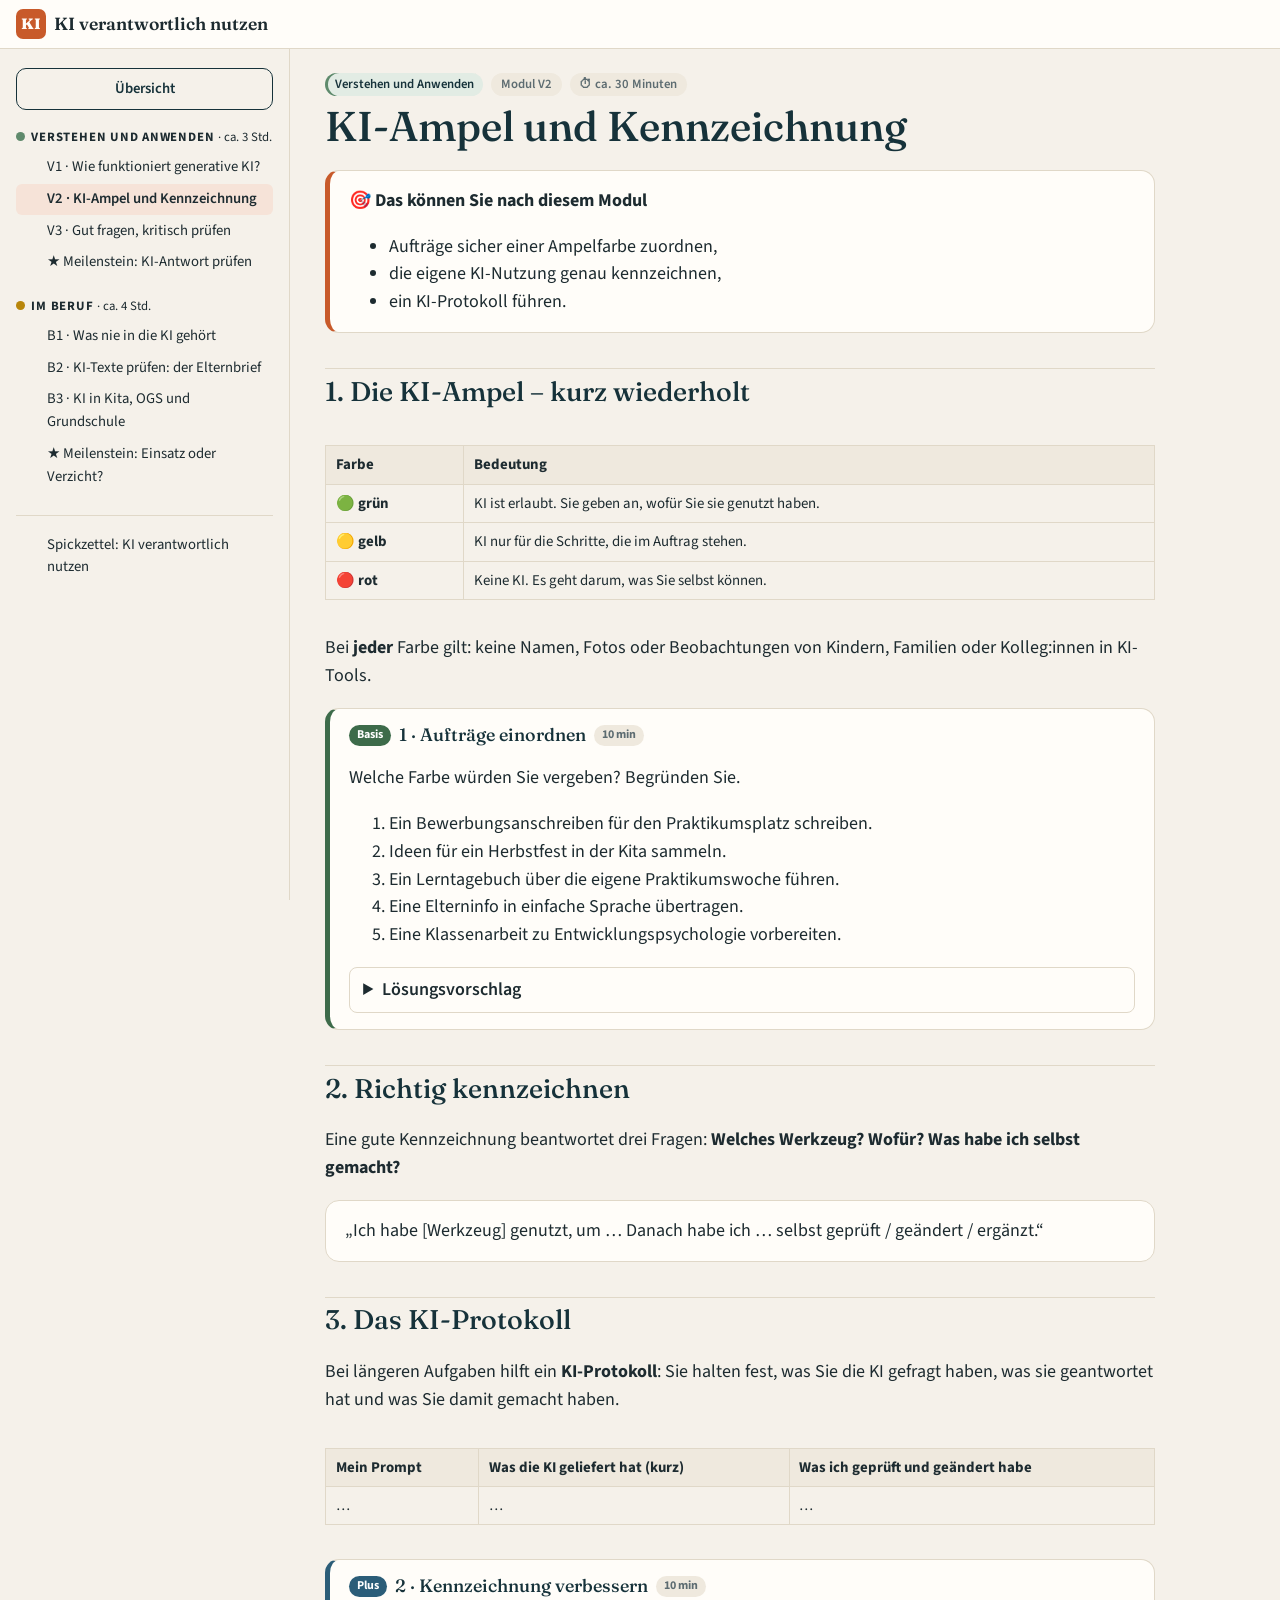
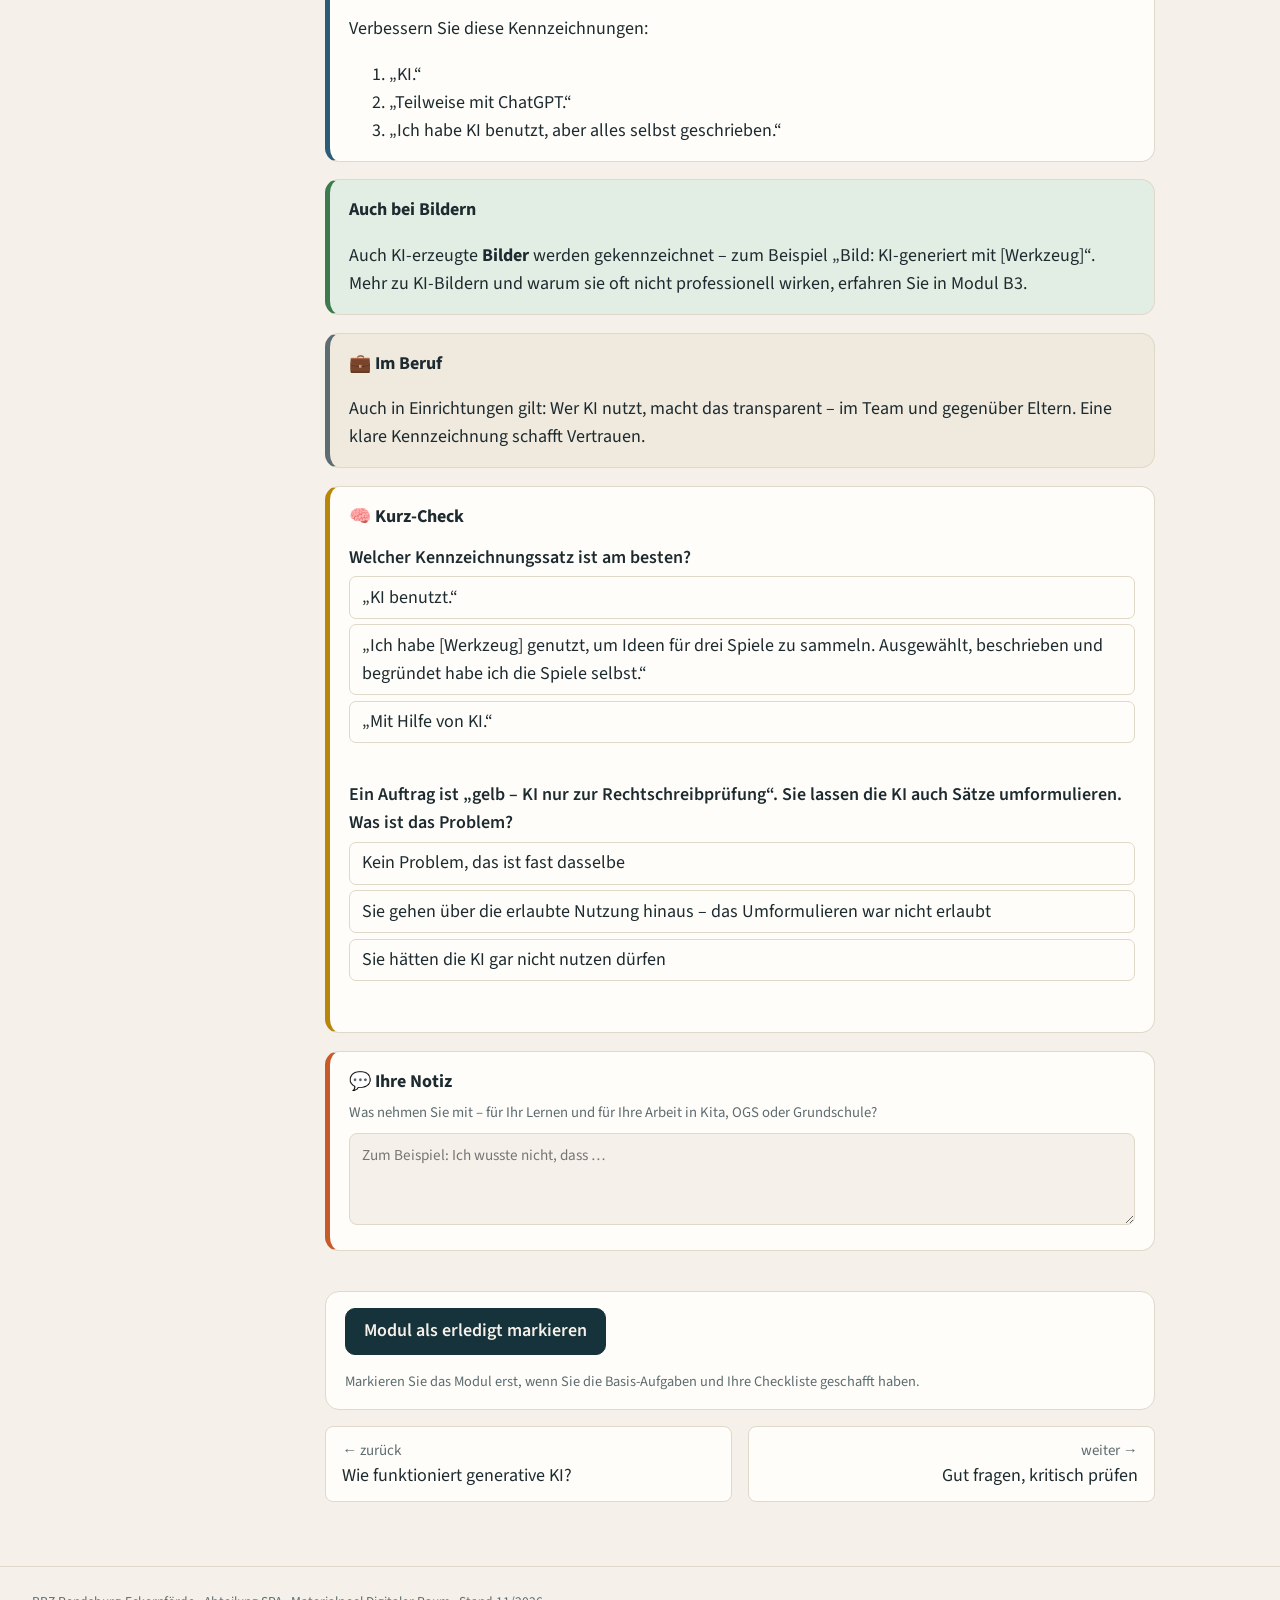
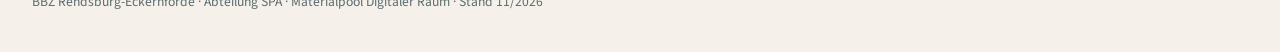
<file: docs/v2-ki-ampel-und-kennzeichnung.html>
<!doctype html>
<html lang="de">
<head>
<meta charset="utf-8">
<meta name="viewport" content="width=device-width, initial-scale=1">
<title>KI-Ampel und Kennzeichnung – KI verantwortlich nutzen</title>
<link rel="stylesheet" href="assets/css/style.css">
<link rel="stylesheet" href="assets/css/kurs.css">
<script src="assets/js/kurs.js"></script>
<script src="assets/js/medien.js" defer></script>
<script src="assets/js/app.js" defer></script>
</head>
<body data-module="v2">
<header id="topbar"></header>
<div class="layout">
<nav id="sidebar" aria-label="Lernpfad"></nav>
<main>
<div class="box goals"><div class="box-title">🎯 Das können Sie nach diesem Modul</div><ul><li>Aufträge sicher einer Ampelfarbe zuordnen,</li><li>die eigene KI-Nutzung genau kennzeichnen,</li><li>ein KI-Protokoll führen.</li></ul></div><h2>1. Die KI-Ampel – kurz wiederholt</h2>
<div class="table-wrap"><table>
<thead>
<tr>
<th>Farbe</th>
<th>Bedeutung</th>
</tr>
</thead>
<tbody>
<tr>
<td>🟢 <strong>grün</strong></td>
<td>KI ist erlaubt. Sie geben an, wofür Sie sie genutzt haben.</td>
</tr>
<tr>
<td>🟡 <strong>gelb</strong></td>
<td>KI nur für die Schritte, die im Auftrag stehen.</td>
</tr>
<tr>
<td>🔴 <strong>rot</strong></td>
<td>Keine KI. Es geht darum, was Sie selbst können.</td>
</tr>
</tbody>
</table></div>
<p>Bei <strong>jeder</strong> Farbe gilt: keine Namen, Fotos oder Beobachtungen von Kindern, Familien oder Kolleg:innen in KI-Tools.</p>
<div class="box task basis"><div class="task-head"><span class="lvl basis">Basis</span><h3>1 · Aufträge einordnen</h3><span class="lvl time">10 min</span></div><p>Welche Farbe würden Sie vergeben? Begründen Sie.</p>
<ol>
<li>Ein Bewerbungsanschreiben für den Praktikumsplatz schreiben.</li>
<li>Ideen für ein Herbstfest in der Kita sammeln.</li>
<li>Ein Lerntagebuch über die eigene Praktikumswoche führen.</li>
<li>Eine Elterninfo in einfache Sprache übertragen.</li>
<li>Eine Klassenarbeit zu Entwicklungspsychologie vorbereiten.</li>
</ol>
<details><summary>Lösungsvorschlag</summary><p>Die Farbe legt immer die Lehrkraft fest. Typisch wäre: 1 gelb (Ideen und Rechtschreibung, Inhalt selbst), 2 grün, 3 rot (eigene Erfahrungen), 4 gelb oder grün (Ergebnis selbst fachlich prüfen), 5 grün zum Üben (z. B. sich abfragen lassen) – in der Klassenarbeit selbst rot.</p>
</details></div><h2>2. Richtig kennzeichnen</h2>
<p>Eine gute Kennzeichnung beantwortet drei Fragen: <strong>Welches Werkzeug? Wofür? Was habe ich selbst gemacht?</strong></p>
<div class="box plain"><p>„Ich habe [Werkzeug] genutzt, um … Danach habe ich … selbst geprüft / geändert / ergänzt.“</p>
</div><h2>3. Das KI-Protokoll</h2>
<p>Bei längeren Aufgaben hilft ein <strong>KI-Protokoll</strong>: Sie halten fest, was Sie die KI gefragt haben, was sie geantwortet hat und was Sie damit gemacht haben.</p>
<div class="table-wrap"><table>
<thead>
<tr>
<th>Mein Prompt</th>
<th>Was die KI geliefert hat (kurz)</th>
<th>Was ich geprüft und geändert habe</th>
</tr>
</thead>
<tbody>
<tr>
<td>…</td>
<td>…</td>
<td>…</td>
</tr>
</tbody>
</table></div>
<div class="box task plus"><div class="task-head"><span class="lvl plus">Plus</span><h3>2 · Kennzeichnung verbessern</h3><span class="lvl time">10 min</span></div><p>Verbessern Sie diese Kennzeichnungen:</p>
<ol>
<li>„KI.“</li>
<li>„Teilweise mit ChatGPT.“</li>
<li>„Ich habe KI benutzt, aber alles selbst geschrieben.“</li>
</ol>
</div><div class="box tip"><div class="box-title">Auch bei Bildern</div><p>Auch KI-erzeugte <strong>Bilder</strong> werden gekennzeichnet – zum Beispiel „Bild: KI-generiert mit [Werkzeug]“. Mehr zu KI-Bildern und warum sie oft nicht professionell wirken, erfahren Sie in Modul B3.</p>
</div><div class="box note"><div class="box-title">💼 Im Beruf</div><p>Auch in Einrichtungen gilt: Wer KI nutzt, macht das transparent – im Team und gegenüber Eltern. Eine klare Kennzeichnung schafft Vertrauen.</p>
</div><div class="box quiz"><div class="box-title">🧠 Kurz-Check</div><div class="qa" data-right="2"><p class="q">Welcher Kennzeichnungssatz ist am besten?</p><ol><li>„KI benutzt.“</li><li>„Ich habe [Werkzeug] genutzt, um Ideen für drei Spiele zu sammeln. Ausgewählt, beschrieben und begründet habe ich die Spiele selbst.“</li><li>„Mit Hilfe von KI.“</li></ol><p class="fb" data-ok="Genau. Werkzeug, Zweck und eigener Anteil sind klar." data-no="Eine gute Kennzeichnung nennt Werkzeug, wofür Sie es genutzt haben und was Sie selbst gemacht haben."></p></div><div class="qa" data-right="2"><p class="q">Ein Auftrag ist „gelb – KI nur zur Rechtschreibprüfung“. Sie lassen die KI auch Sätze umformulieren. Was ist das Problem?</p><ol><li>Kein Problem, das ist fast dasselbe</li><li>Sie gehen über die erlaubte Nutzung hinaus – das Umformulieren war nicht erlaubt</li><li>Sie hätten die KI gar nicht nutzen dürfen</li></ol><p class="fb" data-ok="Richtig. Gelb erlaubt nur genau die genannten Schritte." data-no="Gelb heißt: nur die genannten Schritte. Umformulieren geht über Rechtschreibprüfung hinaus."></p></div></div>
</main>
</div>
<footer class="site">BBZ Rendsburg-Eckernförde · Abteilung SPA · Materialpool Digitaler Raum · Stand 11/2026</footer>
</body>
</html>
</file>
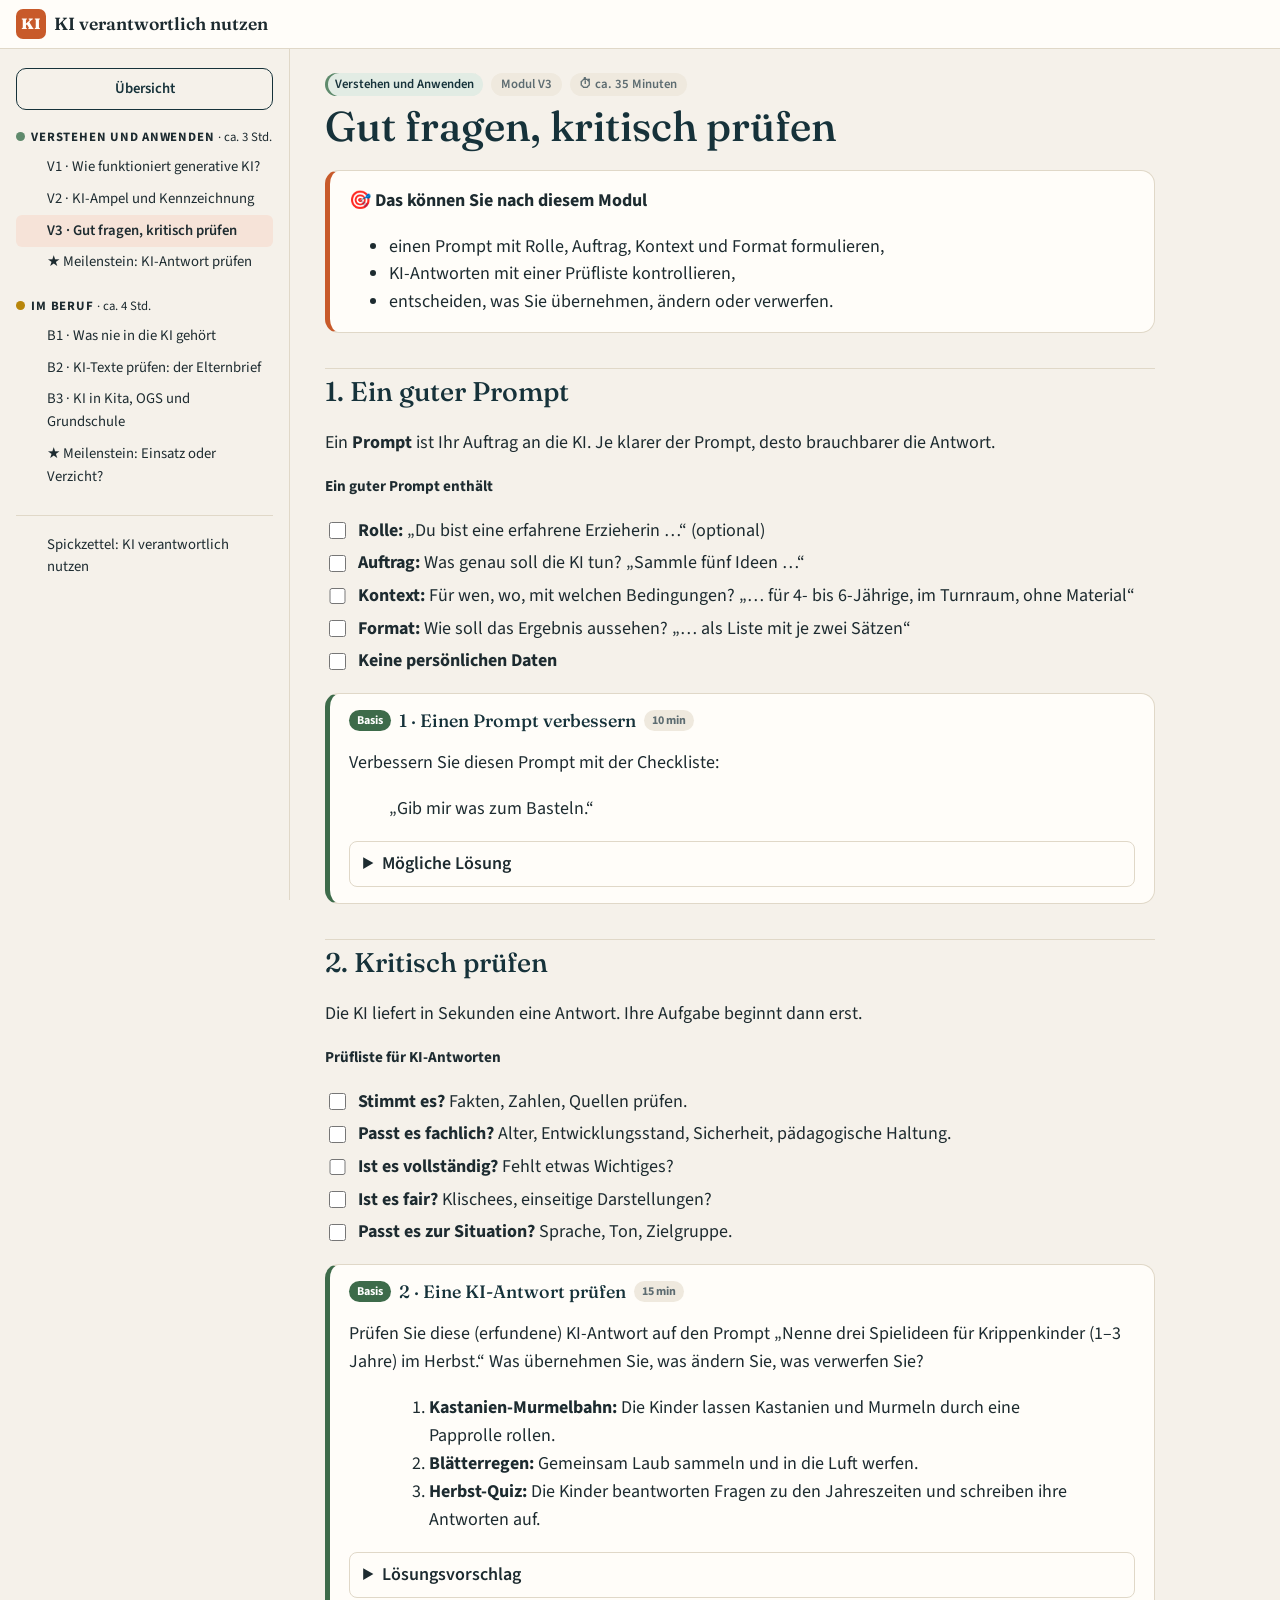
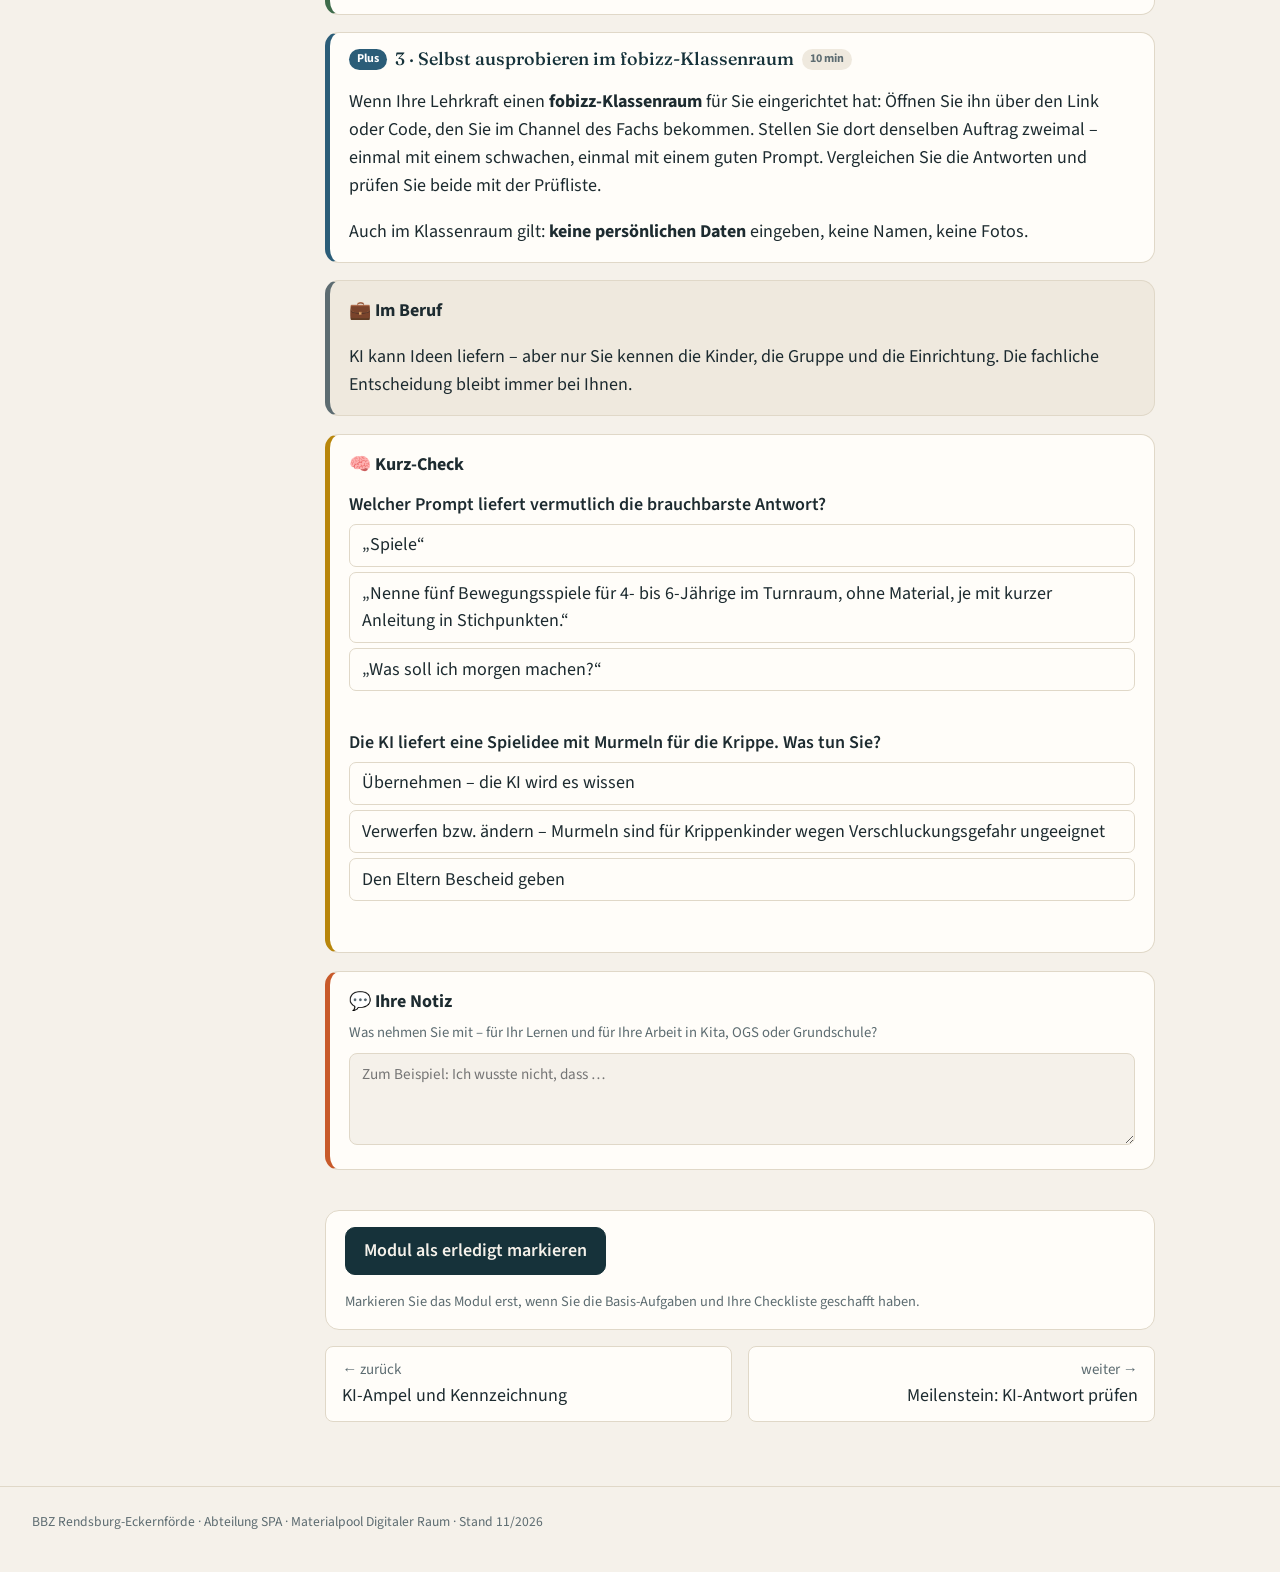
<file: docs/v3-gut-fragen-kritisch-prufen.html>
<!doctype html>
<html lang="de">
<head>
<meta charset="utf-8">
<meta name="viewport" content="width=device-width, initial-scale=1">
<title>Gut fragen, kritisch prüfen – KI verantwortlich nutzen</title>
<link rel="stylesheet" href="assets/css/style.css">
<link rel="stylesheet" href="assets/css/kurs.css">
<script src="assets/js/kurs.js"></script>
<script src="assets/js/medien.js" defer></script>
<script src="assets/js/app.js" defer></script>
</head>
<body data-module="v3">
<header id="topbar"></header>
<div class="layout">
<nav id="sidebar" aria-label="Lernpfad"></nav>
<main>
<div class="box goals"><div class="box-title">🎯 Das können Sie nach diesem Modul</div><ul><li>einen Prompt mit Rolle, Auftrag, Kontext und Format formulieren,</li><li>KI-Antworten mit einer Prüfliste kontrollieren,</li><li>entscheiden, was Sie übernehmen, ändern oder verwerfen.</li></ul></div><h2>1. Ein guter Prompt</h2>
<p>Ein <strong>Prompt</strong> ist Ihr Auftrag an die KI. Je klarer der Prompt, desto brauchbarer die Antwort.</p>
<div class="checkliste"><div class="check-title">Ein guter Prompt enthält</div><ul class="check">
<li><strong>Rolle:</strong> „Du bist eine erfahrene Erzieherin …“ (optional)</li>
<li><strong>Auftrag:</strong> Was genau soll die KI tun? „Sammle fünf Ideen …“</li>
<li><strong>Kontext:</strong> Für wen, wo, mit welchen Bedingungen? „… für 4- bis 6-Jährige, im Turnraum, ohne Material“</li>
<li><strong>Format:</strong> Wie soll das Ergebnis aussehen? „… als Liste mit je zwei Sätzen“</li>
<li><strong>Keine persönlichen Daten</strong></li>
</ul>
</div><div class="box task basis"><div class="task-head"><span class="lvl basis">Basis</span><h3>1 · Einen Prompt verbessern</h3><span class="lvl time">10 min</span></div><p>Verbessern Sie diesen Prompt mit der Checkliste:</p>
<blockquote>
<p>„Gib mir was zum Basteln.“</p>
</blockquote>
<details><summary>Mögliche Lösung</summary><p>„Nenne drei Bastelideen mit Naturmaterialien aus dem Herbst für Kinder von 3 bis 5 Jahren in der Kita. Die Bastelei soll höchstens 30 Minuten dauern. Gib für jede Idee Material und drei kurze Arbeitsschritte an.“</p>
</details></div><h2>2. Kritisch prüfen</h2>
<p>Die KI liefert in Sekunden eine Antwort. Ihre Aufgabe beginnt dann erst.</p>
<div class="checkliste"><div class="check-title">Prüfliste für KI-Antworten</div><ul class="check">
<li><strong>Stimmt es?</strong> Fakten, Zahlen, Quellen prüfen.</li>
<li><strong>Passt es fachlich?</strong> Alter, Entwicklungsstand, Sicherheit, pädagogische Haltung.</li>
<li><strong>Ist es vollständig?</strong> Fehlt etwas Wichtiges?</li>
<li><strong>Ist es fair?</strong> Klischees, einseitige Darstellungen?</li>
<li><strong>Passt es zur Situation?</strong> Sprache, Ton, Zielgruppe.</li>
</ul>
</div><div class="box task basis"><div class="task-head"><span class="lvl basis">Basis</span><h3>2 · Eine KI-Antwort prüfen</h3><span class="lvl time">15 min</span></div><p>Prüfen Sie diese (erfundene) KI-Antwort auf den Prompt „Nenne drei Spielideen für Krippenkinder (1–3 Jahre) im Herbst.“ Was übernehmen Sie, was ändern Sie, was verwerfen Sie?</p>
<blockquote>
<ol>
<li><strong>Kastanien-Murmelbahn:</strong> Die Kinder lassen Kastanien und Murmeln durch eine Papprolle rollen.</li>
<li><strong>Blätterregen:</strong> Gemeinsam Laub sammeln und in die Luft werfen.</li>
<li><strong>Herbst-Quiz:</strong> Die Kinder beantworten Fragen zu den Jahreszeiten und schreiben ihre Antworten auf.</li>
</ol>
</blockquote>
<details><summary>Lösungsvorschlag</summary><ol>
<li><strong>Ändern:</strong> Murmeln und auch Kastanien sind für Krippenkinder wegen Verschluckungsgefahr kritisch – große Gegenstände oder enge Begleitung nötig.</li>
<li><strong>Übernehmen</strong> – gut geeignet (Laub vorher auf Unrat prüfen).</li>
<li><strong>Verwerfen:</strong> Krippenkinder können noch nicht schreiben; ein Quiz passt nicht zum Entwicklungsstand.</li>
</ol>
</details></div><div class="box task plus"><div class="task-head"><span class="lvl plus">Plus</span><h3>3 · Selbst ausprobieren im fobizz-Klassenraum</h3><span class="lvl time">10 min</span></div><p>Wenn Ihre Lehrkraft einen <strong>fobizz-Klassenraum</strong> für Sie eingerichtet hat: Öffnen Sie ihn über den Link oder Code, den Sie im Channel des Fachs bekommen. Stellen Sie dort denselben Auftrag zweimal – einmal mit einem schwachen, einmal mit einem guten Prompt. Vergleichen Sie die Antworten und prüfen Sie beide mit der Prüfliste.</p>
<p>Auch im Klassenraum gilt: <strong>keine persönlichen Daten</strong> eingeben, keine Namen, keine Fotos.</p>
</div><div class="box note"><div class="box-title">💼 Im Beruf</div><p>KI kann Ideen liefern – aber nur Sie kennen die Kinder, die Gruppe und die Einrichtung. Die fachliche Entscheidung bleibt immer bei Ihnen.</p>
</div><div class="box quiz"><div class="box-title">🧠 Kurz-Check</div><div class="qa" data-right="2"><p class="q">Welcher Prompt liefert vermutlich die brauchbarste Antwort?</p><ol><li>„Spiele“</li><li>„Nenne fünf Bewegungsspiele für 4- bis 6-Jährige im Turnraum, ohne Material, je mit kurzer Anleitung in Stichpunkten.“</li><li>„Was soll ich morgen machen?“</li></ol><p class="fb" data-ok="Genau. Zielgruppe, Ort, Bedingungen und Format sind klar." data-no="Je genauer Auftrag, Kontext und Format, desto brauchbarer die Antwort."></p></div><div class="qa" data-right="2"><p class="q">Die KI liefert eine Spielidee mit Murmeln für die Krippe. Was tun Sie?</p><ol><li>Übernehmen – die KI wird es wissen</li><li>Verwerfen bzw. ändern – Murmeln sind für Krippenkinder wegen Verschluckungsgefahr ungeeignet</li><li>Den Eltern Bescheid geben</li></ol><p class="fb" data-ok="Richtig. Ihr Fachwissen entscheidet – nicht die KI." data-no="Hier ist Ihr Fachwissen gefragt: Kleinteile sind für Krippenkinder gefährlich. Die Idee muss geändert oder verworfen werden."></p></div></div>
</main>
</div>
<footer class="site">BBZ Rendsburg-Eckernförde · Abteilung SPA · Materialpool Digitaler Raum · Stand 11/2026</footer>
</body>
</html>
</file>
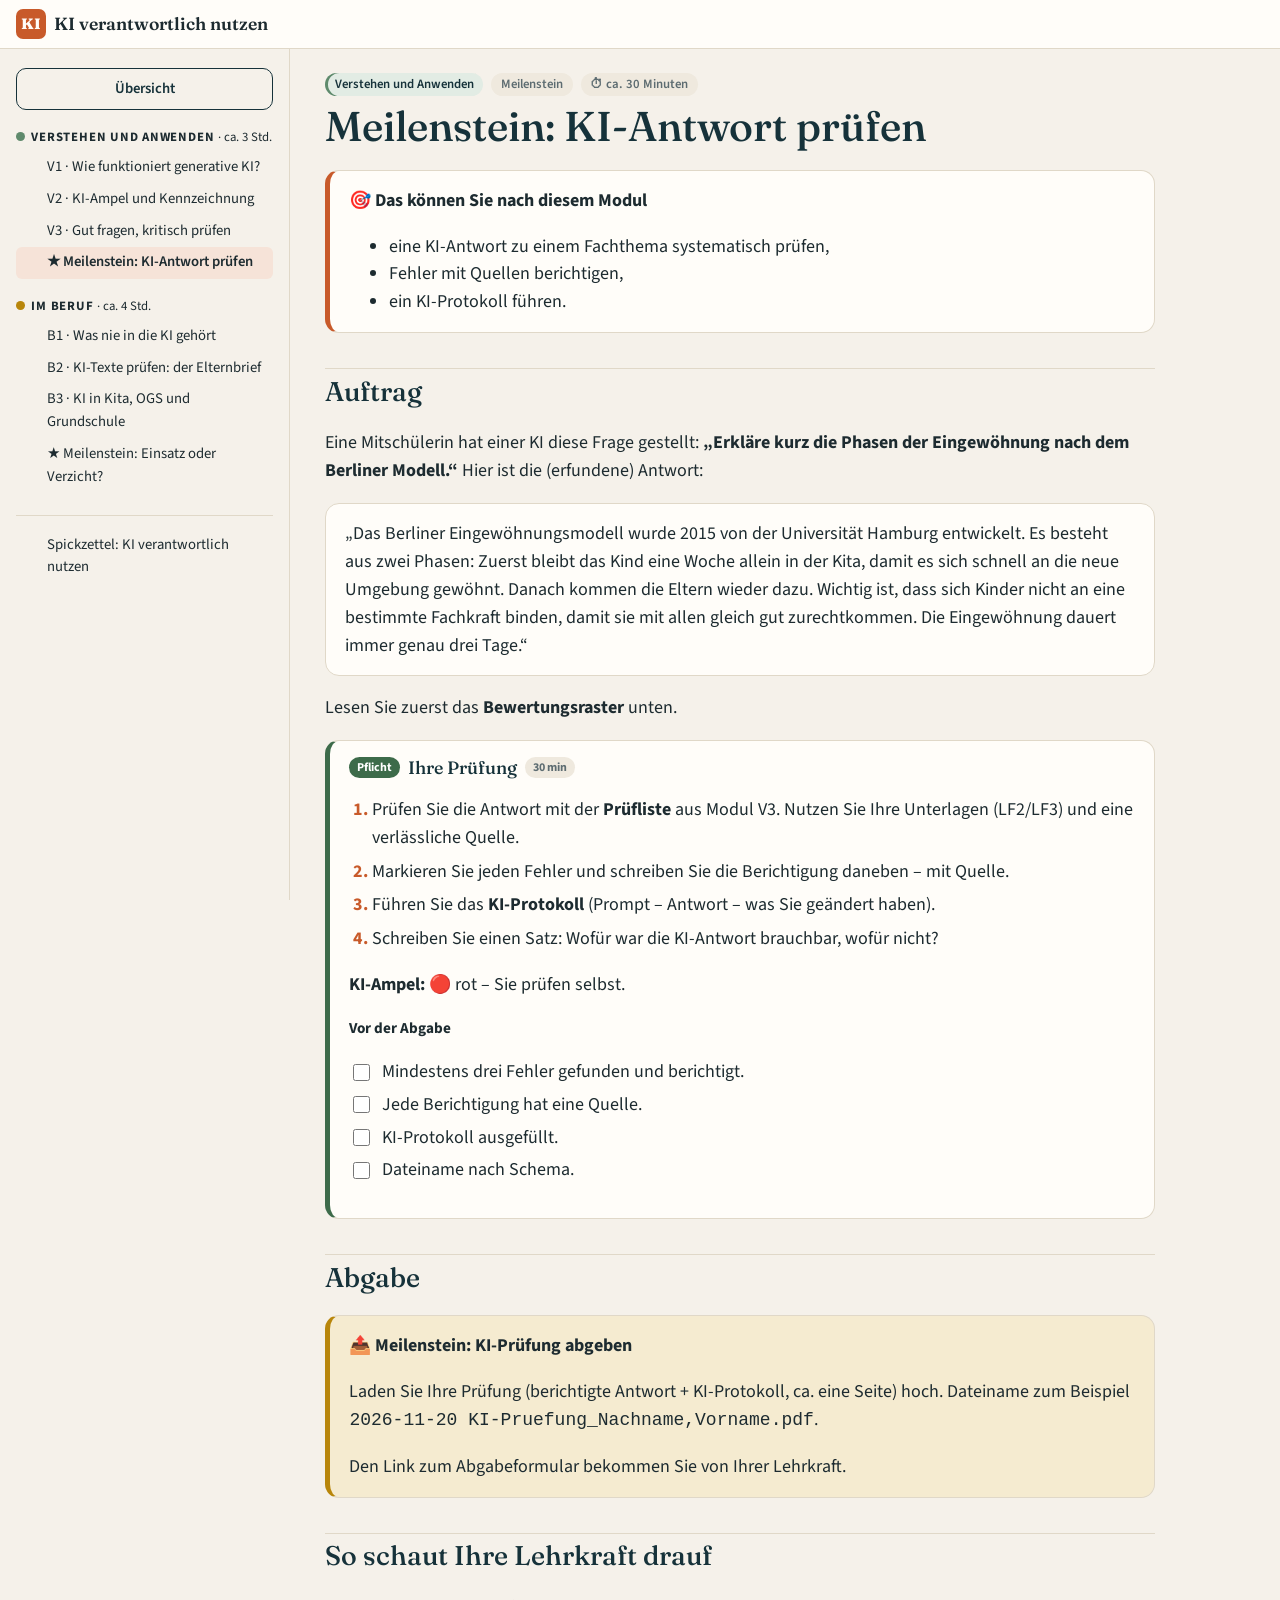
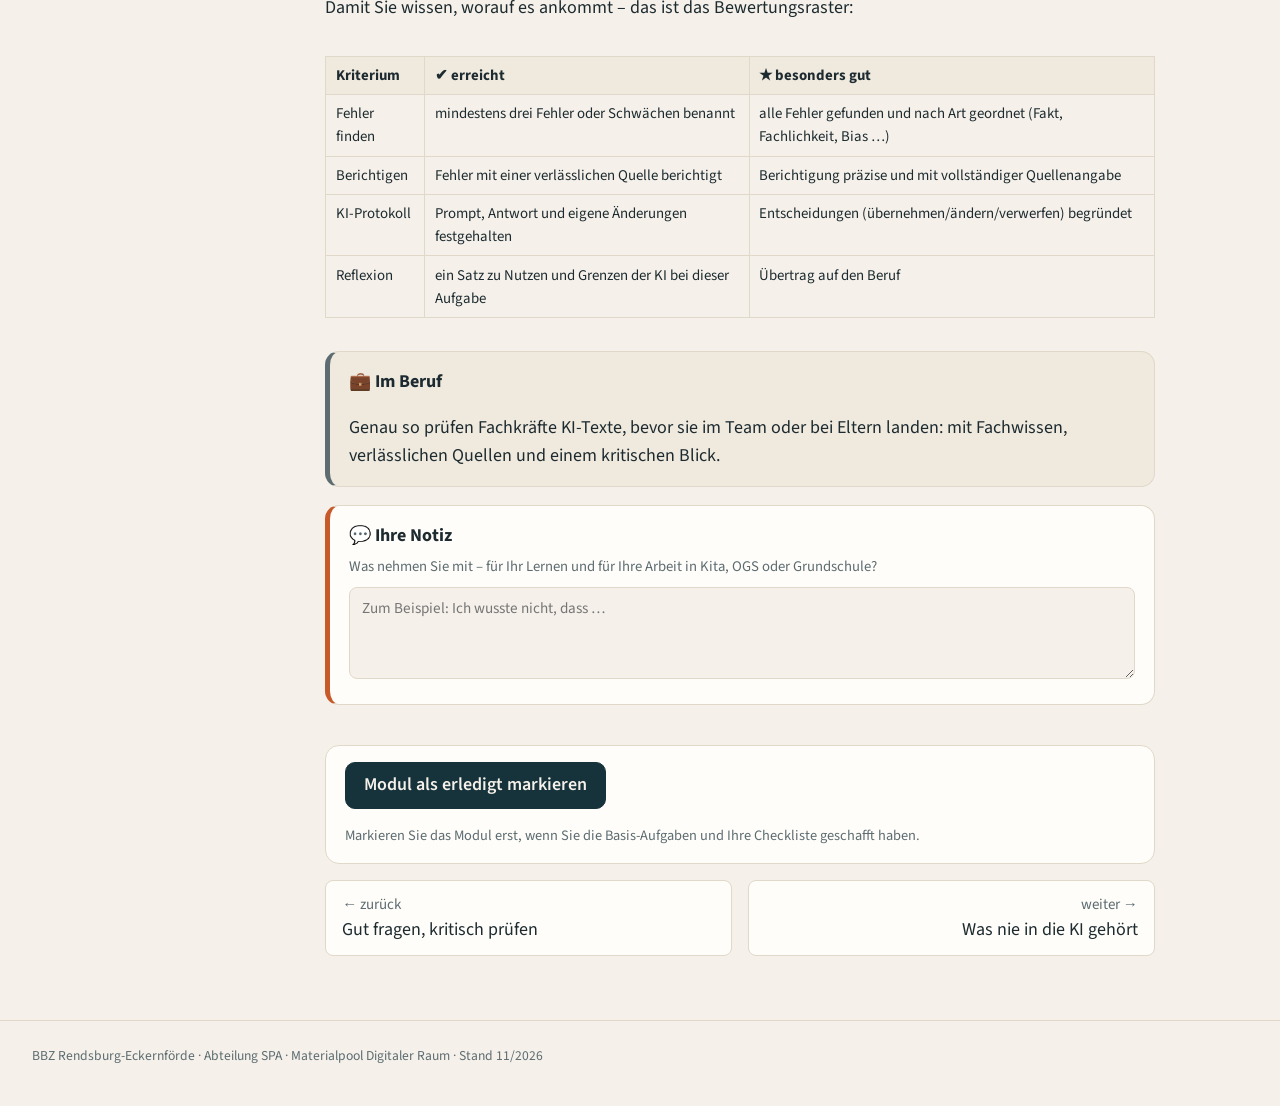
<file: docs/vm-meilenstein-ki-antwort-prufen.html>
<!doctype html>
<html lang="de">
<head>
<meta charset="utf-8">
<meta name="viewport" content="width=device-width, initial-scale=1">
<title>Meilenstein: KI-Antwort prüfen – KI verantwortlich nutzen</title>
<link rel="stylesheet" href="assets/css/style.css">
<link rel="stylesheet" href="assets/css/kurs.css">
<script src="assets/js/kurs.js"></script>
<script src="assets/js/medien.js" defer></script>
<script src="assets/js/app.js" defer></script>
</head>
<body data-module="vm">
<header id="topbar"></header>
<div class="layout">
<nav id="sidebar" aria-label="Lernpfad"></nav>
<main>
<div class="box goals"><div class="box-title">🎯 Das können Sie nach diesem Modul</div><ul><li>eine KI-Antwort zu einem Fachthema systematisch prüfen,</li><li>Fehler mit Quellen berichtigen,</li><li>ein KI-Protokoll führen.</li></ul></div><h2>Auftrag</h2>
<p>Eine Mitschülerin hat einer KI diese Frage gestellt: <strong>„Erkläre kurz die Phasen der Eingewöhnung nach dem Berliner Modell.“</strong> Hier ist die (erfundene) Antwort:</p>
<div class="box plain"><p>„Das Berliner Eingewöhnungsmodell wurde 2015 von der Universität Hamburg entwickelt. Es besteht aus zwei Phasen: Zuerst bleibt das Kind eine Woche allein in der Kita, damit es sich schnell an die neue Umgebung gewöhnt. Danach kommen die Eltern wieder dazu. Wichtig ist, dass sich Kinder nicht an eine bestimmte Fachkraft binden, damit sie mit allen gleich gut zurechtkommen. Die Eingewöhnung dauert immer genau drei Tage.“</p>
</div><p>Lesen Sie zuerst das <strong>Bewertungsraster</strong> unten.</p>
<div class="box task basis"><div class="task-head"><span class="lvl basis">Pflicht</span><h3>Ihre Prüfung</h3><span class="lvl time">30 min</span></div><div class="schritte"><ol class="steps">
<li>Prüfen Sie die Antwort mit der <strong>Prüfliste</strong> aus Modul V3. Nutzen Sie Ihre Unterlagen (LF2/LF3) und eine verlässliche Quelle.</li>
<li>Markieren Sie jeden Fehler und schreiben Sie die Berichtigung daneben – mit Quelle.</li>
<li>Führen Sie das <strong>KI-Protokoll</strong> (Prompt – Antwort – was Sie geändert haben).</li>
<li>Schreiben Sie einen Satz: Wofür war die KI-Antwort brauchbar, wofür nicht?</li>
</ol>
</div><p><strong>KI-Ampel:</strong> 🔴 rot – Sie prüfen selbst.</p>
<div class="checkliste"><div class="check-title">Vor der Abgabe</div><ul class="check">
<li>Mindestens drei Fehler gefunden und berichtigt.</li>
<li>Jede Berichtigung hat eine Quelle.</li>
<li>KI-Protokoll ausgefüllt.</li>
<li>Dateiname nach Schema.</li>
</ul>
</div></div><h2>Abgabe</h2><div class="box download"><div class="box-title">📤 Meilenstein: KI-Prüfung abgeben</div><p>Laden Sie Ihre Prüfung (berichtigte Antwort + KI-Protokoll, ca. eine Seite) hoch. Dateiname zum Beispiel <code>2026-11-20 KI-Pruefung_Nachname,Vorname.pdf</code>.</p>
<div class="abgabe" data-option="Meilenstein: KI-Antwort prüfen"></div></div>
<h2>So schaut Ihre Lehrkraft drauf</h2><p>Damit Sie wissen, worauf es ankommt – das ist das Bewertungsraster:</p><div class="table-wrap"><table><tr><th>Kriterium</th><th>✔ erreicht</th><th>★ besonders gut</th></tr><tr><td>Fehler finden</td><td>mindestens drei Fehler oder Schwächen benannt</td><td>alle Fehler gefunden und nach Art geordnet (Fakt, Fachlichkeit, Bias …)</td></tr><tr><td>Berichtigen</td><td>Fehler mit einer verlässlichen Quelle berichtigt</td><td>Berichtigung präzise und mit vollständiger Quellenangabe</td></tr><tr><td>KI-Protokoll</td><td>Prompt, Antwort und eigene Änderungen festgehalten</td><td>Entscheidungen (übernehmen/ändern/verwerfen) begründet</td></tr><tr><td>Reflexion</td><td>ein Satz zu Nutzen und Grenzen der KI bei dieser Aufgabe</td><td>Übertrag auf den Beruf</td></tr></table></div>
<div class="box note"><div class="box-title">💼 Im Beruf</div><p>Genau so prüfen Fachkräfte KI-Texte, bevor sie im Team oder bei Eltern landen: mit Fachwissen, verlässlichen Quellen und einem kritischen Blick.</p>
</div>
</main>
</div>
<footer class="site">BBZ Rendsburg-Eckernförde · Abteilung SPA · Materialpool Digitaler Raum · Stand 11/2026</footer>
</body>
</html>
</file>
<file: docs/assets/css/style.css>
/* Lernpfad-Baukasten – gemeinsames Design aller Lernpfade (BBZ Rendsburg-Eckernförde).
   Kursspezifisches (Farben der Stufen und Varianten) steht in kurs.css, die bauen.py erzeugt.
   Schriften lokal eingebunden (SIL Open Font License, siehe assets/fonts/). */

@font-face {
  font-family: "Fraunces"; font-style: normal; font-display: swap; font-weight: 100 900;
  src: url(../fonts/fraunces-latin-opsz-normal.woff2) format("woff2-variations");
}
@font-face {
  font-family: "Source Sans 3"; font-style: normal; font-display: swap; font-weight: 200 900;
  src: url(../fonts/source-sans-3-latin-wght-normal.woff2) format("woff2-variations");
}
@font-face {
  font-family: "Source Sans 3"; font-style: italic; font-display: swap; font-weight: 200 900;
  src: url(../fonts/source-sans-3-latin-wght-italic.woff2) format("woff2-variations");
}

:root {
  --bg: #f5f1ea;
  --surface: #fffdf9;
  --surface-2: #efe9de;
  --text: #1d2b30;
  --deep: #16323a;
  --muted: #5d6c71;
  --border: #e0d8c8;
  --accent: #c85a2a;
  --accent-soft: #f6e3d8;
  /* Farbplätze für Stufen (kurs.css ordnet die Stufen zu) */
  --lv-1: #5f8a6c; --lv-1-soft: #e2ece4;
  --lv-2: #b8860b; --lv-2-soft: #f5ebd0;
  --lv-3: #c85a2a; --lv-3-soft: #f6e3d8;
  --lv-4: #2b6f7c; --lv-4-soft: #dcecef;
  --lv-5: #7a5a9a; --lv-5-soft: #ece4f3;
  --ok: #3d7a4d;
  --ok-soft: #e2eee4;
  --warn: #7d5e08;
  --warn-soft: #fbf0d2;
  --bad: #b8402f;
  --bad-soft: #f8e1dc;
  /* Farbplätze für Varianten des Umschalters (z. B. zwei Programme) */
  --v-1: #b7472a;
  --v-2: #2b6f7c;
  --v-3: #7a5a9a;
  --hl: #d99a1e;
  --radius: 14px;
  --shadow: none;
  --font: "Source Sans 3", Arial, sans-serif;
  --font-head: "Fraunces", Georgia, serif;
}

@media (prefers-color-scheme: dark) {
  :root {
    --bg: #121c1f;
    --surface: #1a272b;
    --surface-2: #223237;
    --text: #e7ecec;
    --deep: #cfe0e2;
    --muted: #9fb0b4;
    --border: #2c3d42;
    --accent: #ec8a5a;
    --accent-soft: #3a2820;
    --lv-1: #8fbf9b; --lv-1-soft: #1f3327;
    --lv-2: #e2b34a; --lv-2-soft: #3a3016;
    --lv-3: #ec8a5a; --lv-3-soft: #3a2820;
    --lv-4: #6cc3d1; --lv-4-soft: #17333a;
    --lv-5: #b99ad8; --lv-5-soft: #2d2438;
    --ok: #8fbf9b; --ok-soft: #1f3327;
    --warn: #e2b34a; --warn-soft: #3a3016;
    --bad: #f08a7a; --bad-soft: #3d201c;
    --v-1: #f08a6a;
    --v-2: #6cc3d1;
    --v-3: #b99ad8;
    --hl: #e2b34a;
  }
}

* { box-sizing: border-box; }
html { scroll-behavior: smooth; }
body {
  margin: 0;
  background: var(--bg);
  color: var(--text);
  font-family: var(--font);
  font-size: 18px;
  line-height: 1.55;
}
img { max-width: 100%; height: auto; }
a { color: var(--accent); }
h1, h2, h3 { font-family: var(--font-head); font-weight: 500; color: var(--deep); line-height: 1.15; }
h4 { line-height: 1.25; }
h2 { margin-top: 2.2rem; padding-top: .4rem; border-top: 1px solid var(--border); }
h3 { margin-top: 1.6rem; }

/* ---------- Kopfzeile ---------- */
.topbar {
  position: sticky; top: 0; z-index: 20;
  display: flex; align-items: center; gap: 1rem; flex-wrap: wrap;
  padding: .55rem 1rem;
  background: var(--surface);
  border-bottom: 1px solid var(--border);
}
.brand { font-family: var(--font-head); font-weight: 600; font-size: 1.1rem; text-decoration: none; color: var(--text); display: flex; align-items: center; gap: .5rem; }
.brand .logo {
  width: 30px; height: 30px; border-radius: 7px; background: var(--accent); color: var(--surface);
  display: grid; place-items: center; font-size: 15px; font-weight: 800;
}
.topbar .spacer { flex: 1; }
.menu-btn { display: none; }

.app-switch { display: inline-flex; border: 1px solid var(--border); border-radius: 999px; overflow: hidden; }
.app-switch button {
  border: 0; background: transparent; color: var(--text); font: inherit; font-size: .88rem;
  padding: .3rem .8rem; cursor: pointer;
}
.app-switch button[aria-pressed="true"] { background: var(--text); color: var(--bg); }
.app-switch-label { font-size: .85rem; color: var(--muted); }
@media (max-width: 560px) { .app-switch-label { display: none; } }

/* ---------- Layout ---------- */
.layout { display: grid; grid-template-columns: 290px minmax(0, 1fr); max-width: 1320px; margin: 0 auto; }
.layout.wide { grid-template-columns: minmax(0, 1fr); }
#sidebar {
  position: sticky; top: var(--topbar-h, 52px); align-self: start;
  height: calc(100vh - var(--topbar-h, 52px)); overflow-y: auto; overscroll-behavior: contain;
  padding: 1.2rem 1rem 2rem; border-right: 1px solid var(--border);
  font-size: .92rem;
}
#sidebar h4 { margin: 1.2rem 0 .4rem; font-size: .8rem; text-transform: uppercase; letter-spacing: .06em; }
#sidebar h4 .dot { display: inline-block; width: 9px; height: 9px; border-radius: 50%; margin-right: .4rem; }
#sidebar ul { list-style: none; margin: 0; padding: 0; }
#sidebar li a {
  display: flex; gap: .45rem; align-items: baseline;
  padding: .28rem .5rem; border-radius: 6px; text-decoration: none; color: var(--text);
}
#sidebar li a:hover { background: var(--surface-2); }
#sidebar li a.current { background: var(--accent-soft); font-weight: 600; }
#sidebar li a .tick { width: 1.1em; flex: none; color: var(--ok); }
#sidebar .extra { margin-top: 1.4rem; border-top: 1px solid var(--border); padding-top: .8rem; }

main { padding: 1.5rem 2.2rem 4rem; max-width: 900px; width: 100%; }
.layout.wide main { max-width: 1100px; margin: 0 auto; }

@media (max-width: 900px) {
  .layout { grid-template-columns: minmax(0, 1fr); }
  #sidebar {
    display: none; position: fixed; top: var(--topbar-h, 52px); left: 0; right: 0; bottom: 0;
    height: auto; max-height: none; align-self: stretch; z-index: 15;
    background: var(--surface); border: 0; -webkit-overflow-scrolling: touch;
  }
  body.nav-open #sidebar { display: block; }
  body.nav-open { overflow: hidden; }
  .menu-btn { display: inline-block; border: 1px solid var(--border); background: var(--surface); color: var(--text); border-radius: 8px; padding: .25rem .6rem; font: inherit; }
  main { padding: 1rem 16px 3rem; }
  body { font-size: 16px; }
}

/* ---------- Modulkopf ---------- */
.mod-head { margin-bottom: 1.2rem; }
.badges { display: flex; gap: .5rem; flex-wrap: wrap; margin-bottom: .4rem; }
.badge {
  display: inline-block; font-size: .8rem; font-weight: 600; padding: .12rem .6rem; border-radius: 999px;
  background: var(--surface-2); color: var(--muted);
}
.mod-head h1 { margin: .3rem 0 .4rem; font-size: clamp(1.9rem, 4.5vw, 2.6rem); }

/* ---------- Kästen ---------- */
.box {
  background: var(--surface); border: 1px solid var(--border); border-radius: var(--radius);
  padding: 1rem 1.2rem; margin: 1.1rem 0; box-shadow: var(--shadow);
}
.box > :first-child { margin-top: 0; }
.box > :last-child { margin-bottom: 0; }
.box .box-title { font-weight: 700; display: flex; gap: .5rem; align-items: center; margin-bottom: .4rem; }
.goals { border-left: 5px solid var(--accent); }
.tip { border-left: 5px solid var(--ok); background: var(--ok-soft); }
.design { border-left: 5px solid var(--hl); background: var(--warn-soft); }
.warn { border-left: 5px solid var(--bad); background: var(--bad-soft); }
.note { border-left: 5px solid var(--muted); background: var(--surface-2); }

/* App-spezifische Anleitungen */
.how { border-top: 4px solid var(--border); }
.how .app-label {
  display: inline-block; font-size: .78rem; font-weight: 700; letter-spacing: .03em; color: var(--surface);
  padding: .1rem .55rem; border-radius: 5px; margin-bottom: .5rem;
}
html[data-app="both"] .both-grid { display: grid; grid-template-columns: 1fr 1fr; gap: 1rem; align-items: start; }
html[data-app="both"] .both-grid > .box { margin: 0; }
@media (max-width: 900px) { html[data-app="both"] .both-grid { display: block; } html[data-app="both"] .both-grid > .box { margin: 1rem 0; } }

ol.steps, .schritte ol { padding-left: 1.4rem; }
ol.steps > li, .schritte ol > li { margin: .35rem 0; }
ol.steps > li::marker, .schritte ol > li::marker { font-weight: 700; color: var(--accent); }

/* Menüpfade und Tasten */
.path { white-space: normal; }
.path .seg {
  display: inline-block; padding: 0 .4rem; margin: .1rem 0; border-radius: 5px;
  background: var(--surface-2); border: 1px solid var(--border); font-weight: 600; font-size: .93em;
}
.path .sep { color: var(--muted); margin: 0 .2rem; }
kbd {
  display: inline-block; font-family: inherit; font-size: .85em; font-weight: 600;
  padding: .02rem .4rem; border: 1px solid var(--border); border-bottom-width: 3px;
  border-radius: 5px; background: var(--surface);
}

/* ---------- Ribbon-Schema ---------- */
figure { margin: 1.1rem 0; }
figcaption { font-size: .88rem; color: var(--muted); margin-top: .35rem; }
.ribbon {
  border: 1px solid var(--border); border-radius: 8px; overflow: hidden;
  background: var(--surface); font-size: .82rem; box-shadow: var(--shadow);
}
.ribbon .rb-title {
  display: flex; align-items: center; gap: .5rem; padding: .25rem .6rem; color: var(--surface); font-weight: 600; font-size: .78rem;
}
.ribbon .rb-tabs { display: flex; flex-wrap: wrap; gap: 0; padding: 0 .3rem; background: var(--surface-2); border-bottom: 1px solid var(--border); }
.ribbon .rb-tab { padding: .25rem .45rem; color: var(--muted); white-space: nowrap; }
.ribbon .rb-tab.on {
  color: var(--text); font-weight: 700; background: var(--surface);
  border: 1px solid var(--border); border-bottom-color: var(--surface); margin-bottom: -1px;
  border-radius: 6px 6px 0 0; outline: 3px solid var(--hl); outline-offset: -3px;
}
.ribbon .rb-body { display: flex; flex-wrap: wrap; gap: .4rem; padding: .55rem; align-items: stretch; }
.ribbon .rb-group {
  display: flex; flex-direction: column; justify-content: space-between;
  border: 1px solid var(--border); border-radius: 6px; padding: .3rem .4rem .2rem; min-width: 60px;
  background: var(--surface);
}
.ribbon .rb-btns { display: flex; flex-wrap: wrap; gap: .25rem; }
.ribbon .rb-btn {
  position: relative; padding: .28rem .5rem; border-radius: 5px; border: 1px solid transparent; white-space: nowrap;
}
.ribbon .rb-btn.on { border: 2px solid var(--hl); background: var(--warn-soft); font-weight: 700; }
.ribbon .rb-btn .num {
  position: absolute; top: -9px; right: -9px; width: 18px; height: 18px; border-radius: 50%;
  background: var(--hl); color: #111; font-size: .7rem; font-weight: 800; display: grid; place-items: center;
}
.ribbon .rb-glabel { text-align: center; color: var(--muted); font-size: .72rem; margin-top: .25rem; }
.ribbon .rb-menu {
  margin: 0 .5rem .6rem auto; max-width: 320px; border: 1px solid var(--border); border-radius: 6px;
  background: var(--surface); box-shadow: 0 4px 14px rgba(0,0,0,.12); overflow: hidden;
}
.ribbon .rb-menu .rb-mhead { font-size: .72rem; color: var(--muted); padding: .3rem .6rem 0; }
.ribbon .rb-menu div.it { padding: .25rem .6rem; }
.ribbon .rb-menu div.it.on { background: var(--warn-soft); font-weight: 700; border-left: 4px solid var(--hl); }

/* rechte Seitenleiste (OnlyOffice) bzw. Aufgabenbereich (PowerPoint) */
.sidepanel {
  max-width: 340px; border: 1px solid var(--border); border-radius: 8px; background: var(--surface);
  font-size: .82rem; box-shadow: var(--shadow); overflow: hidden;
}
.sidepanel .sp-head { padding: .35rem .7rem; font-weight: 700; color: var(--surface); }
.sidepanel .sp-row { padding: .25rem .7rem; border-top: 1px solid var(--border); }
.sidepanel .sp-row.h { color: var(--muted); font-size: .72rem; text-transform: uppercase; letter-spacing: .05em; background: var(--surface-2); }
.sidepanel .sp-row.on { background: var(--warn-soft); font-weight: 700; border-left: 4px solid var(--hl); }

/* Screenshot-Platzhalter */
.shot img { border: 1px solid var(--border); border-radius: 8px; display: block; cursor: zoom-in; }
.shot .placeholder {
  border: 2px dashed var(--border); border-radius: 8px; padding: 1rem; background: var(--surface-2);
  color: var(--muted); font-size: .88rem;
}
.shot .placeholder strong { color: var(--text); }
.shot .placeholder code { font-size: .8rem; word-break: break-all; }

/* ---------- Videos ---------- */
.media { display: grid; gap: .6rem; }
.media-item {
  display: flex; gap: .8rem; align-items: flex-start; padding: .6rem .8rem;
  border: 1px solid var(--border); border-radius: 8px; background: var(--surface); text-decoration: none; color: var(--text);
}
.media-item:hover { border-color: var(--accent); }
.media-item .ico {
  flex: none; width: 36px; height: 36px; border-radius: 8px; display: grid; place-items: center; color: var(--surface); font-size: 1rem;
}
.media-item .meta { font-size: .8rem; color: var(--muted); }
.media-item .t { font-weight: 600; }

/* ---------- Aufgaben ---------- */
.task { border-left: 5px solid var(--accent); }
.task .task-head { display: flex; flex-wrap: wrap; gap: .5rem; align-items: center; margin-bottom: .3rem; }
.task .task-head h3 { margin: 0; font-size: 1.12rem; }
.lvl {
  font-size: .75rem; font-weight: 700; padding: .08rem .5rem; border-radius: 999px; color: #fff;
}
.lvl.basis { background: #3d6b4a; }
.lvl.plus { background: #2b5d78; }
.lvl.kreativ { background: #8a3f6e; }
.lvl.time { background: var(--surface-2); color: var(--muted); }
.task.basis { border-left-color: #3d6b4a; }
.task.plus { border-left-color: #2b5d78; }
.task.kreativ { border-left-color: #8a3f6e; }

ul.check { list-style: none; padding-left: 0; }
ul.check li { display: flex; gap: .55rem; align-items: flex-start; margin: .3rem 0; }
ul.check input { margin-top: .35rem; width: 1.05rem; height: 1.05rem; accent-color: var(--ok); flex: none; }
ul.check li.done label { color: var(--muted); }
.check-title { font-weight: 700; margin-top: .8rem; font-size: .95rem; }

details {
  border: 1px solid var(--border); border-radius: 8px; padding: .5rem .8rem; margin: .7rem 0; background: var(--surface);
}
details summary { cursor: pointer; font-weight: 600; }
details[open] summary { margin-bottom: .4rem; }

/* ---------- Quiz ---------- */
.quiz { border-left: 5px solid var(--lv-2); }
.quiz .q { font-weight: 600; margin: .8rem 0 .3rem; }
.quiz ol { list-style: none; padding: 0; margin: 0; display: grid; gap: .35rem; }
.quiz li button {
  width: 100%; text-align: left; font: inherit; color: var(--text); cursor: pointer;
  padding: .4rem .7rem; border: 1px solid var(--border); border-radius: 7px; background: var(--surface);
}
.quiz li button:hover { border-color: var(--lv-2); }
.quiz li button.right { background: var(--ok-soft); border-color: var(--ok); }
.quiz li button.wrong { background: var(--bad-soft); border-color: var(--bad); }
.quiz .fb { min-height: 1.4em; margin: .3rem 0 .6rem; font-size: .92rem; }

/* ---------- Notizen, Selbstcheck, Ampel ---------- */
textarea {
  width: 100%; min-height: 80px; font: inherit; font-size: .95rem; padding: .6rem .7rem;
  border-radius: 8px; border: 1px solid var(--border); background: var(--bg); color: var(--text); resize: vertical;
}
.note-box { border-left: 5px solid var(--accent); }
.selfcheck .scq { margin: 0 0 1rem; }
.selfcheck .scq p { margin: 0 0 .4rem; font-weight: 600; }
.opts { display: flex; flex-wrap: wrap; gap: .5rem; }
.opts label {
  display: flex; align-items: center; gap: .4rem; padding: .35rem .85rem; cursor: pointer;
  border: 1px solid var(--border); border-radius: 999px; background: var(--bg);
}
.opts input { accent-color: var(--accent); }
.opts label:has(input:checked) { border-color: var(--accent); background: var(--accent-soft); }
#suggest { min-height: 1.6em; margin: .2rem 0 0; }
.ampel { display: grid; gap: .5rem; margin: .6rem 0; }
.ampel > div { display: flex; gap: .6rem; align-items: flex-start; padding: .5rem .7rem; border-radius: 8px; background: var(--surface); border: 1px solid var(--border); }
.ampel .dot { flex: none; width: 13px; height: 13px; border-radius: 50%; margin-top: .4rem; }
.ampel .g { background: #16a34a; } .ampel .y { background: #eab308; } .ampel .r { background: #dc2626; }

/* ---------- Abschluss & Pager ---------- */
.done-wrap { margin: 2.5rem 0 1rem; padding: 1rem 1.2rem; border-radius: var(--radius); background: var(--surface); border: 1px solid var(--border); display: flex; gap: 1rem; align-items: center; flex-wrap: wrap; }
.btn {
  display: inline-block; font: inherit; font-weight: 600; cursor: pointer; text-decoration: none;
  padding: .55rem 1.1rem; border-radius: 10px; border: 1px solid var(--deep); background: var(--deep); color: var(--bg);
}
.btn.secondary { background: transparent; color: var(--deep); }
.btn.is-done { background: var(--ok); border-color: var(--ok); }
.pager { display: flex; justify-content: space-between; gap: 1rem; margin-top: 1rem; }
.pager a { flex: 1; padding: .7rem 1rem; border: 1px solid var(--border); border-radius: 8px; text-decoration: none; color: var(--text); background: var(--surface); }
.pager a:hover { border-color: var(--accent); }
.pager a small { display: block; color: var(--muted); }
.pager a.next { text-align: right; }

/* ---------- Startseite ---------- */
.hero { padding: 2rem 0 1rem; }
.hero { position: relative; }
.hero h1 { font-size: clamp(2.2rem, 6vw, 3.4rem); margin: 0 0 .5rem; max-width: 16ch; }
.hero .logo-bbz { position: absolute; top: 1.2rem; right: 0; width: 120px; height: auto; border-radius: 6px; }
@media (max-width: 560px) { .hero .logo-bbz { width: 84px; top: .8rem; } .hero h1 { max-width: 11ch; } }
.hero p.lead { font-size: 1.15rem; color: var(--muted); max-width: 60ch; }
.levels { display: grid; grid-template-columns: repeat(3, 1fr); gap: 1rem; margin: 1.5rem 0; }
.levels.two { grid-template-columns: repeat(2, 1fr); }
@media (max-width: 900px) { .levels, .levels.two { grid-template-columns: 1fr; } }
.level-card {
  background: var(--surface); border: 1px solid var(--border); border-radius: var(--radius); padding: 1.1rem 1.2rem;
  border-top: 6px solid var(--border); box-shadow: var(--shadow); display: flex; flex-direction: column;
}
.level-card h2 { border: 0; margin: 0 0 .3rem; padding: 0; }
.level-card ul { padding-left: 1.1rem; margin: .5rem 0 1rem; font-size: .93rem; }
.level-card .btn { margin-top: auto; align-self: flex-start; }
.progress { height: 8px; border-radius: 99px; background: var(--surface-2); overflow: hidden; margin: .4rem 0 .2rem; }
.progress > span { display: block; height: 100%; background: var(--ok); width: 0; transition: width .3s; }
.progress-label { font-size: .8rem; color: var(--muted); }

table { border-collapse: collapse; width: 100%; font-size: .93rem; margin: 1rem 0; }
th, td { border: 1px solid var(--border); padding: .45rem .6rem; text-align: left; vertical-align: top; }
th { background: var(--surface-2); }
.table-wrap { overflow-x: auto; }

.status { font-size: .75rem; font-weight: 700; padding: .05rem .45rem; border-radius: 99px; white-space: nowrap; }
.status.ok { background: var(--ok-soft); color: var(--ok); }
.status.open { background: var(--warn-soft); color: var(--warn); }

footer.site { max-width: 1320px; margin: 0 auto; padding: 1.5rem 2rem 2.5rem; color: var(--muted); font-size: .85rem; border-top: 1px solid var(--border); }

@media print {
  .topbar, #sidebar, .pager, .done-wrap, .app-switch { display: none !important; }
  .layout { display: block; }
  details { break-inside: avoid; }
  details:not([open]) > *:not(summary) { display: none; }
}

/* Übungsdateien */
.download { border-left: 5px solid var(--lv-2); background: var(--lv-2-soft); }
.download .btn { margin-top: .2rem; }

/* Dateinamen-Schema (Farben wie im Tafelbild) */
:root { --fn-ordner: #2e8b3a; --fn-datum: #c62828; --fn-titel: #1565c0; --fn-typ: #c77700; }
@media (prefers-color-scheme: dark) { :root { --fn-ordner: #7fd18a; --fn-datum: #ff8a80; --fn-titel: #82b1ff; --fn-typ: #ffb74d; } }
.fn-ordner { color: var(--fn-ordner); font-weight: 700; }
.fn-datum { color: var(--fn-datum); font-weight: 700; }
.fn-titel { color: var(--fn-titel); font-weight: 700; }
.fn-typ, .fn-version { color: var(--fn-typ); font-weight: 700; }
.fn-demo { font-family: ui-monospace, Consolas, monospace; font-size: .95rem; background: var(--surface); border: 1px solid var(--border); border-radius: 8px; padding: .7rem .9rem; margin: .5rem 0; overflow-x: auto; }
.fn-demo .fn-line { padding-left: 1.5rem; white-space: nowrap; }
.fn-legend { margin: .4rem 0 .6rem; }

/* Moodle-Paket (SCORM): Hinweise statt Links auf andere Module */
.pkg-hint { margin: 0 0 .8rem; font-size: .9rem; color: var(--muted); }
.pkg-link { text-decoration: underline dotted; cursor: help; }
/* Moodle-Paket: Kursnavigation aus Moodle */
.course-nav .nav-sub { margin: .35rem 0 .2rem; }
.course-nav .nav-sub-title { display: block; font-size: .78rem; font-weight: 700; color: var(--muted); padding: .2rem .5rem; }
.course-nav .nav-sub ul { margin: 0 0 0 .4rem; padding-left: .4rem; border-left: 2px solid var(--border); }
.course-nav .nav-sub.locked span, .course-nav .nav-locked { display: flex; gap: .4rem; padding: .35rem .5rem; color: var(--muted); opacity: .75; font-size: .9rem; }
.course-nav .nav-ico { font-size: .85em; }
.pager .pkg-locked { flex: 1; padding: .7rem 1rem; border: 1px dashed var(--border); border-radius: 8px; color: var(--muted); text-align: right; cursor: default; }
.pager .pkg-locked small { display: block; }
.pager .pkg-locked small:last-child { margin-top: .2rem; font-size: .8rem; }
/* Moodle-Startseite „Mein Lernpfad“ */
.continue-box { border-left: 5px solid var(--accent); }
.continue-main { margin: .4rem 0 0; }
.btn.big { font-size: 1.15rem; padding: .8rem 1.4rem; }
.unit-list { list-style: none; padding-left: 0 !important; }
.unit-list li { margin: .15rem 0; }
.muted { color: var(--muted); }
/* Einstufungstest */
.tq ol { list-style: none; padding: 0; margin: 0; display: grid; gap: .35rem; }
.tq li label { display: flex; gap: .5rem; align-items: baseline; padding: .5rem .8rem; border: 1px solid var(--border); border-radius: 8px; background: var(--surface); cursor: pointer; }
.tq li label:hover { border-color: var(--lv-2); }
.tq li label.right { background: var(--ok-soft); border-color: var(--ok); }
.tq li label.wrong { background: var(--bad-soft); border-color: var(--bad); }
.tq .q { font-weight: 600; margin: 1rem 0 .3rem; }
.tq .fb { min-height: 1.2em; margin: .3rem 0 .6rem; font-size: .92rem; }
/* Moodle-Paket: Umschalter Kompaktmodus (Moodle-Kopfzeile aus/ein) */
.kompakt-btn { border: 1px solid var(--border); background: var(--surface); color: var(--text); border-radius: 8px; padding: .2rem .55rem; font: inherit; font-size: 1.05rem; line-height: 1.2; cursor: pointer; margin-left: .4rem; }
.kompakt-btn:hover { border-color: var(--accent); }
/* Zugang (zugang.js, nur Web-Version): Sperrmaske, Code-Feld auf der Übersicht, Schlüssel-Kasten */
html.lp-gesperrt body > *:not(.lp-zugang), html.lp-teil-gesperrt main { visibility: hidden; }
.lp-zugang { position: fixed; inset: 0; z-index: 1000; display: flex; align-items: center; justify-content: center; padding: 16px; background: color-mix(in srgb, var(--bg) 92%, transparent); }
.lp-zugang-box { width: min(420px, 100%); background: var(--surface); color: var(--text); border: 1px solid var(--border); border-radius: var(--radius); box-shadow: var(--shadow); padding: 1.6rem 1.5rem 1.2rem; text-align: center; }
.lp-zugang-box h1 { font-size: 1.35rem; margin: .3rem 0 .5rem; }
.lp-zugang-icon { font-size: 2.2rem; line-height: 1; }
.lp-zugang-text { color: var(--muted); margin: 0 0 1rem; }
.lp-zugang-box label { display: block; font-weight: 600; text-align: left; }
.lp-zugang-box input, .lp-codefeld input { width: 100%; box-sizing: border-box; margin-top: .3rem; padding: .55rem .7rem; font: inherit; border: 1px solid var(--border); border-radius: 8px; background: var(--bg); color: var(--text); }
.lp-zugang-fehler { color: var(--bad); min-height: 1.2em; margin: .4rem 0; font-size: .92rem; }
.lp-codefeld { margin: .4rem 0 .8rem; padding: .6rem .7rem; border: 1px dashed var(--border); border-radius: 8px; font-size: .92rem; }
.lp-codefeld label { display: block; margin-bottom: .4rem; }
.lp-codefeld input { max-width: 14rem; margin: .3rem .4rem 0 0; }
.lp-schluessel { border-top-color: var(--hl); }
.lp-schluessel .lp-code code { font-size: 1.25rem; letter-spacing: .06em; padding: .2rem .6rem; }
</file>
<file: docs/assets/css/kurs.css>
/* Erzeugt von bauen.py: Farben der Stufen und Varianten dieses Kurses. */
:root {
  --lv-verstehen: var(--lv-1); --lv-verstehen-soft: var(--lv-1-soft);
  --lv-im-beruf: var(--lv-2); --lv-im-beruf-soft: var(--lv-2-soft);
}
.badge.lv-verstehen { background: var(--lv-verstehen-soft); color: var(--deep); box-shadow: inset 3px 0 0 var(--lv-verstehen); }
.level-card.verstehen { border-top-color: var(--lv-verstehen); }
.badge.lv-im-beruf { background: var(--lv-im-beruf-soft); color: var(--deep); box-shadow: inset 3px 0 0 var(--lv-im-beruf); }
.level-card.im-beruf { border-top-color: var(--lv-im-beruf); }
</file>
